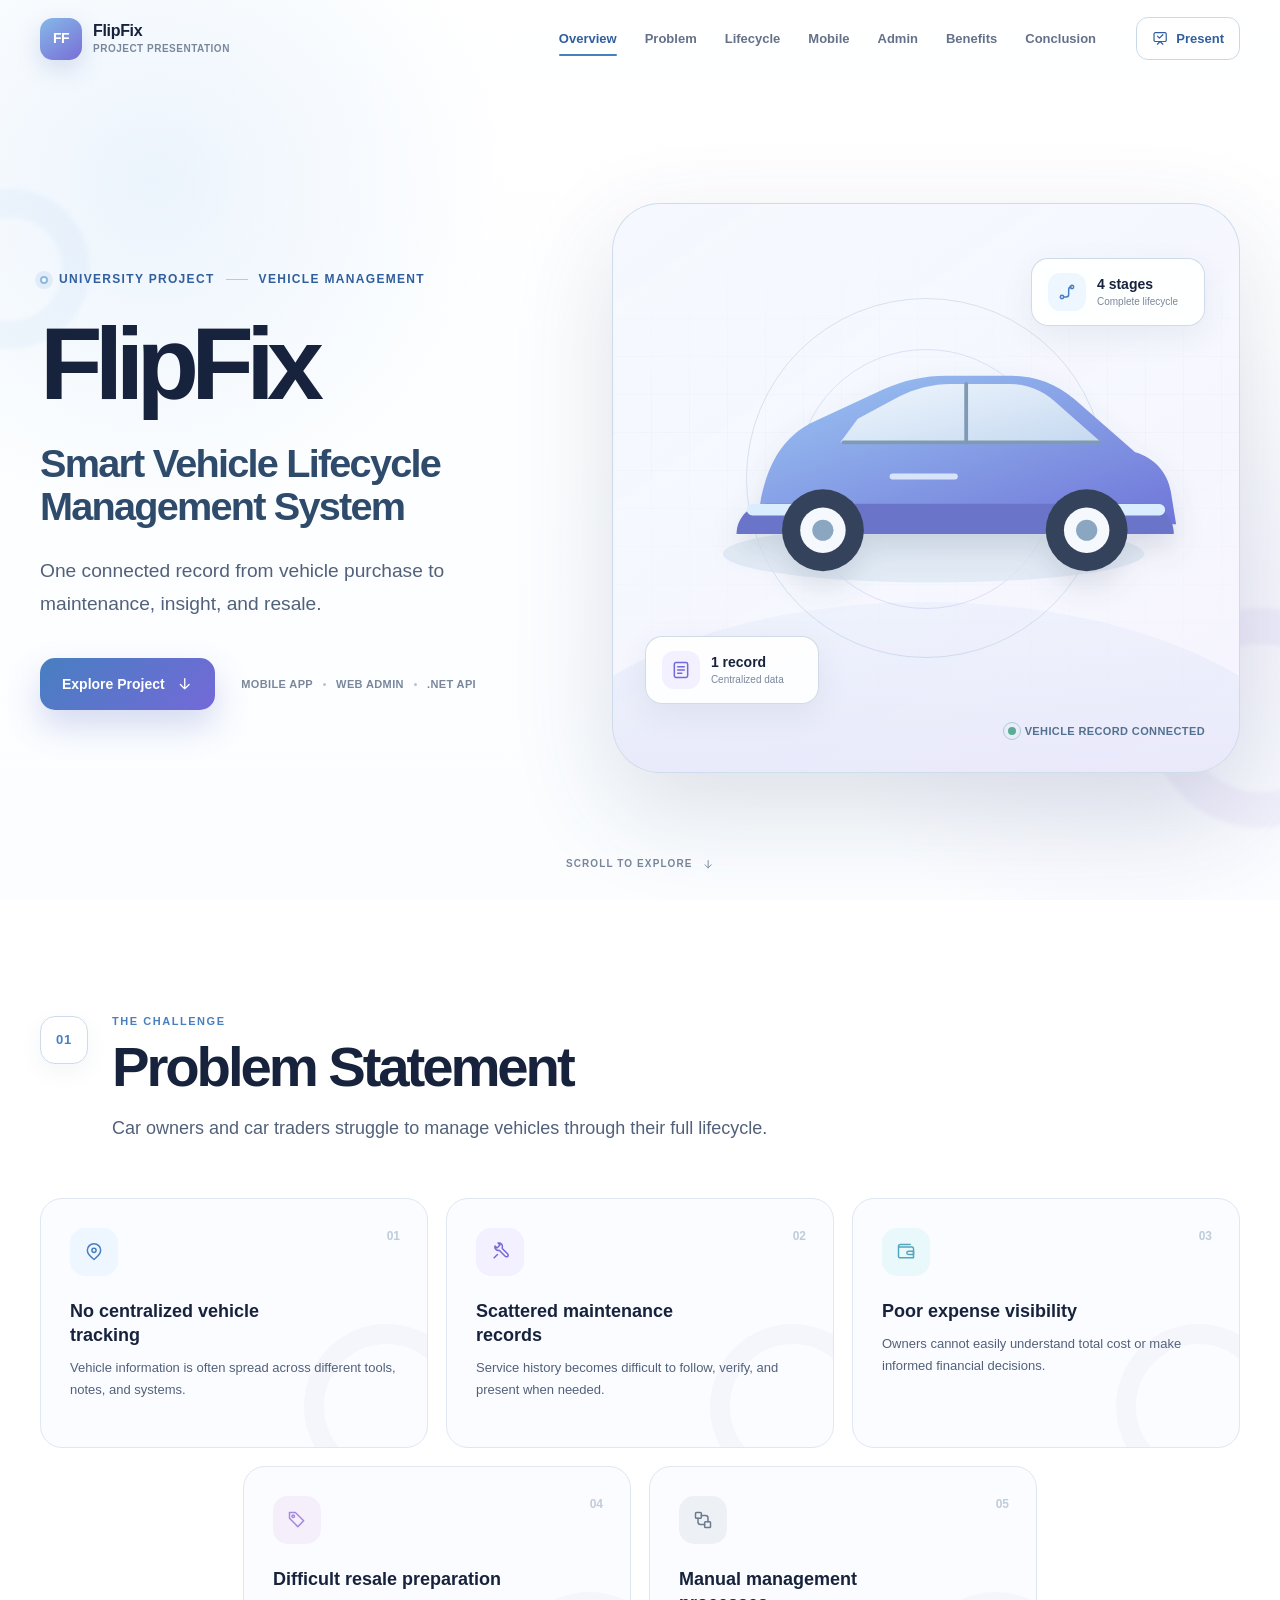
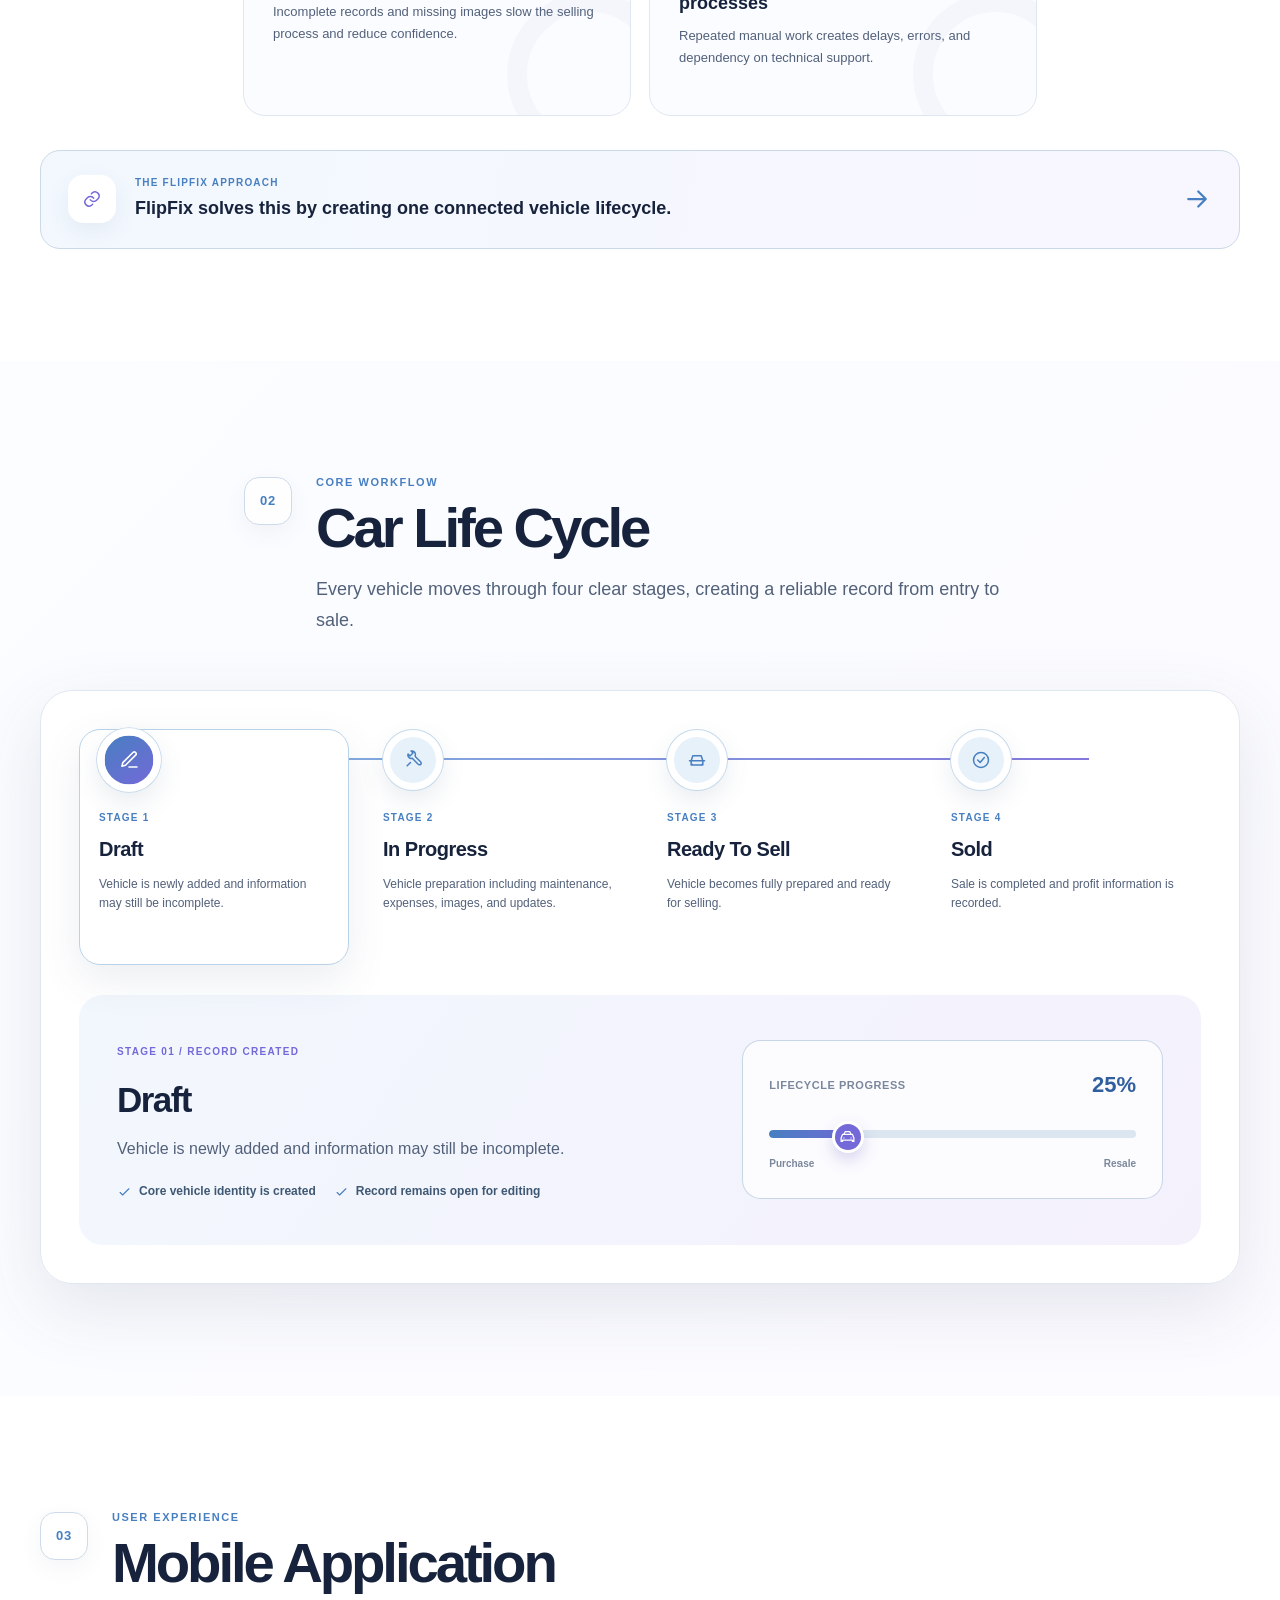
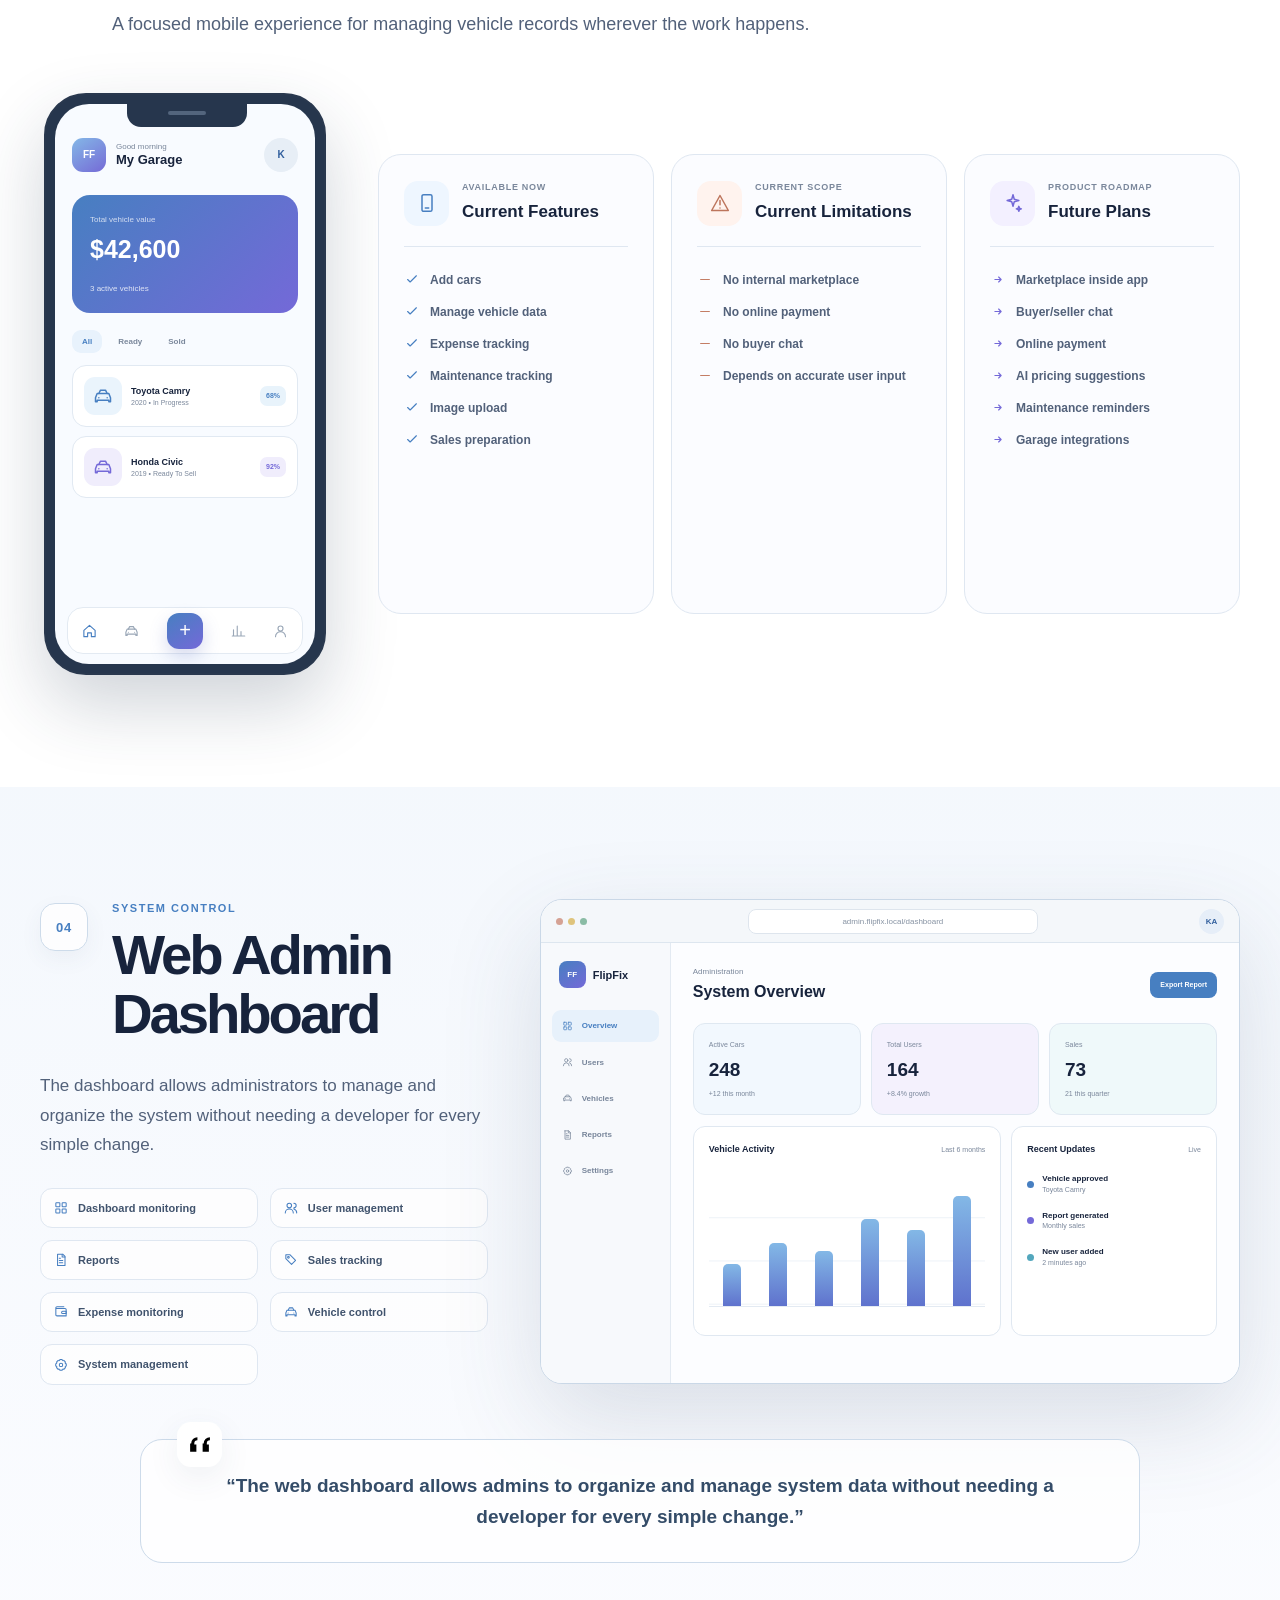
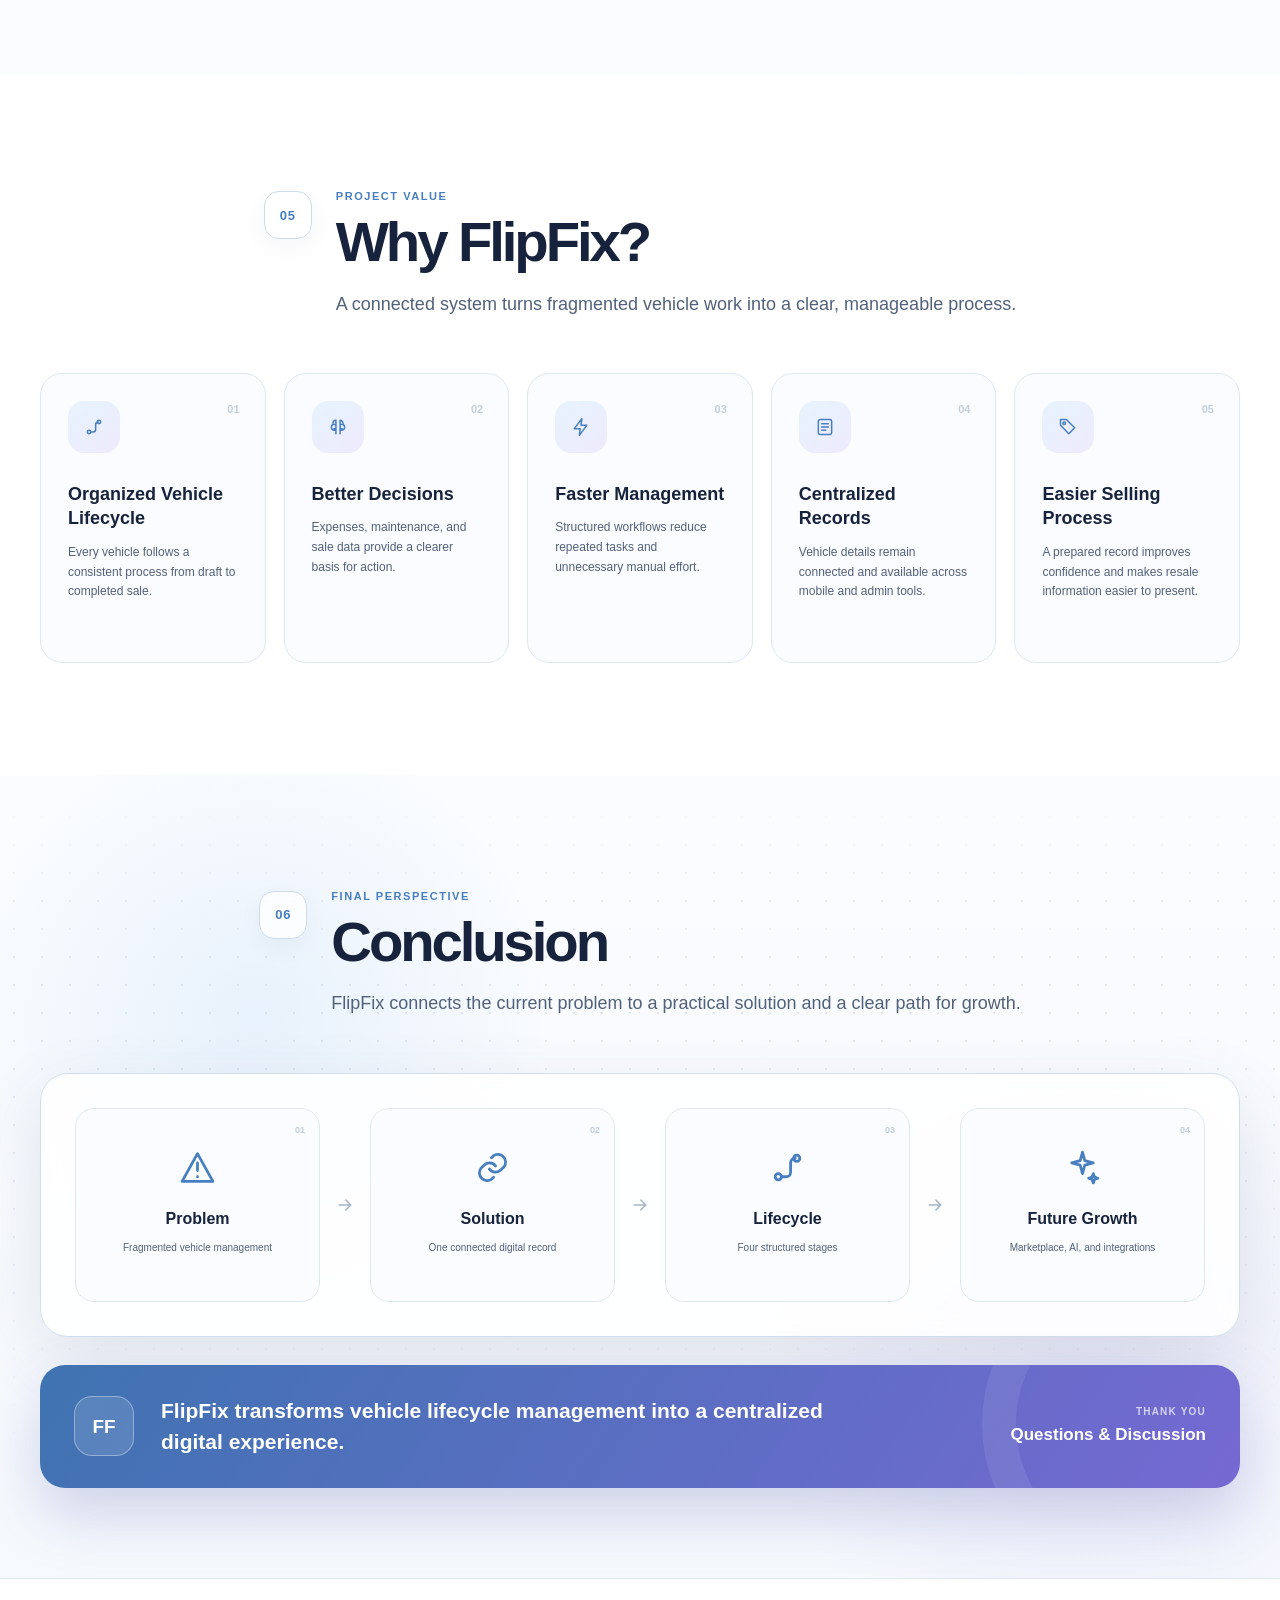
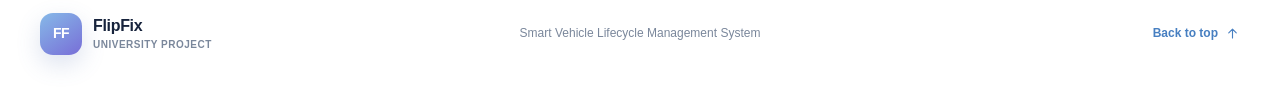
<file: index.html>
<!doctype html>
<html lang="en">
<head>
  <meta charset="utf-8">
  <meta name="viewport" content="width=device-width, initial-scale=1">
  <meta name="description" content="FlipFix university project presentation - Smart Vehicle Lifecycle Management System.">
  <title>FlipFix | Smart Vehicle Lifecycle Management System</title>
  <link rel="stylesheet" href="styles.css">
</head>
<body>
  <a class="skip-link" href="#main-content">Skip to main content</a>

  <div class="scroll-progress" aria-hidden="true">
    <span id="scrollProgress"></span>
  </div>

  <header class="site-header" id="siteHeader">
    <nav class="nav-shell container" aria-label="Primary navigation">
      <a class="brand" href="#home" aria-label="FlipFix home">
        <span class="brand-mark" aria-hidden="true">FF</span>
        <span class="brand-copy">
          <strong>FlipFix</strong>
          <small>Project Presentation</small>
        </span>
      </a>

      <button class="nav-toggle" id="navToggle" type="button" aria-expanded="false" aria-controls="navLinks">
        <span></span>
        <span></span>
        <span></span>
        <span class="sr-only">Toggle navigation</span>
      </button>

      <div class="nav-panel" id="navLinks">
        <a class="nav-link active" href="#home">Overview</a>
        <a class="nav-link" href="#problem">Problem</a>
        <a class="nav-link" href="#lifecycle">Lifecycle</a>
        <a class="nav-link" href="#mobile">Mobile</a>
        <a class="nav-link" href="#admin">Admin</a>
        <a class="nav-link" href="#benefits">Benefits</a>
        <a class="nav-link" href="#conclusion">Conclusion</a>
      </div>

      <button class="present-button" id="presentButton" type="button">
        <svg class="icon" aria-hidden="true"><use href="#icon-present"></use></svg>
        <span>Present</span>
      </button>
    </nav>
  </header>

  <main id="main-content">
    <section class="section hero" id="home" data-section="Overview">
      <div class="hero-orb hero-orb-one" aria-hidden="true"></div>
      <div class="hero-orb hero-orb-two" aria-hidden="true"></div>

      <div class="container hero-grid">
        <div class="hero-copy">
          <div class="eyebrow hero-enter" style="--delay: 0ms">
            <span class="eyebrow-dot"></span>
            University Project
            <span class="eyebrow-separator"></span>
            Vehicle Management
          </div>

          <h1 class="hero-title hero-enter" style="--delay: 100ms">FlipFix</h1>
          <p class="hero-subtitle hero-enter" style="--delay: 180ms">
            Smart Vehicle Lifecycle<br>Management System
          </p>
          <p class="hero-description hero-enter" style="--delay: 260ms">
            One connected record from vehicle purchase to maintenance, insight, and resale.
          </p>

          <div class="hero-actions hero-enter" style="--delay: 340ms">
            <a class="button button-primary" href="#problem">
              Explore Project
              <svg class="icon" aria-hidden="true"><use href="#icon-arrow-down"></use></svg>
            </a>
            <div class="platform-note" aria-label="Supported project platforms">
              <span>Mobile App</span>
              <i></i>
              <span>Web Admin</span>
              <i></i>
              <span>.NET API</span>
            </div>
          </div>
        </div>

        <div class="hero-visual hero-enter" style="--delay: 220ms" aria-label="Illustration of a connected vehicle lifecycle">
          <div class="visual-stage" id="heroVisual">
            <div class="visual-grid" aria-hidden="true"></div>
            <div class="visual-ring ring-one" aria-hidden="true"></div>
            <div class="visual-ring ring-two" aria-hidden="true"></div>

            <svg class="car-illustration" viewBox="0 0 760 430" role="img" aria-labelledby="carTitle carDesc">
              <title id="carTitle">Modern vehicle illustration</title>
              <desc id="carDesc">A blue vehicle connected to lifecycle status indicators.</desc>
              <defs>
                <linearGradient id="carBody" x1="0" y1="0" x2="1" y2="1">
                  <stop offset="0" stop-color="#9cc7f3"></stop>
                  <stop offset="1" stop-color="#6f75d8"></stop>
                </linearGradient>
                <linearGradient id="windowFill" x1="0" y1="0" x2="1" y2="1">
                  <stop offset="0" stop-color="#f7fbff"></stop>
                  <stop offset="1" stop-color="#cbdff1"></stop>
                </linearGradient>
                <filter id="softShadow" x="-30%" y="-30%" width="160%" height="180%">
                  <feDropShadow dx="0" dy="20" stdDeviation="18" flood-color="#52647c" flood-opacity=".18"></feDropShadow>
                </filter>
              </defs>
              <ellipse cx="390" cy="348" rx="278" ry="38" fill="#dce7f3" opacity=".7"></ellipse>
              <g filter="url(#softShadow)">
                <path d="M161 283c8-48 28-91 75-111l88-41c26-12 54-18 83-18h86c31 0 60 11 83 31l80 70c25 7 43 27 47 52l7 43H137l24-26z" fill="url(#carBody)"></path>
                <path d="M290 170l54-29c21-11 45-17 69-17h77c22 0 44 8 60 23l61 54H267l23-31z" fill="url(#windowFill)" opacity=".92"></path>
                <path d="M433 124v77M271 201h338" fill="none" stroke="#7f9bb4" stroke-width="5" stroke-linecap="round"></path>
                <path d="M170 282h498c22 0 39 18 39 40H130c0-22 18-40 40-40z" fill="#6b75c9"></path>
                <path d="M151 290h84M631 290h57" fill="none" stroke="#d9edff" stroke-width="15" stroke-linecap="round"></path>
                <path d="M336 246h82" fill="none" stroke="#edf7ff" stroke-width="8" stroke-linecap="round" opacity=".8"></path>
                <circle cx="244" cy="317" r="54" fill="#35435c"></circle>
                <circle cx="244" cy="317" r="30" fill="#f5f8fc"></circle>
                <circle cx="244" cy="317" r="14" fill="#8ba6c0"></circle>
                <circle cx="592" cy="317" r="54" fill="#35435c"></circle>
                <circle cx="592" cy="317" r="30" fill="#f5f8fc"></circle>
                <circle cx="592" cy="317" r="14" fill="#8ba6c0"></circle>
              </g>
            </svg>

            <div class="floating-card visual-card-one">
              <span class="floating-icon blue">
                <svg class="icon" aria-hidden="true"><use href="#icon-route"></use></svg>
              </span>
              <span><strong>4 stages</strong><small>Complete lifecycle</small></span>
            </div>
            <div class="floating-card visual-card-two">
              <span class="floating-icon purple">
                <svg class="icon" aria-hidden="true"><use href="#icon-record"></use></svg>
              </span>
              <span><strong>1 record</strong><small>Centralized data</small></span>
            </div>
            <div class="floating-status">
              <span class="pulse-dot"></span>
              Vehicle record connected
            </div>
          </div>
        </div>
      </div>

      <a class="scroll-cue" href="#problem" aria-label="Scroll to problem statement">
        <span>Scroll to explore</span>
        <svg class="icon" aria-hidden="true"><use href="#icon-arrow-down"></use></svg>
      </a>
    </section>

    <section class="section problem-section" id="problem" data-section="Problem">
      <div class="container">
        <div class="section-heading reveal">
          <div class="section-number">01</div>
          <div>
            <p class="section-kicker">The Challenge</p>
            <h2>Problem Statement</h2>
            <p class="section-lead">
              Car owners and car traders struggle to manage vehicles through their full lifecycle.
            </p>
          </div>
        </div>

        <div class="problem-grid">
          <article class="problem-card reveal" style="--reveal-delay: 0ms">
            <div class="card-icon blue"><svg class="icon"><use href="#icon-location"></use></svg></div>
            <h3>No centralized vehicle tracking</h3>
            <p>Vehicle information is often spread across different tools, notes, and systems.</p>
            <span class="card-index">01</span>
          </article>
          <article class="problem-card reveal" style="--reveal-delay: 70ms">
            <div class="card-icon purple"><svg class="icon"><use href="#icon-tools"></use></svg></div>
            <h3>Scattered maintenance records</h3>
            <p>Service history becomes difficult to follow, verify, and present when needed.</p>
            <span class="card-index">02</span>
          </article>
          <article class="problem-card reveal" style="--reveal-delay: 140ms">
            <div class="card-icon sky"><svg class="icon"><use href="#icon-wallet"></use></svg></div>
            <h3>Poor expense visibility</h3>
            <p>Owners cannot easily understand total cost or make informed financial decisions.</p>
            <span class="card-index">03</span>
          </article>
          <article class="problem-card reveal" style="--reveal-delay: 210ms">
            <div class="card-icon lavender"><svg class="icon"><use href="#icon-tag"></use></svg></div>
            <h3>Difficult resale preparation</h3>
            <p>Incomplete records and missing images slow the selling process and reduce confidence.</p>
            <span class="card-index">04</span>
          </article>
          <article class="problem-card reveal" style="--reveal-delay: 280ms">
            <div class="card-icon gray"><svg class="icon"><use href="#icon-process"></use></svg></div>
            <h3>Manual management processes</h3>
            <p>Repeated manual work creates delays, errors, and dependency on technical support.</p>
            <span class="card-index">05</span>
          </article>
        </div>

        <div class="solution-statement reveal">
          <div class="solution-symbol">
            <svg class="icon"><use href="#icon-link"></use></svg>
          </div>
          <div>
            <span>The FlipFix approach</span>
            <strong>FlipFix solves this by creating one connected vehicle lifecycle.</strong>
          </div>
          <svg class="statement-arrow icon" aria-hidden="true"><use href="#icon-arrow-right"></use></svg>
        </div>
      </div>
    </section>

    <section class="section lifecycle-section" id="lifecycle" data-section="Lifecycle">
      <div class="container">
        <div class="section-heading centered reveal">
          <div class="section-number">02</div>
          <div>
            <p class="section-kicker">Core Workflow</p>
            <h2>Car Life Cycle</h2>
            <p class="section-lead">
              Every vehicle moves through four clear stages, creating a reliable record from entry to sale.
            </p>
          </div>
        </div>

        <div class="lifecycle-shell reveal">
          <div class="timeline" role="tablist" aria-label="Vehicle lifecycle stages">
            <button class="stage-card active" type="button" role="tab" aria-selected="true" data-stage="0">
              <span class="stage-node"><svg class="icon"><use href="#icon-edit"></use></svg></span>
              <span class="stage-number">Stage 1</span>
              <strong>Draft</strong>
              <small>Vehicle is newly added and information may still be incomplete.</small>
            </button>
            <button class="stage-card" type="button" role="tab" aria-selected="false" data-stage="1">
              <span class="stage-node"><svg class="icon"><use href="#icon-tools"></use></svg></span>
              <span class="stage-number">Stage 2</span>
              <strong>In Progress</strong>
              <small>Vehicle preparation including maintenance, expenses, images, and updates.</small>
            </button>
            <button class="stage-card" type="button" role="tab" aria-selected="false" data-stage="2">
              <span class="stage-node"><svg class="icon"><use href="#icon-ready"></use></svg></span>
              <span class="stage-number">Stage 3</span>
              <strong>Ready To Sell</strong>
              <small>Vehicle becomes fully prepared and ready for selling.</small>
            </button>
            <button class="stage-card" type="button" role="tab" aria-selected="false" data-stage="3">
              <span class="stage-node"><svg class="icon"><use href="#icon-check"></use></svg></span>
              <span class="stage-number">Stage 4</span>
              <strong>Sold</strong>
              <small>Sale is completed and profit information is recorded.</small>
            </button>
          </div>

          <div class="stage-detail" id="stageDetail" role="tabpanel" aria-live="polite">
            <div class="stage-detail-main">
              <span class="detail-label" id="detailLabel">STAGE 01 / RECORD CREATED</span>
              <h3 id="detailTitle">Draft</h3>
              <p id="detailDescription">Vehicle is newly added and information may still be incomplete.</p>
              <div class="detail-points" id="detailPoints">
                <span><svg class="icon"><use href="#icon-check-small"></use></svg>Core vehicle identity is created</span>
                <span><svg class="icon"><use href="#icon-check-small"></use></svg>Record remains open for editing</span>
              </div>
            </div>
            <div class="stage-meter" aria-hidden="true">
              <div class="meter-top">
                <span>Lifecycle progress</span>
                <strong id="meterPercent">25%</strong>
              </div>
              <div class="meter-track"><span id="meterFill" style="width: 25%"></span></div>
              <div class="meter-car" id="meterCar" style="left: 25%">
                <svg class="icon"><use href="#icon-car"></use></svg>
              </div>
              <div class="meter-labels"><span>Purchase</span><span>Resale</span></div>
            </div>
          </div>
        </div>
      </div>
    </section>

    <section class="section mobile-section" id="mobile" data-section="Mobile">
      <div class="container">
        <div class="section-heading reveal">
          <div class="section-number">03</div>
          <div>
            <p class="section-kicker">User Experience</p>
            <h2>Mobile Application</h2>
            <p class="section-lead">
              A focused mobile experience for managing vehicle records wherever the work happens.
            </p>
          </div>
        </div>

        <div class="mobile-layout">
          <div class="phone-mockup reveal" aria-label="FlipFix mobile app preview">
            <div class="phone-frame">
              <div class="phone-top"><span></span></div>
              <div class="phone-screen">
                <div class="mobile-app-header">
                  <span class="mini-logo">FF</span>
                  <div><small>Good morning</small><strong>My Garage</strong></div>
                  <span class="avatar">K</span>
                </div>
                <div class="garage-summary">
                  <small>Total vehicle value</small>
                  <strong>$42,600</strong>
                  <span>3 active vehicles</span>
                </div>
                <div class="mobile-filter"><span class="active">All</span><span>Ready</span><span>Sold</span></div>
                <article class="vehicle-list-card">
                  <div class="vehicle-thumb"><svg class="icon"><use href="#icon-car"></use></svg></div>
                  <div><strong>Toyota Camry</strong><small>2020 • In Progress</small></div>
                  <span class="status-pill">68%</span>
                </article>
                <article class="vehicle-list-card">
                  <div class="vehicle-thumb purple"><svg class="icon"><use href="#icon-car"></use></svg></div>
                  <div><strong>Honda Civic</strong><small>2019 • Ready To Sell</small></div>
                  <span class="status-pill purple">92%</span>
                </article>
                <div class="mobile-bottom-nav">
                  <svg class="icon active"><use href="#icon-home"></use></svg>
                  <svg class="icon"><use href="#icon-car"></use></svg>
                  <span class="add-button">+</span>
                  <svg class="icon"><use href="#icon-chart"></use></svg>
                  <svg class="icon"><use href="#icon-user"></use></svg>
                </div>
              </div>
            </div>
          </div>

          <div class="feature-columns">
            <article class="feature-column current reveal" style="--reveal-delay: 0ms">
              <header>
                <span class="column-icon"><svg class="icon"><use href="#icon-mobile"></use></svg></span>
                <div><small>Available now</small><h3>Current Features</h3></div>
              </header>
              <ul class="feature-list">
                <li><svg class="icon"><use href="#icon-check-small"></use></svg>Add cars</li>
                <li><svg class="icon"><use href="#icon-check-small"></use></svg>Manage vehicle data</li>
                <li><svg class="icon"><use href="#icon-check-small"></use></svg>Expense tracking</li>
                <li><svg class="icon"><use href="#icon-check-small"></use></svg>Maintenance tracking</li>
                <li><svg class="icon"><use href="#icon-check-small"></use></svg>Image upload</li>
                <li><svg class="icon"><use href="#icon-check-small"></use></svg>Sales preparation</li>
              </ul>
            </article>

            <article class="feature-column limitations reveal" style="--reveal-delay: 80ms">
              <header>
                <span class="column-icon"><svg class="icon"><use href="#icon-alert"></use></svg></span>
                <div><small>Current scope</small><h3>Current Limitations</h3></div>
              </header>
              <ul class="feature-list">
                <li><svg class="icon"><use href="#icon-minus"></use></svg>No internal marketplace</li>
                <li><svg class="icon"><use href="#icon-minus"></use></svg>No online payment</li>
                <li><svg class="icon"><use href="#icon-minus"></use></svg>No buyer chat</li>
                <li><svg class="icon"><use href="#icon-minus"></use></svg>Depends on accurate user input</li>
              </ul>
            </article>

            <article class="feature-column future reveal" style="--reveal-delay: 160ms">
              <header>
                <span class="column-icon"><svg class="icon"><use href="#icon-spark"></use></svg></span>
                <div><small>Product roadmap</small><h3>Future Plans</h3></div>
              </header>
              <ul class="feature-list">
                <li><svg class="icon"><use href="#icon-arrow-small"></use></svg>Marketplace inside app</li>
                <li><svg class="icon"><use href="#icon-arrow-small"></use></svg>Buyer/seller chat</li>
                <li><svg class="icon"><use href="#icon-arrow-small"></use></svg>Online payment</li>
                <li><svg class="icon"><use href="#icon-arrow-small"></use></svg>AI pricing suggestions</li>
                <li><svg class="icon"><use href="#icon-arrow-small"></use></svg>Maintenance reminders</li>
                <li><svg class="icon"><use href="#icon-arrow-small"></use></svg>Garage integrations</li>
              </ul>
            </article>
          </div>
        </div>
      </div>
    </section>

    <section class="section admin-section" id="admin" data-section="Admin">
      <div class="container">
        <div class="admin-grid">
          <div class="admin-copy reveal">
            <div class="section-heading compact">
              <div class="section-number">04</div>
              <div>
                <p class="section-kicker">System Control</p>
                <h2>Web Admin Dashboard</h2>
              </div>
            </div>
            <p class="admin-intro">
              The dashboard allows administrators to manage and organize the system without needing a developer for every simple change.
            </p>
            <div class="admin-features">
              <span><svg class="icon"><use href="#icon-dashboard"></use></svg>Dashboard monitoring</span>
              <span><svg class="icon"><use href="#icon-users"></use></svg>User management</span>
              <span><svg class="icon"><use href="#icon-report"></use></svg>Reports</span>
              <span><svg class="icon"><use href="#icon-tag"></use></svg>Sales tracking</span>
              <span><svg class="icon"><use href="#icon-wallet"></use></svg>Expense monitoring</span>
              <span><svg class="icon"><use href="#icon-car"></use></svg>Vehicle control</span>
              <span><svg class="icon"><use href="#icon-settings"></use></svg>System management</span>
            </div>
          </div>

          <div class="dashboard-window reveal" aria-label="Web admin dashboard preview">
            <div class="browser-bar">
              <span class="browser-dots"><i></i><i></i><i></i></span>
              <span class="browser-address">admin.flipfix.local/dashboard</span>
              <span class="browser-user">KA</span>
            </div>
            <div class="dashboard-body">
              <aside class="dashboard-sidebar">
                <div class="dash-brand"><span>FF</span><strong>FlipFix</strong></div>
                <div class="sidebar-item active"><svg class="icon"><use href="#icon-dashboard"></use></svg><span>Overview</span></div>
                <div class="sidebar-item"><svg class="icon"><use href="#icon-users"></use></svg><span>Users</span></div>
                <div class="sidebar-item"><svg class="icon"><use href="#icon-car"></use></svg><span>Vehicles</span></div>
                <div class="sidebar-item"><svg class="icon"><use href="#icon-report"></use></svg><span>Reports</span></div>
                <div class="sidebar-item"><svg class="icon"><use href="#icon-settings"></use></svg><span>Settings</span></div>
              </aside>
              <div class="dashboard-content">
                <div class="dash-heading"><div><small>Administration</small><strong>System Overview</strong></div><button type="button">Export Report</button></div>
                <div class="metric-grid">
                  <div class="metric-card"><span>Active Cars</span><strong>248</strong><small>+12 this month</small></div>
                  <div class="metric-card purple"><span>Total Users</span><strong>164</strong><small>+8.4% growth</small></div>
                  <div class="metric-card sky"><span>Sales</span><strong>73</strong><small>21 this quarter</small></div>
                </div>
                <div class="dashboard-lower">
                  <div class="chart-card">
                    <div class="mock-title"><strong>Vehicle Activity</strong><span>Last 6 months</span></div>
                    <div class="bar-chart" aria-hidden="true">
                      <i style="--height: 32%"></i><i style="--height: 48%"></i><i style="--height: 42%"></i>
                      <i style="--height: 67%"></i><i style="--height: 58%"></i><i style="--height: 84%"></i>
                    </div>
                  </div>
                  <div class="activity-card">
                    <div class="mock-title"><strong>Recent Updates</strong><span>Live</span></div>
                    <div class="activity-row"><i class="blue"></i><span><strong>Vehicle approved</strong><small>Toyota Camry</small></span></div>
                    <div class="activity-row"><i class="purple"></i><span><strong>Report generated</strong><small>Monthly sales</small></span></div>
                    <div class="activity-row"><i class="sky"></i><span><strong>New user added</strong><small>2 minutes ago</small></span></div>
                  </div>
                </div>
              </div>
            </div>
          </div>
        </div>

        <blockquote class="admin-quote reveal">
          <svg class="quote-mark" aria-hidden="true"><use href="#icon-quote"></use></svg>
          <p>“The web dashboard allows admins to organize and manage system data without needing a developer for every simple change.”</p>
        </blockquote>
      </div>
    </section>

    <section class="section benefits-section" id="benefits" data-section="Benefits">
      <div class="container">
        <div class="section-heading centered reveal">
          <div class="section-number">05</div>
          <div>
            <p class="section-kicker">Project Value</p>
            <h2>Why FlipFix?</h2>
            <p class="section-lead">A connected system turns fragmented vehicle work into a clear, manageable process.</p>
          </div>
        </div>

        <div class="benefits-grid">
          <article class="benefit-card reveal" style="--reveal-delay: 0ms">
            <span class="benefit-icon"><svg class="icon"><use href="#icon-route"></use></svg></span>
            <div class="benefit-number">01</div>
            <h3>Organized Vehicle Lifecycle</h3>
            <p>Every vehicle follows a consistent process from draft to completed sale.</p>
          </article>
          <article class="benefit-card reveal" style="--reveal-delay: 60ms">
            <span class="benefit-icon"><svg class="icon"><use href="#icon-brain"></use></svg></span>
            <div class="benefit-number">02</div>
            <h3>Better Decisions</h3>
            <p>Expenses, maintenance, and sale data provide a clearer basis for action.</p>
          </article>
          <article class="benefit-card reveal" style="--reveal-delay: 120ms">
            <span class="benefit-icon"><svg class="icon"><use href="#icon-bolt"></use></svg></span>
            <div class="benefit-number">03</div>
            <h3>Faster Management</h3>
            <p>Structured workflows reduce repeated tasks and unnecessary manual effort.</p>
          </article>
          <article class="benefit-card reveal" style="--reveal-delay: 180ms">
            <span class="benefit-icon"><svg class="icon"><use href="#icon-record"></use></svg></span>
            <div class="benefit-number">04</div>
            <h3>Centralized Records</h3>
            <p>Vehicle details remain connected and available across mobile and admin tools.</p>
          </article>
          <article class="benefit-card reveal" style="--reveal-delay: 240ms">
            <span class="benefit-icon"><svg class="icon"><use href="#icon-tag"></use></svg></span>
            <div class="benefit-number">05</div>
            <h3>Easier Selling Process</h3>
            <p>A prepared record improves confidence and makes resale information easier to present.</p>
          </article>
        </div>
      </div>
    </section>

    <section class="section conclusion-section" id="conclusion" data-section="Conclusion">
      <div class="conclusion-pattern" aria-hidden="true"></div>
      <div class="container">
        <div class="section-heading centered reveal">
          <div class="section-number">06</div>
          <div>
            <p class="section-kicker">Final Perspective</p>
            <h2>Conclusion</h2>
            <p class="section-lead">FlipFix connects the current problem to a practical solution and a clear path for growth.</p>
          </div>
        </div>

        <div class="conclusion-flow reveal" aria-label="Project conclusion flow">
          <div class="conclusion-step">
            <span>01</span>
            <svg class="icon"><use href="#icon-alert"></use></svg>
            <strong>Problem</strong>
            <small>Fragmented vehicle management</small>
          </div>
          <svg class="flow-arrow icon" aria-hidden="true"><use href="#icon-arrow-right"></use></svg>
          <div class="conclusion-step">
            <span>02</span>
            <svg class="icon"><use href="#icon-link"></use></svg>
            <strong>Solution</strong>
            <small>One connected digital record</small>
          </div>
          <svg class="flow-arrow icon" aria-hidden="true"><use href="#icon-arrow-right"></use></svg>
          <div class="conclusion-step">
            <span>03</span>
            <svg class="icon"><use href="#icon-route"></use></svg>
            <strong>Lifecycle</strong>
            <small>Four structured stages</small>
          </div>
          <svg class="flow-arrow icon" aria-hidden="true"><use href="#icon-arrow-right"></use></svg>
          <div class="conclusion-step">
            <span>04</span>
            <svg class="icon"><use href="#icon-spark"></use></svg>
            <strong>Future Growth</strong>
            <small>Marketplace, AI, and integrations</small>
          </div>
        </div>

        <div class="final-message reveal">
          <div class="final-mark">FF</div>
          <p>FlipFix transforms vehicle lifecycle management into a centralized digital experience.</p>
          <div class="discussion-label">
            <span>Thank You</span>
            <strong>Questions &amp; Discussion</strong>
          </div>
        </div>
      </div>
    </section>
  </main>

  <footer class="site-footer">
    <div class="container footer-inner">
      <div class="brand footer-brand">
        <span class="brand-mark" aria-hidden="true">FF</span>
        <span class="brand-copy"><strong>FlipFix</strong><small>University Project</small></span>
      </div>
      <p>Smart Vehicle Lifecycle Management System</p>
      <a href="#home">Back to top <svg class="icon"><use href="#icon-arrow-up"></use></svg></a>
    </div>
  </footer>

  <svg class="svg-sprite" aria-hidden="true" width="0" height="0">
    <symbol id="icon-arrow-down" viewBox="0 0 24 24"><path d="M12 5v14M6 13l6 6 6-6"/></symbol>
    <symbol id="icon-arrow-up" viewBox="0 0 24 24"><path d="M12 19V5M6 11l6-6 6 6"/></symbol>
    <symbol id="icon-arrow-right" viewBox="0 0 24 24"><path d="M5 12h14M13 6l6 6-6 6"/></symbol>
    <symbol id="icon-arrow-small" viewBox="0 0 24 24"><path d="M7 12h10M13 8l4 4-4 4"/></symbol>
    <symbol id="icon-present" viewBox="0 0 24 24"><rect x="3" y="4" width="18" height="13" rx="2"/><path d="M8 21l4-4 4 4M8 9l3 3 5-5"/></symbol>
    <symbol id="icon-route" viewBox="0 0 24 24"><circle cx="6" cy="18" r="2"/><circle cx="18" cy="6" r="2"/><path d="M8 18h3a3 3 0 0 0 3-3v-6a3 3 0 0 1 3-3"/></symbol>
    <symbol id="icon-record" viewBox="0 0 24 24"><rect x="4" y="3" width="16" height="18" rx="2"/><path d="M8 8h8M8 12h8M8 16h5"/></symbol>
    <symbol id="icon-location" viewBox="0 0 24 24"><path d="M20 10c0 5-8 11-8 11S4 15 4 10a8 8 0 1 1 16 0z"/><circle cx="12" cy="10" r="2.5"/></symbol>
    <symbol id="icon-tools" viewBox="0 0 24 24"><path d="M14.7 6.3a4 4 0 0 0-5-5L12 3.6 8.4 7.2 6.1 4.9a4 4 0 0 0 5 5L18.2 17a2 2 0 1 0 2.8-2.8l-6.3-6.3z"/><path d="M5 19l4-4"/></symbol>
    <symbol id="icon-wallet" viewBox="0 0 24 24"><path d="M4 6h15a2 2 0 0 1 2 2v11H5a2 2 0 0 1-2-2V5a2 2 0 0 1 2-2h12"/><path d="M15 11h6v4h-6a2 2 0 0 1 0-4z"/></symbol>
    <symbol id="icon-tag" viewBox="0 0 24 24"><path d="M20 13l-7 7L3 10V3h7l10 10z"/><circle cx="7.5" cy="7.5" r="1.5"/></symbol>
    <symbol id="icon-process" viewBox="0 0 24 24"><rect x="3" y="3" width="7" height="7" rx="1"/><rect x="14" y="14" width="7" height="7" rx="1"/><path d="M10 6.5h5a3 3 0 0 1 3 3V14M14 17.5H9a3 3 0 0 1-3-3V10"/></symbol>
    <symbol id="icon-link" viewBox="0 0 24 24"><path d="M10 13a5 5 0 0 0 7.5.5l2-2a5 5 0 0 0-7-7l-1.2 1.2M14 11a5 5 0 0 0-7.5-.5l-2 2a5 5 0 0 0 7 7l1.2-1.2"/></symbol>
    <symbol id="icon-edit" viewBox="0 0 24 24"><path d="M12 20h9M16.5 3.5a2.1 2.1 0 0 1 3 3L8 18l-4 1 1-4L16.5 3.5z"/></symbol>
    <symbol id="icon-ready" viewBox="0 0 24 24"><path d="M3 13h18M5 13l2-6h10l2 6M6 17h.01M18 17h.01"/><path d="M5 13v5h14v-5"/></symbol>
    <symbol id="icon-check" viewBox="0 0 24 24"><circle cx="12" cy="12" r="9"/><path d="M8 12l3 3 5-6"/></symbol>
    <symbol id="icon-check-small" viewBox="0 0 24 24"><path d="M5 12l4 4L19 6"/></symbol>
    <symbol id="icon-car" viewBox="0 0 24 24"><path d="M3 14l2-5h14l2 5v5h-2v-2H5v2H3v-5z"/><path d="M7 14h.01M17 14h.01M7 9l2-4h6l2 4"/></symbol>
    <symbol id="icon-mobile" viewBox="0 0 24 24"><rect x="6" y="2" width="12" height="20" rx="2"/><path d="M10 18h4"/></symbol>
    <symbol id="icon-alert" viewBox="0 0 24 24"><path d="M12 3L2 21h20L12 3z"/><path d="M12 9v5M12 18h.01"/></symbol>
    <symbol id="icon-minus" viewBox="0 0 24 24"><path d="M5 12h14"/></symbol>
    <symbol id="icon-spark" viewBox="0 0 24 24"><path d="M12 2l1.5 5.5L19 9l-5.5 1.5L12 16l-1.5-5.5L5 9l5.5-1.5L12 2zM19 16l.8 2.2L22 19l-2.2.8L19 22l-.8-2.2L16 19l2.2-.8L19 16z"/></symbol>
    <symbol id="icon-home" viewBox="0 0 24 24"><path d="M3 11l9-8 9 8v10h-6v-6H9v6H3V11z"/></symbol>
    <symbol id="icon-chart" viewBox="0 0 24 24"><path d="M4 20V10M10 20V4M16 20v-7M22 20H2"/></symbol>
    <symbol id="icon-user" viewBox="0 0 24 24"><circle cx="12" cy="8" r="4"/><path d="M4 21a8 8 0 0 1 16 0"/></symbol>
    <symbol id="icon-dashboard" viewBox="0 0 24 24"><rect x="3" y="3" width="7" height="7" rx="1"/><rect x="14" y="3" width="7" height="7" rx="1"/><rect x="3" y="14" width="7" height="7" rx="1"/><rect x="14" y="14" width="7" height="7" rx="1"/></symbol>
    <symbol id="icon-users" viewBox="0 0 24 24"><circle cx="9" cy="8" r="4"/><path d="M2 21a7 7 0 0 1 14 0M17 4a4 4 0 0 1 0 8M17 14a7 7 0 0 1 5 7"/></symbol>
    <symbol id="icon-report" viewBox="0 0 24 24"><path d="M6 2h9l4 4v16H6V2z"/><path d="M14 2v5h5M9 13h6M9 17h6M9 9h2"/></symbol>
    <symbol id="icon-settings" viewBox="0 0 24 24"><circle cx="12" cy="12" r="3"/><path d="M19.4 15a1.7 1.7 0 0 0 .3 1.9l.1.1-2.8 2.8-.1-.1a1.7 1.7 0 0 0-1.9-.3 1.7 1.7 0 0 0-1 1.6v.2h-4V21a1.7 1.7 0 0 0-1-1.6 1.7 1.7 0 0 0-1.9.3l-.1.1L4.2 17l.1-.1a1.7 1.7 0 0 0 .3-1.9A1.7 1.7 0 0 0 3 14H2.8v-4H3a1.7 1.7 0 0 0 1.6-1 1.7 1.7 0 0 0-.3-1.9L4.2 7 7 4.2l.1.1A1.7 1.7 0 0 0 9 4.6 1.7 1.7 0 0 0 10 3V2.8h4V3a1.7 1.7 0 0 0 1 1.6 1.7 1.7 0 0 0 1.9-.3l.1-.1L19.8 7l-.1.1a1.7 1.7 0 0 0-.3 1.9 1.7 1.7 0 0 0 1.6 1h.2v4H21a1.7 1.7 0 0 0-1.6 1z"/></symbol>
    <symbol id="icon-quote" viewBox="0 0 24 24"><path d="M9 11H4a6 6 0 0 1 6-6v3a3 3 0 0 0-3 3v1h2v7H3v-8M21 11h-5a6 6 0 0 1 6-6v3a3 3 0 0 0-3 3v1h2v7h-6v-8"/></symbol>
    <symbol id="icon-brain" viewBox="0 0 24 24"><path d="M9.5 4A3.5 3.5 0 0 0 6 7.5c0 .4.1.8.2 1.2A4 4 0 0 0 4 12.3 4 4 0 0 0 8 16h1.5V4zM14.5 4A3.5 3.5 0 0 1 18 7.5c0 .4-.1.8-.2 1.2a4 4 0 0 1 2.2 3.6A4 4 0 0 1 16 16h-1.5V4zM9.5 9H7M14.5 9H17M9.5 14H7M14.5 14H17M9.5 16v4M14.5 16v4"/></symbol>
    <symbol id="icon-bolt" viewBox="0 0 24 24"><path d="M13 2L4 14h7l-1 8 9-12h-7l1-8z"/></symbol>
  </svg>

  <script src="script.js"></script>
</body>
</html>
</file>
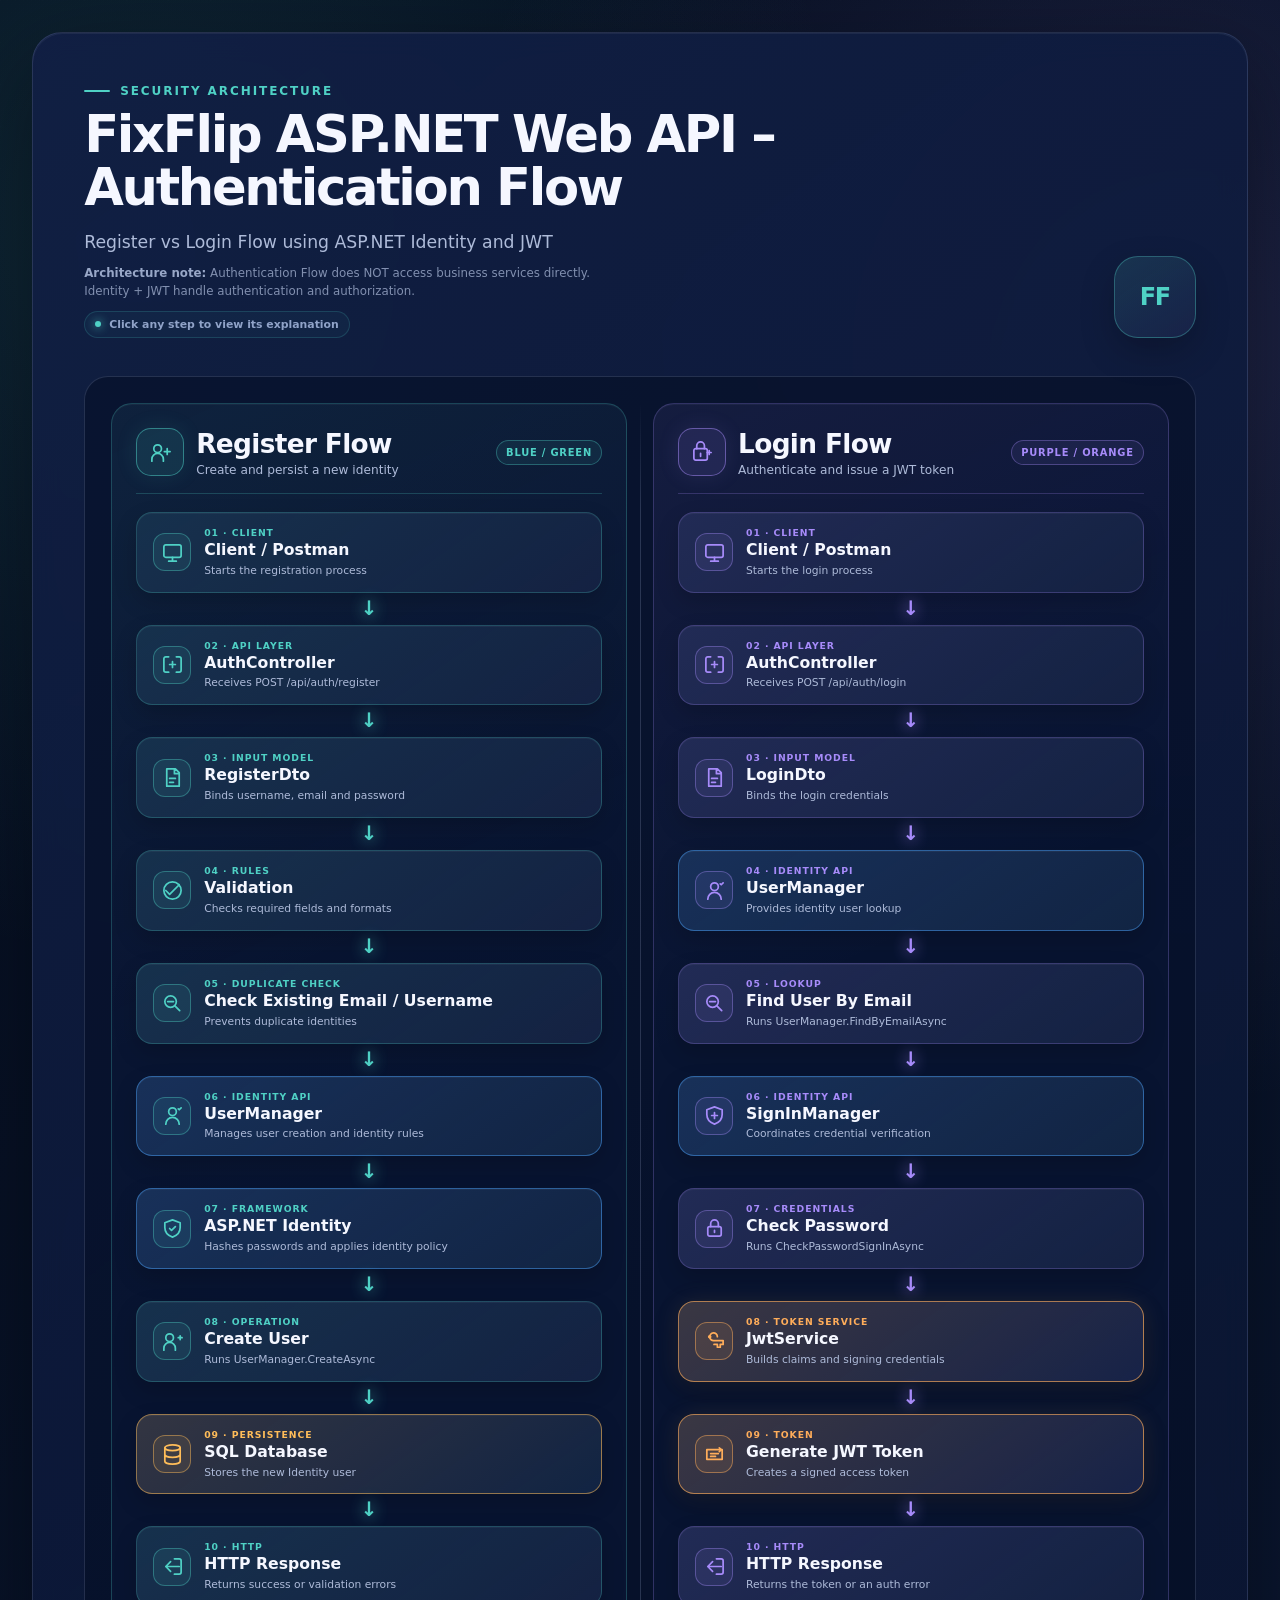
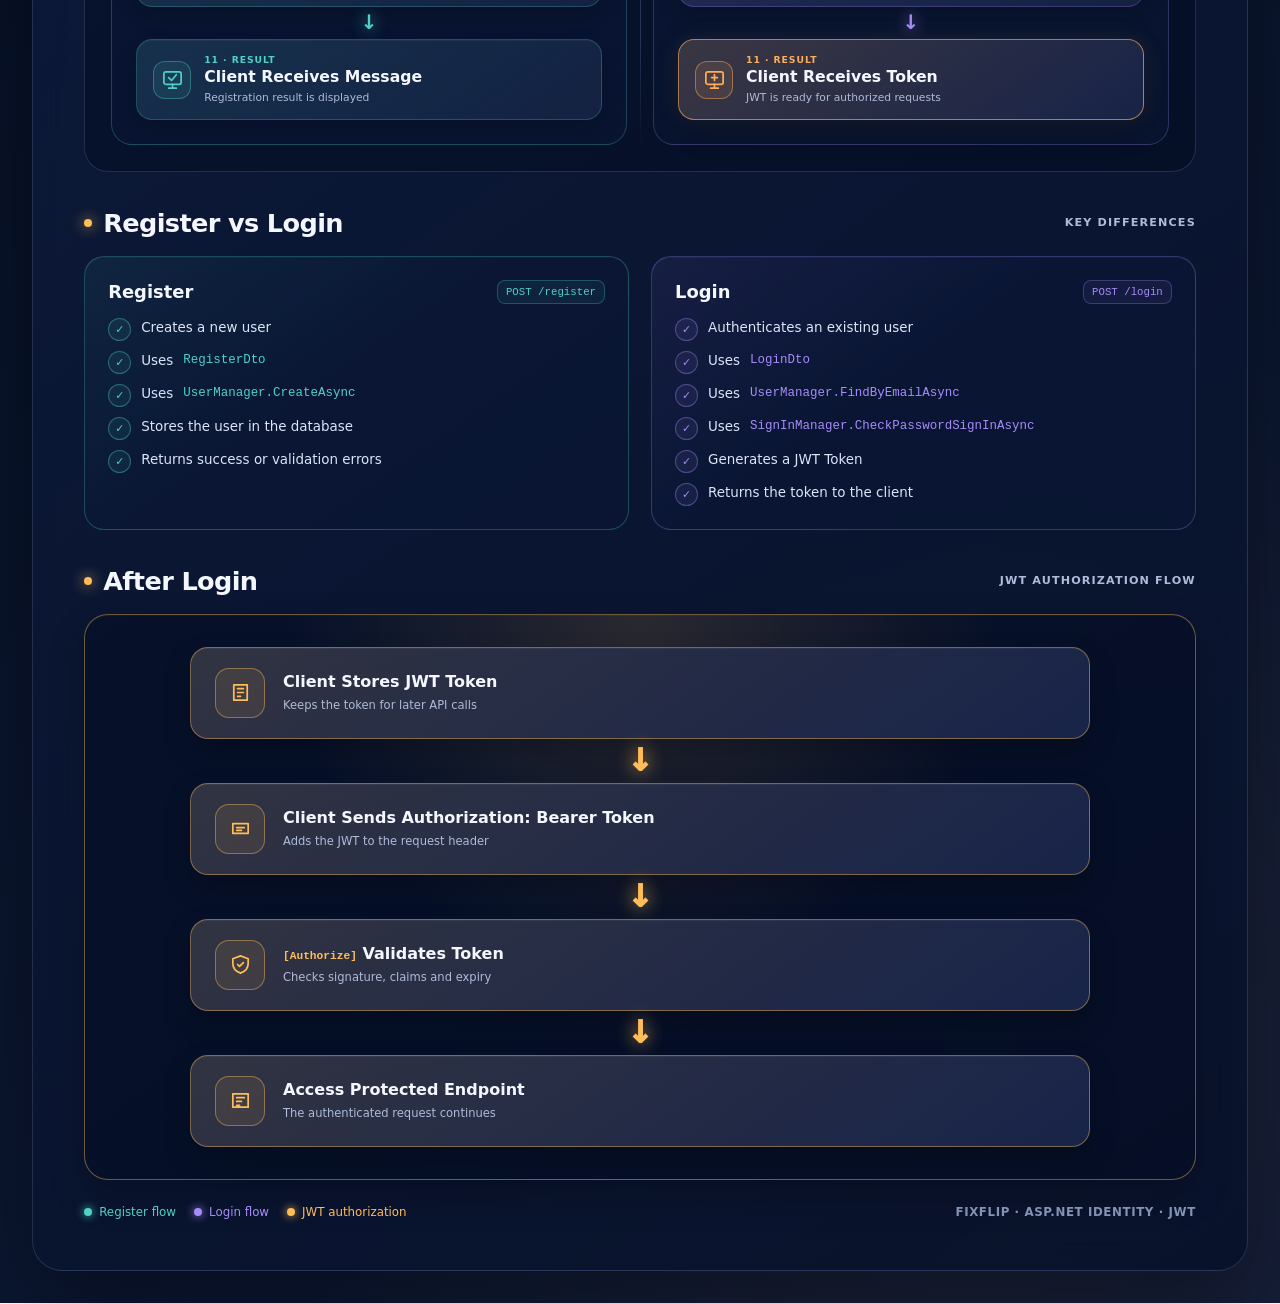
<file: fixflip-authentication-flow.html>
<!DOCTYPE html>
<html lang="en">
<head>
  <meta charset="UTF-8">
  <meta name="viewport" content="width=device-width, initial-scale=1.0">
  <meta name="description" content="FixFlip ASP.NET Web API authentication flow using ASP.NET Identity and JWT">
  <title>FixFlip ASP.NET Web API - Authentication Flow</title>
  <style>
    :root {
      --navy: #081329;
      --navy-2: #0f1d3e;
      --navy-3: #13254d;
      --text: #f5f7ff;
      --muted: #aebbd9;
      --line: rgba(164, 183, 224, 0.18);
      --register: #4fd1c5;
      --register-2: #4ea6ff;
      --register-soft: rgba(79, 209, 197, 0.11);
      --login: #a78bfa;
      --login-2: #ffad5a;
      --login-soft: rgba(167, 139, 250, 0.12);
      --jwt: #ffbd59;
      --success: #6ee7b7;
      --danger: #fb7185;
      --radius: 18px;
    }

    * {
      box-sizing: border-box;
    }

    html {
      scroll-behavior: smooth;
    }

    html,
    body {
      min-height: 100%;
      margin: 0;
    }

    body {
      padding: 32px;
      overflow-x: hidden;
      color: var(--text);
      font-family: Inter, ui-sans-serif, system-ui, -apple-system, BlinkMacSystemFont, "Segoe UI", sans-serif;
      background:
        radial-gradient(circle at 10% 8%, rgba(79, 209, 197, 0.13), transparent 25%),
        radial-gradient(circle at 92% 12%, rgba(167, 139, 250, 0.14), transparent 27%),
        radial-gradient(circle at 76% 90%, rgba(255, 173, 90, 0.08), transparent 26%),
        linear-gradient(145deg, #050d1e 0%, var(--navy) 48%, #0d1937 100%);
    }

    body::before {
      position: fixed;
      inset: 0;
      z-index: -1;
      pointer-events: none;
      content: "";
      opacity: 0.23;
      background-image:
        linear-gradient(rgba(255,255,255,0.03) 1px, transparent 1px),
        linear-gradient(90deg, rgba(255,255,255,0.03) 1px, transparent 1px);
      background-size: 42px 42px;
      mask-image: linear-gradient(to bottom, black, transparent 92%);
    }

    .presentation {
      position: relative;
      width: min(1480px, 100%);
      margin: 0 auto;
      padding: clamp(28px, 4vw, 54px);
      border: 1px solid rgba(178, 195, 233, 0.16);
      border-radius: 30px;
      background: linear-gradient(145deg, rgba(17, 31, 69, 0.91), rgba(7, 17, 41, 0.88));
      box-shadow: 0 30px 90px rgba(0, 0, 0, 0.38);
      backdrop-filter: blur(14px);
    }

    .presentation::after {
      position: absolute;
      inset: 0;
      pointer-events: none;
      content: "";
      border-radius: inherit;
      box-shadow: inset 0 1px 0 rgba(255,255,255,0.06);
    }

    header {
      display: flex;
      align-items: flex-end;
      justify-content: space-between;
      gap: 28px;
      margin-bottom: 38px;
    }

    .eyebrow {
      display: flex;
      align-items: center;
      gap: 10px;
      margin: 0 0 10px;
      color: var(--register);
      font-size: 0.75rem;
      font-weight: 850;
      letter-spacing: 0.16em;
      text-transform: uppercase;
    }

    .eyebrow::before {
      width: 26px;
      height: 2px;
      content: "";
      border-radius: 2px;
      background: currentColor;
    }

    h1 {
      max-width: 1050px;
      margin: 0;
      font-size: clamp(2rem, 4vw, 3.45rem);
      line-height: 1.04;
      letter-spacing: -0.045em;
    }

    .subtitle {
      max-width: 760px;
      margin: 14px 0 0;
      color: var(--muted);
      font-size: clamp(0.95rem, 1.5vw, 1.08rem);
      line-height: 1.6;
    }

    .architecture-note {
      max-width: 760px;
      margin: 9px 0 0;
      color: #8290b0;
      font-size: 0.74rem;
      line-height: 1.5;
    }

    .architecture-note strong {
      color: #98a7c7;
      font-weight: 750;
    }

    .click-instruction {
      display: inline-flex;
      align-items: center;
      gap: 8px;
      margin: 10px 0 0;
      padding: 6px 10px;
      border: 1px solid rgba(79, 209, 197, 0.18);
      border-radius: 999px;
      color: #90a3c8;
      font-size: 0.68rem;
      font-weight: 700;
      background: rgba(79, 209, 197, 0.045);
    }

    .click-instruction::before {
      width: 6px;
      height: 6px;
      content: "";
      border-radius: 50%;
      background: var(--register);
      box-shadow: 0 0 10px var(--register);
    }

    .brand {
      display: grid;
      flex: 0 0 auto;
      width: 82px;
      height: 82px;
      place-items: center;
      border: 1px solid rgba(79, 209, 197, 0.34);
      border-radius: 24px;
      color: var(--register);
      font-size: 1.5rem;
      font-weight: 900;
      letter-spacing: -0.06em;
      background: linear-gradient(145deg, rgba(79, 209, 197, 0.14), rgba(167, 139, 250, 0.06));
      box-shadow: 0 14px 34px rgba(0, 0, 0, 0.22);
    }

    .flow-board {
      position: relative;
      display: grid;
      grid-template-columns: repeat(2, minmax(0, 1fr));
      gap: 26px;
      padding: 26px;
      border: 1px solid var(--line);
      border-radius: 24px;
      background: rgba(4, 12, 31, 0.46);
    }

    .flow-board::before {
      position: absolute;
      top: 26px;
      bottom: 26px;
      left: 50%;
      width: 1px;
      content: "";
      background: linear-gradient(to bottom, transparent, rgba(176, 192, 229, 0.2) 8%, rgba(176, 192, 229, 0.2) 92%, transparent);
    }

    .lane {
      --accent: var(--register);
      --accent-2: var(--register-2);
      --accent-soft: var(--register-soft);
      min-width: 0;
      padding: 24px;
      border: 1px solid color-mix(in srgb, var(--accent) 25%, transparent);
      border-radius: 21px;
      background:
        linear-gradient(155deg, color-mix(in srgb, var(--accent) 7%, transparent), transparent 42%),
        rgba(10, 23, 53, 0.72);
      box-shadow: inset 0 1px 0 rgba(255,255,255,0.04);
    }

    .lane.login {
      --accent: var(--login);
      --accent-2: var(--login-2);
      --accent-soft: var(--login-soft);
    }

    .lane-header {
      display: flex;
      align-items: center;
      justify-content: space-between;
      gap: 16px;
      margin-bottom: 18px;
      padding-bottom: 16px;
      border-bottom: 1px solid color-mix(in srgb, var(--accent) 23%, transparent);
    }

    .lane-title {
      display: flex;
      align-items: center;
      gap: 12px;
    }

    .lane-icon {
      display: grid;
      flex: 0 0 48px;
      width: 48px;
      height: 48px;
      place-items: center;
      border: 1px solid color-mix(in srgb, var(--accent) 50%, transparent);
      border-radius: 15px;
      color: var(--accent);
      background: color-mix(in srgb, var(--accent) 11%, transparent);
      box-shadow: 0 0 22px color-mix(in srgb, var(--accent) 10%, transparent);
    }

    .lane-icon svg,
    .card-icon svg,
    .mini-icon svg {
      width: 23px;
      height: 23px;
      fill: none;
      stroke: currentColor;
      stroke-linecap: round;
      stroke-linejoin: round;
      stroke-width: 1.8;
    }

    .lane h2 {
      margin: 0;
      font-size: clamp(1.25rem, 2.5vw, 1.65rem);
      letter-spacing: -0.025em;
    }

    .lane-title p {
      margin: 4px 0 0;
      color: var(--muted);
      font-size: 0.76rem;
    }

    .lane-badge {
      flex: 0 0 auto;
      padding: 6px 9px;
      border: 1px solid color-mix(in srgb, var(--accent) 35%, transparent);
      border-radius: 999px;
      color: var(--accent);
      font-size: 0.62rem;
      font-weight: 850;
      letter-spacing: 0.08em;
      text-transform: uppercase;
      background: color-mix(in srgb, var(--accent) 8%, transparent);
    }

    .pipeline {
      display: flex;
      flex-direction: column;
      align-items: stretch;
    }

    .step-card {
      position: relative;
      display: flex;
      min-width: 0;
      min-height: 76px;
      align-items: center;
      gap: 13px;
      padding: 14px 16px;
      border: 1px solid color-mix(in srgb, var(--accent) 24%, transparent);
      border-radius: 16px;
      background:
        linear-gradient(145deg, var(--accent-soft), rgba(255,255,255,0.018)),
        var(--navy-2);
      box-shadow: 0 9px 22px rgba(0, 0, 0, 0.17), inset 0 1px 0 rgba(255,255,255,0.045);
      transition: transform 180ms ease, border-color 180ms ease, box-shadow 180ms ease;
    }

    .step-card:not(:last-child) {
      margin-bottom: 32px;
    }

    .step-card:not(:last-child)::after {
      position: absolute;
      top: calc(100% + 6px);
      left: 50%;
      content: "\2193";
      color: var(--accent);
      font-size: 20px;
      font-weight: 900;
      line-height: 20px;
      text-shadow: 0 0 15px currentColor;
      transform: translateX(-50%);
    }

    .step-card:hover {
      z-index: 2;
      transform: translateY(-3px);
      border-color: color-mix(in srgb, var(--accent) 62%, transparent);
      box-shadow: 0 15px 30px rgba(0, 0, 0, 0.25), 0 0 24px color-mix(in srgb, var(--accent) 10%, transparent);
    }

    .step-card[data-step-key],
    .mini-card[data-step-key] {
      cursor: pointer;
    }

    .step-card[data-step-key]:focus-visible,
    .mini-card[data-step-key]:focus-visible {
      z-index: 3;
      outline: 2px solid var(--accent, var(--jwt));
      outline-offset: 4px;
      transform: translateY(-3px);
      box-shadow: 0 0 0 5px rgba(255,255,255,.05), 0 15px 30px rgba(0,0,0,.25);
    }

    .step-card[data-step-key].is-selected {
      border-color: color-mix(in srgb, var(--accent) 78%, transparent);
      box-shadow: 0 0 0 3px color-mix(in srgb, var(--accent) 12%, transparent), 0 15px 30px rgba(0,0,0,.25);
    }

    .mini-card[data-step-key].is-selected {
      border-color: rgba(255, 189, 89, 0.82);
      box-shadow: 0 0 0 3px rgba(255,189,89,.11), 0 17px 34px rgba(0,0,0,.26);
    }

    .card-icon {
      display: grid;
      flex: 0 0 38px;
      width: 38px;
      height: 38px;
      place-items: center;
      border: 1px solid color-mix(in srgb, var(--accent) 38%, transparent);
      border-radius: 12px;
      color: var(--accent);
      background: color-mix(in srgb, var(--accent) 9%, transparent);
    }

    .step-number {
      display: block;
      margin-bottom: 3px;
      color: var(--accent);
      font-size: 0.58rem;
      font-weight: 850;
      letter-spacing: 0.1em;
      text-transform: uppercase;
    }

    .step-name {
      display: block;
      overflow-wrap: anywhere;
      font-size: 0.98rem;
      font-weight: 780;
      line-height: 1.2;
    }

    .step-detail {
      display: block;
      margin-top: 4px;
      color: var(--muted);
      font-size: 0.67rem;
      line-height: 1.3;
    }

    .endpoint {
      border-color: color-mix(in srgb, var(--accent-2) 55%, transparent);
      background:
        linear-gradient(145deg, color-mix(in srgb, var(--accent-2) 16%, transparent), rgba(255,255,255,0.02)),
        var(--navy-2);
    }

    .endpoint .card-icon,
    .endpoint .step-number {
      color: var(--accent-2);
    }

    .identity {
      border-color: rgba(78, 166, 255, 0.46);
      background:
        linear-gradient(145deg, rgba(78, 166, 255, 0.14), rgba(79, 209, 197, 0.04)),
        var(--navy-2);
    }

    .token {
      border-color: rgba(255, 173, 90, 0.62);
      background:
        linear-gradient(145deg, rgba(255, 173, 90, 0.18), rgba(167, 139, 250, 0.05)),
        var(--navy-2);
      box-shadow: 0 12px 28px rgba(0,0,0,.2), 0 0 24px rgba(255, 173, 90, 0.1);
    }

    .token .step-number {
      color: var(--login-2);
    }

    .token .card-icon {
      color: var(--login-2);
      border-color: rgba(255, 173, 90, 0.48);
      background: rgba(255, 173, 90, 0.1);
    }

    .database {
      border-color: rgba(255, 189, 89, 0.52);
      background:
        linear-gradient(145deg, rgba(255, 189, 89, 0.15), rgba(79, 209, 197, 0.035)),
        var(--navy-2);
    }

    .database .step-number {
      color: var(--jwt);
    }

    .database .card-icon {
      color: var(--jwt);
      border-color: rgba(255, 189, 89, 0.45);
      background: rgba(255, 189, 89, 0.09);
    }

    .section-heading {
      display: flex;
      align-items: center;
      gap: 11px;
      margin: 36px 0 18px;
    }

    .section-heading::before {
      width: 8px;
      height: 8px;
      content: "";
      border-radius: 50%;
      background: var(--jwt);
      box-shadow: 0 0 14px var(--jwt);
    }

    .section-heading h2 {
      margin: 0;
      font-size: clamp(1.2rem, 2.5vw, 1.6rem);
      letter-spacing: -0.025em;
    }

    .section-heading span {
      margin-left: auto;
      color: var(--muted);
      font-size: 0.7rem;
      font-weight: 800;
      letter-spacing: 0.1em;
      text-transform: uppercase;
    }

    .comparison {
      display: grid;
      grid-template-columns: repeat(2, minmax(0, 1fr));
      gap: 22px;
    }

    .compare-card {
      --accent: var(--register);
      padding: 23px;
      border: 1px solid color-mix(in srgb, var(--accent) 28%, transparent);
      border-radius: 20px;
      background:
        linear-gradient(145deg, color-mix(in srgb, var(--accent) 8%, transparent), transparent 46%),
        rgba(10, 23, 53, 0.7);
      box-shadow: inset 0 1px 0 rgba(255,255,255,.04);
    }

    .compare-card.login-compare {
      --accent: var(--login);
    }

    .compare-title {
      display: flex;
      align-items: center;
      justify-content: space-between;
      gap: 12px;
      margin-bottom: 14px;
      color: var(--accent);
    }

    .compare-title h3 {
      margin: 0;
      color: var(--text);
      font-size: 1.12rem;
    }

    .compare-title code {
      padding: 5px 8px;
      border: 1px solid color-mix(in srgb, var(--accent) 28%, transparent);
      border-radius: 8px;
      color: var(--accent);
      font-family: "Cascadia Code", Consolas, monospace;
      font-size: 0.67rem;
      background: color-mix(in srgb, var(--accent) 7%, transparent);
    }

    .compare-list {
      display: grid;
      gap: 10px;
      margin: 0;
      padding: 0;
      list-style: none;
    }

    .compare-list li {
      display: flex;
      align-items: flex-start;
      gap: 10px;
      color: #dce4f8;
      font-size: 0.84rem;
      line-height: 1.45;
    }

    .compare-list li::before {
      display: grid;
      flex: 0 0 21px;
      width: 21px;
      height: 21px;
      place-items: center;
      content: "\2713";
      border: 1px solid color-mix(in srgb, var(--accent) 38%, transparent);
      border-radius: 50%;
      color: var(--accent);
      font-size: 0.68rem;
      font-weight: 900;
      background: color-mix(in srgb, var(--accent) 8%, transparent);
    }

    .compare-list code {
      color: var(--accent);
      font-family: "Cascadia Code", Consolas, monospace;
      font-size: 0.78rem;
    }

    .after-login {
      padding: 32px;
      border: 1px solid rgba(255, 189, 89, 0.42);
      border-radius: 24px;
      background:
        radial-gradient(circle at 50% 0%, rgba(255, 189, 89, 0.14), transparent 45%),
        rgba(5, 14, 36, 0.55);
      box-shadow: 0 16px 38px rgba(0,0,0,.2), inset 0 1px 0 rgba(255,255,255,.04);
    }

    .mini-flow {
      display: flex;
      max-width: 900px;
      margin: 0 auto;
      flex-direction: column;
      gap: 44px;
    }

    .mini-card {
      position: relative;
      display: flex;
      min-width: 0;
      min-height: 92px;
      align-items: center;
      gap: 18px;
      padding: 20px 24px;
      border: 1px solid rgba(255, 189, 89, 0.42);
      border-radius: 18px;
      text-align: left;
      background:
        linear-gradient(145deg, rgba(255, 189, 89, 0.14), rgba(167, 139, 250, 0.06)),
        var(--navy-2);
      box-shadow: 0 13px 28px rgba(0,0,0,.22), inset 0 1px 0 rgba(255,255,255,.05);
    }

    .mini-card:not(:last-child)::after {
      position: absolute;
      top: calc(100% + 7px);
      left: 50%;
      content: "\2193";
      color: var(--jwt);
      font-size: 31px;
      font-weight: 950;
      line-height: 30px;
      text-shadow: 0 0 18px rgba(255,189,89,.82);
      transform: translateX(-50%);
    }

    .mini-card:hover {
      z-index: 2;
      transform: translateY(-3px);
      border-color: rgba(255, 189, 89, 0.72);
      box-shadow: 0 17px 34px rgba(0,0,0,.26), 0 0 25px rgba(255,189,89,.1);
    }

    .mini-icon {
      display: grid;
      flex: 0 0 50px;
      width: 50px;
      height: 50px;
      place-items: center;
      border: 1px solid rgba(255, 189, 89, 0.43);
      border-radius: 14px;
      color: var(--jwt);
      background: rgba(255, 189, 89, 0.09);
    }

    .mini-card strong {
      display: block;
      font-size: 1rem;
      line-height: 1.3;
    }

    .mini-card small {
      display: block;
      margin-top: 5px;
      color: var(--muted);
      font-size: 0.72rem;
      line-height: 1.35;
    }

    .mini-card code {
      color: var(--jwt);
      font-family: "Cascadia Code", Consolas, monospace;
      font-size: 0.7rem;
    }

    footer {
      display: flex;
      align-items: center;
      justify-content: space-between;
      gap: 20px;
      margin-top: 25px;
      color: var(--muted);
      font-size: 0.74rem;
    }

    .legend {
      display: flex;
      flex-wrap: wrap;
      gap: 18px;
    }

    .legend-item {
      display: flex;
      align-items: center;
      gap: 7px;
    }

    .dot {
      width: 8px;
      height: 8px;
      border-radius: 50%;
      background: currentColor;
      box-shadow: 0 0 10px currentColor;
    }

    .register-key { color: var(--register); }
    .login-key { color: var(--login); }
    .jwt-key { color: var(--jwt); }

    .architecture {
      color: #8392b6;
      font-weight: 700;
      letter-spacing: 0.05em;
      text-transform: uppercase;
    }

    body.panel-open {
      overflow: hidden;
    }

    .explanation-overlay {
      position: fixed;
      inset: 0;
      z-index: 100;
      display: flex;
      justify-content: flex-end;
      visibility: hidden;
      opacity: 0;
      background: rgba(2, 8, 22, 0.72);
      backdrop-filter: blur(8px);
      transition: opacity 220ms ease, visibility 220ms ease;
    }

    .explanation-overlay.open {
      visibility: visible;
      opacity: 1;
    }

    .explanation-panel {
      --panel-accent: var(--register);
      position: relative;
      display: flex;
      width: min(540px, 94vw);
      height: 100dvh;
      flex-direction: column;
      overflow: hidden;
      border-left: 1px solid color-mix(in srgb, var(--panel-accent) 32%, transparent);
      color: var(--text);
      background:
        radial-gradient(circle at 100% 0%, color-mix(in srgb, var(--panel-accent) 14%, transparent), transparent 34%),
        linear-gradient(155deg, #12234a, #08142f 62%, #071127);
      box-shadow: -28px 0 75px rgba(0,0,0,.42);
      transform: translateX(102%);
      transition: transform 260ms cubic-bezier(.2,.75,.25,1);
    }

    .explanation-overlay.open .explanation-panel {
      transform: translateX(0);
    }

    .panel-top {
      display: flex;
      align-items: center;
      justify-content: space-between;
      gap: 18px;
      padding: 25px 26px 19px;
      border-bottom: 1px solid rgba(172, 190, 230, 0.15);
    }

    .panel-flow {
      display: inline-flex;
      align-items: center;
      gap: 8px;
      color: var(--panel-accent);
      font-size: 0.68rem;
      font-weight: 850;
      letter-spacing: 0.12em;
      text-transform: uppercase;
    }

    .panel-flow::before {
      width: 7px;
      height: 7px;
      content: "";
      border-radius: 50%;
      background: currentColor;
      box-shadow: 0 0 12px currentColor;
    }

    .panel-close {
      display: grid;
      width: 38px;
      height: 38px;
      padding: 0;
      place-items: center;
      border: 1px solid rgba(185, 199, 231, 0.22);
      border-radius: 12px;
      color: #c8d2ea;
      font: 700 1.25rem/1 system-ui, sans-serif;
      background: rgba(255,255,255,.04);
      cursor: pointer;
      transition: border-color 160ms ease, color 160ms ease, background 160ms ease;
    }

    .panel-close:hover,
    .panel-close:focus-visible {
      border-color: color-mix(in srgb, var(--panel-accent) 55%, transparent);
      outline: none;
      color: white;
      background: color-mix(in srgb, var(--panel-accent) 10%, transparent);
    }

    .panel-content {
      flex: 1;
      overflow-y: auto;
      padding: 28px 28px 34px;
      scrollbar-color: color-mix(in srgb, var(--panel-accent) 45%, transparent) transparent;
    }

    .panel-step-number {
      margin: 0 0 7px;
      color: var(--panel-accent);
      font-size: 0.68rem;
      font-weight: 850;
      letter-spacing: 0.12em;
      text-transform: uppercase;
    }

    .panel-title {
      margin: 0;
      font-size: clamp(1.65rem, 5vw, 2.15rem);
      line-height: 1.16;
      letter-spacing: -0.035em;
    }

    .panel-arabic {
      margin-top: 28px;
      direction: rtl;
      text-align: right;
      font-family: Tahoma, Arial, sans-serif;
    }

    .panel-section {
      margin-bottom: 22px;
      padding: 18px 19px;
      border: 1px solid rgba(171, 190, 232, 0.16);
      border-radius: 16px;
      background: rgba(255,255,255,.035);
    }

    .panel-section.importance {
      border-color: color-mix(in srgb, var(--panel-accent) 30%, transparent);
      background: color-mix(in srgb, var(--panel-accent) 7%, transparent);
    }

    .panel-section h3 {
      display: flex;
      align-items: center;
      gap: 9px;
      margin: 0 0 9px;
      color: var(--panel-accent);
      font-size: 0.77rem;
      font-weight: 850;
      letter-spacing: 0.04em;
    }

    .panel-section h3::before {
      width: 5px;
      height: 5px;
      content: "";
      border-radius: 50%;
      background: currentColor;
    }

    .panel-section p {
      margin: 0;
      color: #dce4f8;
      font-size: 0.98rem;
      line-height: 1.9;
    }

    .pdf-button {
      display: flex;
      align-items: center;
      justify-content: center;
      gap: 10px;
      width: 100%;
      margin-top: 8px;
      padding: 14px 18px;
      border: 1px solid color-mix(in srgb, var(--panel-accent) 48%, transparent);
      border-radius: 14px;
      color: #071127;
      font-size: 0.86rem;
      font-weight: 850;
      text-decoration: none;
      background: var(--panel-accent);
      box-shadow: 0 12px 25px color-mix(in srgb, var(--panel-accent) 16%, transparent);
      transition: transform 160ms ease, filter 160ms ease;
    }

    .pdf-button:hover,
    .pdf-button:focus-visible {
      outline: none;
      filter: brightness(1.1);
      transform: translateY(-2px);
    }

    .pdf-page-note {
      margin: 10px 0 0;
      color: #8493b5;
      font-size: 0.67rem;
      text-align: center;
    }

    @media (max-width: 980px) {
      body { padding: 20px; }
      .presentation { padding: 30px; }
      .flow-board { gap: 18px; padding: 18px; }
      .lane { padding: 16px; }
      .lane-header { align-items: flex-start; }
      .lane-badge { display: none; }
      .step-card { min-height: 70px; padding: 12px; }
      .step-detail { display: none; }
      .mini-flow { gap: 40px; }
    }

    @media (max-width: 720px) {
      body { padding: 12px; }
      .presentation { padding: 24px 17px; border-radius: 22px; }
      header { align-items: flex-start; margin-bottom: 28px; }
      .brand { width: 60px; height: 60px; border-radius: 18px; font-size: 1.1rem; }
      .flow-board,
      .comparison {
        grid-template-columns: 1fr;
      }
      .flow-board::before { display: none; }
      .step-detail { display: block; }
      .section-heading { align-items: flex-start; flex-wrap: wrap; }
      .section-heading span { width: 100%; margin-left: 19px; }
      .mini-flow { gap: 40px; }
      .explanation-panel { width: 100%; }
      footer { align-items: flex-start; flex-direction: column; }
    }

    @media (max-width: 430px) {
      body { padding: 0; }
      .presentation { border: 0; border-radius: 0; }
      header { gap: 12px; }
      h1 { font-size: 1.75rem; }
      .flow-board { padding: 10px; border-radius: 18px; }
      .lane { padding: 13px; }
      .lane-icon { width: 42px; height: 42px; flex-basis: 42px; }
      .compare-card,
      .after-login { padding: 18px; }
      .compare-title { align-items: flex-start; flex-direction: column; }
      .mini-card { padding: 17px 15px; }
      .panel-top { padding: 19px 18px 15px; }
      .panel-content { padding: 23px 18px 28px; }
      .panel-section { padding: 16px; }
    }

    @media print {
      @page { size: A3 portrait; margin: 0; }
      body {
        padding: 16px;
        background: var(--navy);
        print-color-adjust: exact;
        -webkit-print-color-adjust: exact;
      }
      .presentation { box-shadow: none; }
      .step-card:hover { transform: none; }
      .explanation-overlay { display: none; }
    }
  </style>
</head>
<body>
  <main class="presentation">
    <header>
      <div>
        <p class="eyebrow">Security Architecture</p>
        <h1>FixFlip ASP.NET Web API &ndash; Authentication Flow</h1>
        <p class="subtitle">Register vs Login Flow using ASP.NET Identity and JWT</p>
        <p class="architecture-note"><strong>Architecture note:</strong> Authentication Flow does NOT access business services directly.<br>Identity + JWT handle authentication and authorization.</p>
        <p class="click-instruction">Click any step to view its explanation</p>
      </div>
      <div class="brand" aria-label="FixFlip">FF</div>
    </header>

    <section class="flow-board" aria-label="Register and login authentication flows">
      <article class="lane register" aria-labelledby="register-title">
        <div class="lane-header">
          <div class="lane-title">
            <span class="lane-icon">
              <svg viewBox="0 0 24 24"><circle cx="9" cy="8" r="4"/><path d="M3 21v-2a6 6 0 0 1 12 0v2M19 8v6M16 11h6"/></svg>
            </span>
            <div>
              <h2 id="register-title">Register Flow</h2>
              <p>Create and persist a new identity</p>
            </div>
          </div>
          <span class="lane-badge">Blue / Green</span>
        </div>

        <div class="pipeline">
          <div class="step-card">
            <span class="card-icon"><svg viewBox="0 0 24 24"><rect x="3" y="4" width="18" height="13" rx="2"/><path d="M8 21h8M12 17v4"/></svg></span>
            <span><span class="step-number">01 &middot; Client</span><span class="step-name">Client / Postman</span><span class="step-detail">Starts the registration process</span></span>
          </div>

          <div class="step-card">
            <span class="card-icon"><svg viewBox="0 0 24 24"><path d="M8 4H5a2 2 0 0 0-2 2v12a2 2 0 0 0 2 2h3M16 4h3a2 2 0 0 1 2 2v12a2 2 0 0 1-2 2h-3M9 12h6M12 9v6"/></svg></span>
            <span><span class="step-number">02 &middot; API Layer</span><span class="step-name">AuthController</span><span class="step-detail">Receives POST /api/auth/register</span></span>
          </div>

          <div class="step-card">
            <span class="card-icon"><svg viewBox="0 0 24 24"><path d="M6 3h9l4 4v14H6zM14 3v5h5M9 13h6M9 17h4"/></svg></span>
            <span><span class="step-number">03 &middot; Input Model</span><span class="step-name">RegisterDto</span><span class="step-detail">Binds username, email and password</span></span>
          </div>

          <div class="step-card">
            <span class="card-icon"><svg viewBox="0 0 24 24"><path d="m5 12 4 4L19 6"/><circle cx="12" cy="12" r="9"/></svg></span>
            <span><span class="step-number">04 &middot; Rules</span><span class="step-name">Validation</span><span class="step-detail">Checks required fields and formats</span></span>
          </div>

          <div class="step-card">
            <span class="card-icon"><svg viewBox="0 0 24 24"><circle cx="10" cy="10" r="6"/><path d="m14.5 14.5 5 5M7 10h6"/></svg></span>
            <span><span class="step-number">05 &middot; Duplicate Check</span><span class="step-name">Check Existing Email / Username</span><span class="step-detail">Prevents duplicate identities</span></span>
          </div>

          <div class="step-card identity">
            <span class="card-icon"><svg viewBox="0 0 24 24"><circle cx="12" cy="8" r="4"/><path d="M5 21a7 7 0 0 1 14 0M18 5l1 1 2-2"/></svg></span>
            <span><span class="step-number">06 &middot; Identity API</span><span class="step-name">UserManager</span><span class="step-detail">Manages user creation and identity rules</span></span>
          </div>

          <div class="step-card identity">
            <span class="card-icon"><svg viewBox="0 0 24 24"><path d="M12 3 4 6v5c0 5 3.5 8.5 8 10 4.5-1.5 8-5 8-10V6z"/><path d="m9 12 2 2 4-4"/></svg></span>
            <span><span class="step-number">07 &middot; Framework</span><span class="step-name">ASP.NET Identity</span><span class="step-detail">Hashes passwords and applies identity policy</span></span>
          </div>

          <div class="step-card">
            <span class="card-icon"><svg viewBox="0 0 24 24"><circle cx="9" cy="8" r="4"/><path d="M3 21v-2a6 6 0 0 1 12 0v2M18 8h4M20 6v4"/></svg></span>
            <span><span class="step-number">08 &middot; Operation</span><span class="step-name">Create User</span><span class="step-detail">Runs UserManager.CreateAsync</span></span>
          </div>

          <div class="step-card database">
            <span class="card-icon"><svg viewBox="0 0 24 24"><ellipse cx="12" cy="5" rx="8" ry="3"/><path d="M4 5v7c0 1.7 3.6 3 8 3s8-1.3 8-3V5M4 12v7c0 1.7 3.6 3 8 3s8-1.3 8-3v-7"/></svg></span>
            <span><span class="step-number">09 &middot; Persistence</span><span class="step-name">SQL Database</span><span class="step-detail">Stores the new Identity user</span></span>
          </div>

          <div class="step-card">
            <span class="card-icon"><svg viewBox="0 0 24 24"><path d="M19 12H5M10 7l-5 5 5 5"/><path d="M14 4h5a2 2 0 0 1 2 2v12a2 2 0 0 1-2 2h-5"/></svg></span>
            <span><span class="step-number">10 &middot; HTTP</span><span class="step-name">HTTP Response</span><span class="step-detail">Returns success or validation errors</span></span>
          </div>

          <div class="step-card">
            <span class="card-icon"><svg viewBox="0 0 24 24"><rect x="3" y="4" width="18" height="13" rx="2"/><path d="M8 21h8M12 17v4M8 10l3 3 5-6"/></svg></span>
            <span><span class="step-number">11 &middot; Result</span><span class="step-name">Client Receives Message</span><span class="step-detail">Registration result is displayed</span></span>
          </div>
        </div>
      </article>

      <article class="lane login" aria-labelledby="login-title">
        <div class="lane-header">
          <div class="lane-title">
            <span class="lane-icon">
              <svg viewBox="0 0 24 24"><path d="M14 8V5a4 4 0 0 0-8 0v3"/><rect x="3" y="8" width="14" height="12" rx="2"/><path d="M10 13v3M17 12h4M19 10v4"/></svg>
            </span>
            <div>
              <h2 id="login-title">Login Flow</h2>
              <p>Authenticate and issue a JWT token</p>
            </div>
          </div>
          <span class="lane-badge">Purple / Orange</span>
        </div>

        <div class="pipeline">
          <div class="step-card">
            <span class="card-icon"><svg viewBox="0 0 24 24"><rect x="3" y="4" width="18" height="13" rx="2"/><path d="M8 21h8M12 17v4"/></svg></span>
            <span><span class="step-number">01 &middot; Client</span><span class="step-name">Client / Postman</span><span class="step-detail">Starts the login process</span></span>
          </div>

          <div class="step-card">
            <span class="card-icon"><svg viewBox="0 0 24 24"><path d="M8 4H5a2 2 0 0 0-2 2v12a2 2 0 0 0 2 2h3M16 4h3a2 2 0 0 1 2 2v12a2 2 0 0 1-2 2h-3M9 12h6M12 9v6"/></svg></span>
            <span><span class="step-number">02 &middot; API Layer</span><span class="step-name">AuthController</span><span class="step-detail">Receives POST /api/auth/login</span></span>
          </div>

          <div class="step-card">
            <span class="card-icon"><svg viewBox="0 0 24 24"><path d="M6 3h9l4 4v14H6zM14 3v5h5M9 13h6M9 17h4"/></svg></span>
            <span><span class="step-number">03 &middot; Input Model</span><span class="step-name">LoginDto</span><span class="step-detail">Binds the login credentials</span></span>
          </div>

          <div class="step-card identity">
            <span class="card-icon"><svg viewBox="0 0 24 24"><circle cx="12" cy="8" r="4"/><path d="M5 21a7 7 0 0 1 14 0M18 5l1 1 2-2"/></svg></span>
            <span><span class="step-number">04 &middot; Identity API</span><span class="step-name">UserManager</span><span class="step-detail">Provides identity user lookup</span></span>
          </div>

          <div class="step-card">
            <span class="card-icon"><svg viewBox="0 0 24 24"><circle cx="10" cy="10" r="6"/><path d="m14.5 14.5 5 5M7 10h6"/></svg></span>
            <span><span class="step-number">05 &middot; Lookup</span><span class="step-name">Find User By Email</span><span class="step-detail">Runs UserManager.FindByEmailAsync</span></span>
          </div>

          <div class="step-card identity">
            <span class="card-icon"><svg viewBox="0 0 24 24"><path d="M12 3 4 6v5c0 5 3.5 8.5 8 10 4.5-1.5 8-5 8-10V6z"/><path d="M9 12h6M12 9v6"/></svg></span>
            <span><span class="step-number">06 &middot; Identity API</span><span class="step-name">SignInManager</span><span class="step-detail">Coordinates credential verification</span></span>
          </div>

          <div class="step-card">
            <span class="card-icon"><svg viewBox="0 0 24 24"><rect x="5" y="10" width="14" height="10" rx="2"/><path d="M8 10V7a4 4 0 0 1 8 0v3M12 14v2"/></svg></span>
            <span><span class="step-number">07 &middot; Credentials</span><span class="step-name">Check Password</span><span class="step-detail">Runs CheckPasswordSignInAsync</span></span>
          </div>

          <div class="step-card token">
            <span class="card-icon"><svg viewBox="0 0 24 24"><path d="M15 7a4 4 0 1 0-3.5 4H21v4h-3v3h-3v-3h-3.5"/><circle cx="7" cy="7" r="1"/></svg></span>
            <span><span class="step-number">08 &middot; Token Service</span><span class="step-name">JwtService</span><span class="step-detail">Builds claims and signing credentials</span></span>
          </div>

          <div class="step-card token">
            <span class="card-icon"><svg viewBox="0 0 24 24"><path d="M4 7h16v10H4zM8 11h8M8 14h5"/><path d="m17 5 2 2-2 2"/></svg></span>
            <span><span class="step-number">09 &middot; Token</span><span class="step-name">Generate JWT Token</span><span class="step-detail">Creates a signed access token</span></span>
          </div>

          <div class="step-card">
            <span class="card-icon"><svg viewBox="0 0 24 24"><path d="M19 12H5M10 7l-5 5 5 5"/><path d="M14 4h5a2 2 0 0 1 2 2v12a2 2 0 0 1-2 2h-5"/></svg></span>
            <span><span class="step-number">10 &middot; HTTP</span><span class="step-name">HTTP Response</span><span class="step-detail">Returns the token or an auth error</span></span>
          </div>

          <div class="step-card token">
            <span class="card-icon"><svg viewBox="0 0 24 24"><rect x="3" y="4" width="18" height="13" rx="2"/><path d="M8 21h8M12 17v4M9 10h6M12 7v6"/></svg></span>
            <span><span class="step-number">11 &middot; Result</span><span class="step-name">Client Receives Token</span><span class="step-detail">JWT is ready for authorized requests</span></span>
          </div>
        </div>
      </article>
    </section>

    <div class="section-heading">
      <h2>Register vs Login</h2>
      <span>Key Differences</span>
    </div>

    <section class="comparison" aria-label="Register and login comparison">
      <article class="compare-card">
        <div class="compare-title">
          <h3>Register</h3>
          <code>POST /register</code>
        </div>
        <ul class="compare-list">
          <li>Creates a new user</li>
          <li>Uses <code>RegisterDto</code></li>
          <li>Uses <code>UserManager.CreateAsync</code></li>
          <li>Stores the user in the database</li>
          <li>Returns success or validation errors</li>
        </ul>
      </article>

      <article class="compare-card login-compare">
        <div class="compare-title">
          <h3>Login</h3>
          <code>POST /login</code>
        </div>
        <ul class="compare-list">
          <li>Authenticates an existing user</li>
          <li>Uses <code>LoginDto</code></li>
          <li>Uses <code>UserManager.FindByEmailAsync</code></li>
          <li>Uses <code>SignInManager.CheckPasswordSignInAsync</code></li>
          <li>Generates a JWT Token</li>
          <li>Returns the token to the client</li>
        </ul>
      </article>
    </section>

    <div class="section-heading">
      <h2>After Login</h2>
      <span>JWT Authorization Flow</span>
    </div>

    <section class="after-login" aria-label="JWT authorization flow after login">
      <div class="mini-flow">
        <article class="mini-card">
          <span class="mini-icon"><svg viewBox="0 0 24 24"><path d="M5 4h14v16H5zM9 8h6M9 12h6M9 16h3"/></svg></span>
          <span><strong>Client Stores JWT Token</strong><small>Keeps the token for later API calls</small></span>
        </article>

        <article class="mini-card">
          <span class="mini-icon"><svg viewBox="0 0 24 24"><path d="M4 7h16v10H4zM8 11h8M8 14h5"/></svg></span>
          <span><strong>Client Sends Authorization: Bearer Token</strong><small>Adds the JWT to the request header</small></span>
        </article>

        <article class="mini-card">
          <span class="mini-icon"><svg viewBox="0 0 24 24"><path d="M12 3 4 6v5c0 5 3.5 8.5 8 10 4.5-1.5 8-5 8-10V6z"/><path d="m9 12 2 2 4-4"/></svg></span>
          <span><strong><code>[Authorize]</code> Validates Token</strong><small>Checks signature, claims and expiry</small></span>
        </article>

        <article class="mini-card">
          <span class="mini-icon"><svg viewBox="0 0 24 24"><path d="M4 5h16v14H4zM8 9h8M8 13h5M8 17h3"/></svg></span>
          <span><strong>Access Protected Endpoint</strong><small>The authenticated request continues</small></span>
        </article>
      </div>
    </section>

    <footer>
      <div class="legend" aria-label="Color legend">
        <span class="legend-item register-key"><span class="dot"></span>Register flow</span>
        <span class="legend-item login-key"><span class="dot"></span>Login flow</span>
        <span class="legend-item jwt-key"><span class="dot"></span>JWT authorization</span>
      </div>
      <span class="architecture">FixFlip &middot; ASP.NET Identity &middot; JWT</span>
    </footer>
  </main>

  <div class="explanation-overlay" id="explanationOverlay" aria-hidden="true">
    <aside class="explanation-panel" id="explanationPanel" role="dialog" aria-modal="true" aria-labelledby="panelTitle">
      <div class="panel-top">
        <span class="panel-flow" id="panelFlow">Register Flow</span>
        <button class="panel-close" id="panelClose" type="button" aria-label="Close explanation">&times;</button>
      </div>
      <div class="panel-content">
        <p class="panel-step-number" id="panelStepNumber">Step 01</p>
        <h2 class="panel-title" id="panelTitle">Client / Postman</h2>
        <div class="panel-arabic" lang="ar" dir="rtl">
          <section class="panel-section">
            <h3>شرح الخطوة</h3>
            <p id="panelExplanation"></p>
          </section>
          <section class="panel-section importance">
            <h3>لماذا هذه الخطوة مهمة؟</h3>
            <p id="panelImportance"></p>
          </section>
        </div>
        <a class="pdf-button" id="panelPdfLink" href="fixflip-authentication-flow-explanation-ar.pdf#page=2" target="_blank" rel="noopener">
          <span>Open PDF Page</span>
          <span aria-hidden="true">&nearr;</span>
        </a>
        <p class="pdf-page-note" id="panelPageNote">Related explanation: PDF page 2</p>
      </div>
    </aside>
  </div>

  <script>
    const explanationData = {
      "register-client": {
        title: "Client / Postman",
        flow: "Register Flow",
        step: "Step 01",
        page: 2,
        explanation: "يبدأ المستخدم أو Postman عملية التسجيل ويرسل البيانات المطلوبة لإنشاء الحساب، مثل اسم المستخدم والإيميل وكلمة المرور.",
        importance: "تمثل نقطة البداية التي تدخل منها بيانات الحساب الجديد إلى النظام، ومنها يبدأ Register Flow بالكامل."
      },
      "register-controller": {
        title: "AuthController",
        flow: "Register Flow",
        step: "Step 02",
        page: 2,
        explanation: "يستقبل AuthController طلب التسجيل القادم إلى POST /api/auth/register، ويقرأ البيانات المرسلة ثم يمررها إلى نظام Identity لتنفيذ العملية.",
        importance: "يفصل طبقة HTTP عن منطق إدارة الهوية، وينظم انتقال طلب التسجيل إلى المكونات المسؤولة بدون الوصول إلى Business Services."
      },
      "register-dto": {
        title: "RegisterDto",
        flow: "Register Flow",
        step: "Step 03",
        page: 2,
        explanation: "يستقبل RegisterDto فقط البيانات اللازمة للتسجيل، مثل UserName وEmail وPassword، بدل استقبال User Entity كامل.",
        importance: "يحدد شكل الإدخال بوضوح، ويقلل البيانات غير المطلوبة، ويحمي الخصائص الداخلية الخاصة بالمستخدم."
      },
      "register-validation": {
        title: "Validation",
        flow: "Register Flow",
        step: "Step 04",
        page: 3,
        explanation: "يتأكد النظام أن الإيميل واسم المستخدم وكلمة المرور موجودة وأن صيغتها مقبولة. عند وجود مشكلة يعيد غالبًا 400 Bad Request مع أخطاء التحقق.",
        importance: "يمنع وصول بيانات ناقصة أو غير صحيحة إلى ASP.NET Identity وقاعدة البيانات."
      },
      "register-duplicate": {
        title: "Check Existing Email / Username",
        flow: "Register Flow",
        step: "Step 05",
        page: 3,
        explanation: "يبحث النظام عن الإيميل أو اسم المستخدم قبل إنشاء الحساب للتأكد من أنهما غير مستخدمين مسبقًا. عند وجود تطابق تتوقف العملية وتفشل عملية التسجيل.",
        importance: "يحافظ على تفرّد بيانات المستخدم ويمنع إنشاء حسابات متعددة بنفس الإيميل أو اسم المستخدم."
      },
      "register-user-manager": {
        title: "UserManager",
        flow: "Register Flow",
        step: "Step 06",
        page: 3,
        explanation: "UserManager هو API أساسي داخل ASP.NET Identity لإدارة المستخدمين. في التسجيل ينفذ العملية الأهم: UserManager.CreateAsync.",
        importance: "يجمع قواعد إنشاء المستخدم وإدارة كلمة المرور والهوية في مكوّن موثوق بدل تنفيذها يدويًا."
      },
      "register-identity": {
        title: "ASP.NET Identity",
        flow: "Register Flow",
        step: "Step 07",
        page: 3,
        explanation: "ASP.NET Identity يدير المستخدمين وكلمات المرور والـRoles وقواعد الأمان. لا يخزن كلمة المرور كنص عادي، بل يحولها إلى PasswordHash آمن.",
        importance: "يوفر نظام هوية جاهزًا وآمنًا ويمنع الأخطاء الخطيرة مثل تخزين كلمات المرور بصيغة واضحة."
      },
      "register-create-user": {
        title: "Create User",
        flow: "Register Flow",
        step: "Step 08",
        page: 4,
        explanation: "تتحول بيانات RegisterDto إلى User داخل النظام، وتبدأ عملية إنشاء المستخدم فعليًا باستخدام UserManager وASP.NET Identity.",
        importance: "هذه هي اللحظة التي تتحول فيها بيانات الإدخال إلى حساب حقيقي قابل للحفظ والاستخدام."
      },
      "register-database": {
        title: "SQL Database",
        flow: "Register Flow",
        step: "Step 09",
        page: 4,
        explanation: "يُحفظ المستخدم داخل قاعدة البيانات، غالبًا في جدول AspNetUsers، بينما تُدار الأدوار من خلال جداول مثل AspNetRoles.",
        importance: "توفر التخزين الدائم للحساب حتى يستطيع المستخدم تسجيل الدخول في الطلبات المستقبلية."
      },
      "register-response": {
        title: "HTTP Response",
        flow: "Register Flow",
        step: "Step 10",
        page: 4,
        explanation: "بعد انتهاء العملية يعيد السيرفر استجابة توضح النتيجة: 200 OK عند النجاح، أو 400 Bad Request عند فشل التحقق أو وجود بيانات مكررة.",
        importance: "تعطي العميل نتيجة قياسية وواضحة يستطيع من خلالها عرض رسالة نجاح أو معالجة الأخطاء."
      },
      "register-message": {
        title: "Client Receives Message",
        flow: "Register Flow",
        step: "Step 11",
        page: 4,
        explanation: "يستلم العميل رسالة التسجيل النهائية، مثل User registered successfully، أو يستلم تفاصيل الأخطاء لعرضها للمستخدم.",
        importance: "تغلق دورة التسجيل وتخبر المستخدم بوضوح هل تم إنشاء الحساب أم يحتاج إلى تعديل البيانات."
      },
      "login-client": {
        title: "Client / Postman",
        flow: "Login Flow",
        step: "Step 01",
        page: 5,
        explanation: "يرسل المستخدم أو Postman بيانات الدخول، وهي عادة الإيميل وكلمة المرور، لبدء عملية التحقق من الحساب.",
        importance: "تمثل نقطة بداية Login Flow وتوفر بيانات الاعتماد التي سيستخدمها Identity للتحقق من المستخدم."
      },
      "login-controller": {
        title: "AuthController",
        flow: "Login Flow",
        step: "Step 02",
        page: 5,
        explanation: "يستقبل AuthController طلب POST /api/auth/login، ويقرأ الإيميل وكلمة المرور، ثم ينسق عملية التحقق وتوليد Token عند النجاح.",
        importance: "يربط طلب HTTP بمكونات Identity وJwtService مع إبقاء Authentication Flow منفصلًا عن Business Services."
      },
      "login-dto": {
        title: "LoginDto",
        flow: "Login Flow",
        step: "Step 03",
        page: 5,
        explanation: "يحتوي LoginDto على البيانات المطلوبة فقط لتسجيل الدخول، وعادة تكون Email وPassword.",
        importance: "يحافظ على عقد إدخال بسيط وآمن ويمنع إرسال أو استقبال حقول لا تحتاجها عملية الدخول."
      },
      "login-user-manager": {
        title: "UserManager",
        flow: "Login Flow",
        step: "Step 04",
        page: 6,
        explanation: "يُستخدم UserManager للوصول إلى بيانات المستخدم المسجلة داخل ASP.NET Identity والبحث عن الحساب المطلوب.",
        importance: "يوفر طريقة موحدة وآمنة للتعامل مع المستخدمين بدل كتابة استعلامات هوية مخصصة."
      },
      "login-find-user": {
        title: "Find User By Email",
        flow: "Login Flow",
        step: "Step 05",
        page: 6,
        explanation: "ينفذ النظام UserManager.FindByEmailAsync للبحث عن مستخدم يحمل الإيميل المرسل. إذا لم يوجد الحساب يعيد 401 Unauthorized.",
        importance: "يتأكد من وجود الهوية قبل محاولة فحص كلمة المرور أو إنشاء JWT Token."
      },
      "login-signin-manager": {
        title: "SignInManager",
        flow: "Login Flow",
        step: "Step 06",
        page: 6,
        explanation: "بعد العثور على المستخدم، يستخدم النظام SignInManager لإدارة محاولة تسجيل الدخول والتحقق من بيانات الاعتماد.",
        importance: "يطبق آليات Identity القياسية لفحص الدخول ويمكنه دعم سياسات مثل القفل بعد المحاولات الفاشلة."
      },
      "login-password": {
        title: "Check Password",
        flow: "Login Flow",
        step: "Step 07",
        page: 6,
        explanation: "يقارن Identity كلمة المرور المرسلة مع PasswordHash المخزن باستخدام CheckPasswordSignInAsync. الخطأ يعيد 401 Unauthorized، والصحة تسمح بمتابعة إنشاء التوكن.",
        importance: "يثبت أن صاحب الطلب يعرف كلمة المرور بدون كشف كلمة المرور المخزنة أو مقارنتها كنص عادي."
      },
      "login-jwt-service": {
        title: "JwtService",
        flow: "Login Flow",
        step: "Step 08",
        page: 6,
        explanation: "بعد نجاح التحقق، تبني JwtService الـClaims ومعلومات التوقيع ومدة الصلاحية اللازمة لإنشاء JWT Token.",
        importance: "تفصل مسؤولية إنشاء التوكن عن Controller وتضمن أن جميع التوكنات تُنشأ بطريقة موحدة."
      },
      "login-generate-token": {
        title: "Generate JWT Token",
        flow: "Login Flow",
        step: "Step 09",
        page: 7,
        explanation: "ينشئ النظام Token موقّعًا يثبت هوية المستخدم، وقد يتضمن User ID وEmail وRoles ووقت انتهاء الصلاحية.",
        importance: "يسمح للمستخدم بإثبات هويته في الطلبات التالية بدون إرسال الإيميل وكلمة المرور في كل مرة."
      },
      "login-response": {
        title: "HTTP Response",
        flow: "Login Flow",
        step: "Step 10",
        page: 7,
        explanation: "يعيد السيرفر HTTP Response يحتوي على JWT Token عند نجاح تسجيل الدخول، أو يعيد خطأ مصادقة عند فشل البيانات.",
        importance: "ينقل نتيجة المصادقة إلى العميل بصيغة قياسية يمكن للـFrontend أو Postman التعامل معها."
      },
      "login-token": {
        title: "Client Receives Token",
        flow: "Login Flow",
        step: "Step 11",
        page: 7,
        explanation: "يستلم العميل JWT Token ويحفظه، سواء كان Postman أو Frontend أو Mobile App، لاستخدامه في الطلبات المحمية.",
        importance: "يربط Login Flow بمرحلة Authorization ويمنح العميل الوسيلة المطلوبة لإثبات هويته لاحقًا."
      },
      "after-store-token": {
        title: "Client Stores JWT Token",
        flow: "After Login",
        step: "Step 01",
        page: 8,
        explanation: "يحفظ العميل التوكن داخل Postman أو التطبيق بعد نجاح تسجيل الدخول، حتى يستخدمه مع الطلبات التي تحتاج إلى مصادقة.",
        importance: "بدون حفظ التوكن لن يستطيع العميل إرساله مع الطلبات التالية والوصول إلى الموارد المحمية."
      },
      "after-send-token": {
        title: "Client Sends Authorization: Bearer Token",
        flow: "After Login",
        step: "Step 02",
        page: 8,
        explanation: "يرسل العميل JWT داخل Authorization Header بصيغة Bearer Token مع كل طلب يحتاج تسجيل دخول، مثل GET /api/car.",
        importance: "هذه هي الطريقة القياسية التي ينقل بها العميل إثبات هويته إلى ASP.NET Web API."
      },
      "after-authorize": {
        title: "[Authorize] Validates Token",
        flow: "After Login",
        step: "Step 03",
        page: 8,
        explanation: "عند وجود [Authorize] يفحص النظام وجود التوكن، وصحة التوقيع، ووقت الانتهاء، والـClaims والـRoles المطلوبة.",
        importance: "يمنع الطلبات غير الموثوقة من الوصول إلى Controller ويطبق Authentication وAuthorization قبل تنفيذ الـEndpoint."
      },
      "after-access": {
        title: "Access Protected Endpoint",
        flow: "After Login",
        step: "Step 04",
        page: 8,
        explanation: "إذا كان التوكن صحيحًا يكمل الطلب إلى Controller. التوكن المفقود أو غير الصحيح يعيد 401 Unauthorized، وعدم امتلاك الصلاحية يعيد 403 Forbidden.",
        importance: "يمثل القرار النهائي الذي يحمي بيانات ووظائف النظام ويضمن وصول المستخدمين المصرح لهم فقط."
      }
    };

    const registerKeys = [
      "register-client", "register-controller", "register-dto", "register-validation",
      "register-duplicate", "register-user-manager", "register-identity",
      "register-create-user", "register-database", "register-response", "register-message"
    ];
    const loginKeys = [
      "login-client", "login-controller", "login-dto", "login-user-manager",
      "login-find-user", "login-signin-manager", "login-password",
      "login-jwt-service", "login-generate-token", "login-response", "login-token"
    ];
    const afterLoginKeys = [
      "after-store-token", "after-send-token", "after-authorize", "after-access"
    ];

    const overlay = document.getElementById("explanationOverlay");
    const panel = document.getElementById("explanationPanel");
    const closeButton = document.getElementById("panelClose");
    const flowLabel = document.getElementById("panelFlow");
    const stepNumber = document.getElementById("panelStepNumber");
    const panelTitle = document.getElementById("panelTitle");
    const explanation = document.getElementById("panelExplanation");
    const importance = document.getElementById("panelImportance");
    const pdfLink = document.getElementById("panelPdfLink");
    const pageNote = document.getElementById("panelPageNote");
    let lastTrigger = null;

    const flowColors = {
      "Register Flow": "#4fd1c5",
      "Login Flow": "#a78bfa",
      "After Login": "#ffbd59"
    };

    function openExplanation(key, trigger) {
      const data = explanationData[key];
      if (!data) return;

      document.querySelectorAll(".is-selected").forEach((card) => card.classList.remove("is-selected"));
      trigger.classList.add("is-selected");
      lastTrigger = trigger;

      panel.style.setProperty("--panel-accent", flowColors[data.flow]);
      flowLabel.textContent = data.flow;
      stepNumber.textContent = data.step;
      panelTitle.textContent = data.title;
      explanation.textContent = data.explanation;
      importance.textContent = data.importance;
      pdfLink.href = `fixflip-authentication-flow-explanation-ar.pdf#page=${data.page}`;
      pageNote.textContent = `Related explanation: PDF page ${data.page}`;

      overlay.classList.add("open");
      overlay.setAttribute("aria-hidden", "false");
      document.body.classList.add("panel-open");
      requestAnimationFrame(() => closeButton.focus());
    }

    function closeExplanation() {
      const triggerToRestore = lastTrigger;
      overlay.classList.remove("open");
      overlay.setAttribute("aria-hidden", "true");
      document.body.classList.remove("panel-open");
      document.querySelectorAll(".is-selected").forEach((card) => card.classList.remove("is-selected"));
      if (triggerToRestore) {
        requestAnimationFrame(() => triggerToRestore.focus({ preventScroll: true }));
      }
    }

    function wireCards(selector, keys) {
      const cards = [...document.querySelectorAll(selector)];
      cards.forEach((card, index) => {
        const key = keys[index];
        const data = explanationData[key];
        card.dataset.stepKey = key;
        card.tabIndex = 0;
        card.setAttribute("role", "button");
        card.setAttribute("aria-haspopup", "dialog");
        card.setAttribute("aria-label", `Open Arabic explanation for ${data.title}`);
        card.title = "Click to view Arabic explanation";
        card.addEventListener("click", () => openExplanation(key, card));
        card.addEventListener("keydown", (event) => {
          if (event.key === "Enter" || event.key === " ") {
            event.preventDefault();
            openExplanation(key, card);
          }
        });
      });
    }

    wireCards(".lane.register .step-card", registerKeys);
    wireCards(".lane.login .step-card", loginKeys);
    wireCards(".after-login .mini-card", afterLoginKeys);

    closeButton.addEventListener("click", closeExplanation);
    overlay.addEventListener("click", (event) => {
      if (event.target === overlay) closeExplanation();
    });

    document.addEventListener("keydown", (event) => {
      if (event.key === "Escape" && overlay.classList.contains("open")) {
        closeExplanation();
      }
      if (event.key === "Tab" && overlay.classList.contains("open")) {
        const focusable = [...panel.querySelectorAll("button, a[href]")];
        const first = focusable[0];
        const last = focusable[focusable.length - 1];
        if (event.shiftKey && document.activeElement === first) {
          event.preventDefault();
          last.focus();
        } else if (!event.shiftKey && document.activeElement === last) {
          event.preventDefault();
          first.focus();
        }
      }
    });
  </script>
</body>
</html>
</file>
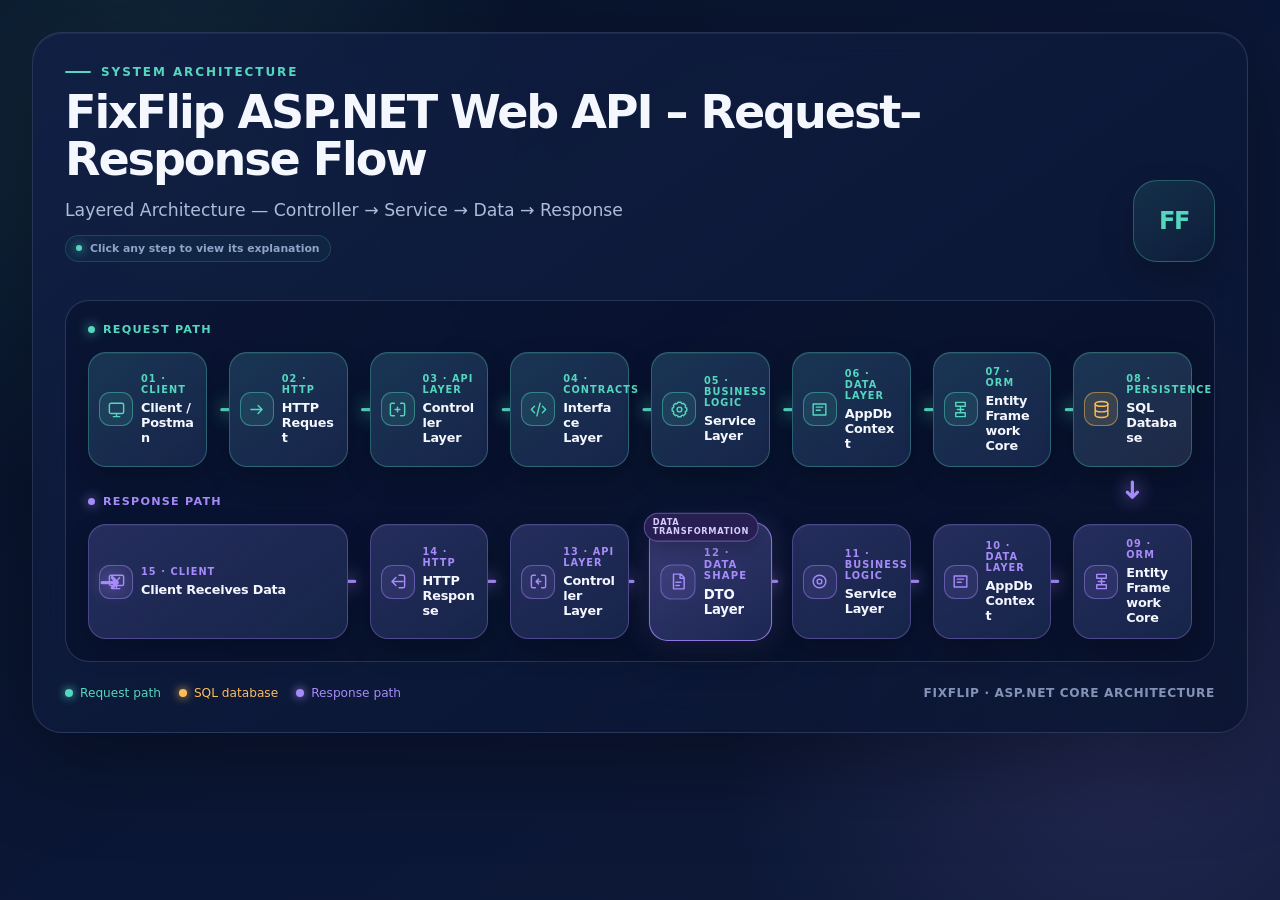
<file: fixflip-backend-flow.html>
<!DOCTYPE html>
<html lang="en">
<head>
  <meta charset="UTF-8">
  <meta name="viewport" content="width=device-width, initial-scale=1.0">
  <meta name="description" content="FixFlip backend request-response architecture flow">
  <title>FixFlip ASP.NET Web API - Request-Response Flow</title>
  <style>
    :root {
      --navy: #0b1736;
      --navy-2: #111f45;
      --panel: rgba(18, 34, 72, 0.74);
      --line: rgba(151, 171, 216, 0.22);
      --text: #f5f7ff;
      --muted: #aebbd9;
      --request: #55d6be;
      --request-soft: rgba(85, 214, 190, 0.12);
      --response: #a78bfa;
      --response-soft: rgba(167, 139, 250, 0.13);
      --database: #ffbd59;
      --database-soft: rgba(255, 189, 89, 0.13);
      --arrow: #6680b8;
      --radius: 18px;
    }

    * {
      box-sizing: border-box;
    }

    html,
    body {
      min-height: 100%;
      margin: 0;
    }

    body {
      display: grid;
      place-items: center;
      padding: 32px;
      overflow-x: hidden;
      color: var(--text);
      font-family: Inter, ui-sans-serif, system-ui, -apple-system, BlinkMacSystemFont, "Segoe UI", sans-serif;
      background:
        radial-gradient(circle at 12% 14%, rgba(85, 214, 190, 0.13), transparent 28%),
        radial-gradient(circle at 88% 82%, rgba(167, 139, 250, 0.14), transparent 30%),
        linear-gradient(145deg, #071127 0%, var(--navy) 54%, #0e1937 100%);
    }

    body::before {
      position: fixed;
      inset: 0;
      pointer-events: none;
      content: "";
      opacity: 0.24;
      background-image:
        linear-gradient(rgba(255,255,255,0.03) 1px, transparent 1px),
        linear-gradient(90deg, rgba(255,255,255,0.03) 1px, transparent 1px);
      background-size: 42px 42px;
      mask-image: linear-gradient(to bottom, black, transparent 84%);
    }

    .presentation {
      position: relative;
      width: min(1700px, 100%);
      padding: clamp(28px, 4vw, 54px);
      border: 1px solid rgba(178, 195, 233, 0.16);
      border-radius: 30px;
      background: linear-gradient(145deg, rgba(17, 31, 69, 0.88), rgba(9, 20, 47, 0.82));
      box-shadow: 0 30px 90px rgba(0, 0, 0, 0.35);
      backdrop-filter: blur(14px);
    }

    .presentation::after {
      position: absolute;
      inset: 0;
      pointer-events: none;
      content: "";
      border-radius: inherit;
      box-shadow: inset 0 1px 0 rgba(255,255,255,0.06);
    }

    header {
      display: flex;
      align-items: flex-end;
      justify-content: space-between;
      gap: 28px;
      margin-bottom: 38px;
    }

    .eyebrow {
      display: flex;
      align-items: center;
      gap: 10px;
      margin: 0 0 10px;
      color: var(--request);
      font-size: 0.75rem;
      font-weight: 800;
      letter-spacing: 0.16em;
      text-transform: uppercase;
    }

    .eyebrow::before {
      width: 26px;
      height: 2px;
      content: "";
      border-radius: 2px;
      background: currentColor;
    }

    h1 {
      margin: 0;
      font-size: clamp(1.9rem, 3.6vw, 3.2rem);
      line-height: 1.02;
      letter-spacing: -0.045em;
    }

    .subtitle {
      max-width: 660px;
      margin: 14px 0 0;
      color: var(--muted);
      font-size: clamp(0.95rem, 1.5vw, 1.08rem);
      line-height: 1.6;
    }

    .click-instruction {
      display: inline-flex;
      align-items: center;
      gap: 8px;
      margin: 10px 0 0;
      padding: 6px 10px;
      border: 1px solid rgba(85, 214, 190, 0.18);
      border-radius: 999px;
      color: #90a3c8;
      font-size: 0.68rem;
      font-weight: 700;
      background: rgba(85, 214, 190, 0.045);
    }

    .click-instruction::before {
      width: 6px;
      height: 6px;
      content: "";
      border-radius: 50%;
      background: var(--request);
      box-shadow: 0 0 10px var(--request);
    }

    .brand {
      display: grid;
      flex: 0 0 auto;
      width: 82px;
      height: 82px;
      place-items: center;
      border: 1px solid rgba(85, 214, 190, 0.32);
      border-radius: 24px;
      color: var(--request);
      font-size: 1.5rem;
      font-weight: 900;
      letter-spacing: -0.06em;
      background: linear-gradient(145deg, rgba(85, 214, 190, 0.13), rgba(85, 214, 190, 0.03));
      box-shadow: 0 14px 34px rgba(0, 0, 0, 0.2);
    }

    .flow-shell {
      position: relative;
      padding: 29px;
      border: 1px solid var(--line);
      border-radius: 24px;
      background: rgba(5, 14, 36, 0.42);
    }

    .path-label {
      display: flex;
      align-items: center;
      gap: 8px;
      font-size: 0.7rem;
      font-weight: 800;
      letter-spacing: 0.11em;
      text-transform: uppercase;
    }

    .path-label::before {
      width: 7px;
      height: 7px;
      content: "";
      border-radius: 50%;
      background: currentColor;
      box-shadow: 0 0 12px currentColor;
    }

    .request-label {
      grid-area: 1 / 1 / 2 / 9;
      color: var(--request);
    }

    .response-label {
      grid-area: 3 / 1 / 4 / 9;
      margin-top: 12px;
      color: var(--response);
    }

    .flow {
      display: grid;
      grid-template-columns: repeat(8, minmax(0, 1fr));
      grid-template-rows: auto minmax(112px, auto) auto minmax(112px, auto);
      gap: 16px 22px;
    }

    .node {
      --accent: var(--request);
      --accent-soft: var(--request-soft);
      position: relative;
      z-index: 1;
      display: flex;
      min-width: 0;
      align-items: center;
      gap: 13px;
      padding: 17px 16px;
      border: 1px solid color-mix(in srgb, var(--accent) 32%, transparent);
      border-radius: var(--radius);
      background:
        linear-gradient(145deg, var(--accent-soft), rgba(255,255,255,0.025)),
        var(--navy-2);
      box-shadow: 0 12px 28px rgba(0, 0, 0, 0.2), inset 0 1px 0 rgba(255,255,255,0.05);
      transition: transform 180ms ease, border-color 180ms ease, box-shadow 180ms ease;
    }

    .node:hover {
      z-index: 2;
      transform: translateY(-4px);
      border-color: color-mix(in srgb, var(--accent) 68%, transparent);
      box-shadow: 0 18px 36px rgba(0, 0, 0, 0.28), 0 0 24px color-mix(in srgb, var(--accent) 12%, transparent);
    }

    .node[data-step-key] {
      cursor: pointer;
    }

    .node[data-step-key]:focus-visible {
      z-index: 3;
      outline: 2px solid var(--accent);
      outline-offset: 4px;
      transform: translateY(-4px);
      box-shadow: 0 0 0 5px rgba(255,255,255,.05), 0 18px 36px rgba(0,0,0,.28);
    }

    .node[data-step-key].is-selected {
      border-color: color-mix(in srgb, var(--accent) 78%, transparent);
      box-shadow: 0 0 0 3px color-mix(in srgb, var(--accent) 12%, transparent), 0 18px 36px rgba(0,0,0,.28);
    }

    .node.response {
      --accent: var(--response);
      --accent-soft: var(--response-soft);
    }

    .database-node {
      background:
        linear-gradient(145deg, var(--request-soft), rgba(255, 189, 89, 0.06)),
        var(--navy-2);
    }

    .database-node .icon {
      border-color: rgba(255, 189, 89, 0.48);
      color: var(--database);
      background: var(--database-soft);
    }

    .dto {
      border-color: rgba(167, 139, 250, 0.78);
      background:
        linear-gradient(145deg, rgba(167, 139, 250, 0.25), rgba(167, 139, 250, 0.07)),
        var(--navy-2);
      box-shadow:
        0 16px 34px rgba(0, 0, 0, 0.24),
        0 0 28px rgba(167, 139, 250, 0.18),
        inset 0 1px 0 rgba(255,255,255,0.08);
      transform: scale(1.035);
    }

    .dto::before {
      position: absolute;
      top: -10px;
      right: 12px;
      padding: 4px 8px;
      content: "Data transformation";
      border: 1px solid rgba(167, 139, 250, 0.45);
      border-radius: 999px;
      color: #d8ccff;
      font-size: 0.5rem;
      font-weight: 850;
      letter-spacing: 0.08em;
      text-transform: uppercase;
      background: #271f51;
      box-shadow: 0 6px 16px rgba(0, 0, 0, 0.22);
    }

    .dto:hover {
      transform: translateY(-4px) scale(1.035);
    }

    .icon {
      display: grid;
      flex: 0 0 42px;
      width: 42px;
      height: 42px;
      place-items: center;
      border: 1px solid color-mix(in srgb, var(--accent) 45%, transparent);
      border-radius: 13px;
      color: var(--accent);
      background: color-mix(in srgb, var(--accent) 10%, transparent);
    }

    .icon svg {
      width: 22px;
      height: 22px;
      fill: none;
      stroke: currentColor;
      stroke-linecap: round;
      stroke-linejoin: round;
      stroke-width: 1.8;
    }

    .copy {
      min-width: 0;
    }

    .step {
      display: block;
      margin-bottom: 5px;
      color: var(--accent);
      font-size: 0.61rem;
      font-weight: 850;
      letter-spacing: 0.11em;
      text-transform: uppercase;
    }

    .name {
      display: block;
      overflow-wrap: anywhere;
      font-size: clamp(0.82rem, 1.15vw, 0.98rem);
      font-weight: 750;
      line-height: 1.18;
      letter-spacing: -0.015em;
    }

    .detail {
      display: block;
      margin-top: 5px;
      color: var(--muted);
      font-size: 0.67rem;
      line-height: 1.25;
    }

    .node::after {
      position: absolute;
      z-index: -1;
      content: "\279C";
      color: var(--accent);
      font-size: 26px;
      line-height: 1;
      text-shadow: 0 0 18px currentColor;
    }

    .right::after {
      top: 50%;
      left: calc(100% + 13px);
      transform: translateY(-50%);
    }

    .left::after {
      top: 50%;
      right: calc(100% + 13px);
      transform: translateY(-50%) rotate(180deg);
    }

    .down::after {
      top: calc(100% + 11px);
      left: 50%;
      transform: translateX(-50%) rotate(90deg);
    }

    .turnaround::after {
      color: var(--response);
    }

    .n1 { grid-area: 2 / 1; }
    .n2 { grid-area: 2 / 2; }
    .n3 { grid-area: 2 / 3; }
    .n4 { grid-area: 2 / 4; }
    .n5 { grid-area: 2 / 5; }
    .n6 { grid-area: 2 / 6; }
    .n7 { grid-area: 2 / 7; }
    .n8 { grid-area: 2 / 8; }
    .n9 { grid-area: 4 / 8; }
    .n10 { grid-area: 4 / 7; }
    .n11 { grid-area: 4 / 6; }
    .n12 { grid-area: 4 / 5; }
    .n13 { grid-area: 4 / 4; }
    .n14 { grid-area: 4 / 3; }
    .n15 { grid-area: 4 / 1 / 5 / 3; }

    footer {
      display: flex;
      align-items: center;
      justify-content: space-between;
      gap: 20px;
      margin-top: 24px;
      color: var(--muted);
      font-size: 0.76rem;
    }

    .legend {
      display: flex;
      flex-wrap: wrap;
      gap: 18px;
    }

    .legend-item {
      display: flex;
      align-items: center;
      gap: 7px;
    }

    .dot {
      width: 8px;
      height: 8px;
      border-radius: 50%;
      background: currentColor;
      box-shadow: 0 0 10px currentColor;
    }

    .request-key { color: var(--request); }
    .data-key { color: var(--database); }
    .response-key { color: var(--response); }

    .architecture {
      color: #8392b6;
      font-weight: 700;
      letter-spacing: 0.05em;
      text-transform: uppercase;
    }

    body.panel-open { overflow: hidden; }

    .explanation-overlay {
      position: fixed;
      inset: 0;
      z-index: 100;
      display: flex;
      justify-content: flex-end;
      visibility: hidden;
      opacity: 0;
      background: rgba(2, 8, 22, 0.72);
      backdrop-filter: blur(8px);
      transition: opacity 220ms ease, visibility 220ms ease;
    }

    .explanation-overlay.open {
      visibility: visible;
      opacity: 1;
    }

    .explanation-panel {
      --panel-accent: var(--request);
      position: relative;
      display: flex;
      width: min(540px, 94vw);
      height: 100dvh;
      flex-direction: column;
      overflow: hidden;
      border-left: 1px solid color-mix(in srgb, var(--panel-accent) 32%, transparent);
      color: var(--text);
      background:
        radial-gradient(circle at 100% 0%, color-mix(in srgb, var(--panel-accent) 14%, transparent), transparent 34%),
        linear-gradient(155deg, #12234a, #08142f 62%, #071127);
      box-shadow: -28px 0 75px rgba(0,0,0,.42);
      transform: translateX(102%);
      transition: transform 260ms cubic-bezier(.2,.75,.25,1);
    }

    .explanation-overlay.open .explanation-panel { transform: translateX(0); }

    .panel-top {
      display: flex;
      align-items: center;
      justify-content: space-between;
      gap: 18px;
      padding: 25px 26px 19px;
      border-bottom: 1px solid rgba(172, 190, 230, 0.15);
    }

    .panel-flow {
      display: inline-flex;
      align-items: center;
      gap: 8px;
      color: var(--panel-accent);
      font-size: 0.68rem;
      font-weight: 850;
      letter-spacing: 0.12em;
      text-transform: uppercase;
    }

    .panel-flow::before {
      width: 7px;
      height: 7px;
      content: "";
      border-radius: 50%;
      background: currentColor;
      box-shadow: 0 0 12px currentColor;
    }

    .panel-close {
      display: grid;
      width: 38px;
      height: 38px;
      padding: 0;
      place-items: center;
      border: 1px solid rgba(185, 199, 231, 0.22);
      border-radius: 12px;
      color: #c8d2ea;
      font: 700 1.25rem/1 system-ui, sans-serif;
      background: rgba(255,255,255,.04);
      cursor: pointer;
    }

    .panel-close:hover,
    .panel-close:focus-visible {
      border-color: color-mix(in srgb, var(--panel-accent) 55%, transparent);
      outline: none;
      color: white;
      background: color-mix(in srgb, var(--panel-accent) 10%, transparent);
    }

    .panel-content {
      flex: 1;
      overflow-y: auto;
      padding: 28px 28px 34px;
      scrollbar-color: color-mix(in srgb, var(--panel-accent) 45%, transparent) transparent;
    }

    .panel-step-number {
      margin: 0 0 7px;
      color: var(--panel-accent);
      font-size: 0.68rem;
      font-weight: 850;
      letter-spacing: 0.12em;
      text-transform: uppercase;
    }

    .panel-title {
      margin: 0;
      font-size: clamp(1.65rem, 5vw, 2.15rem);
      line-height: 1.16;
      letter-spacing: -0.035em;
    }

    .panel-arabic {
      margin-top: 28px;
      direction: rtl;
      text-align: right;
      font-family: Tahoma, Arial, sans-serif;
    }

    .panel-section {
      margin-bottom: 22px;
      padding: 18px 19px;
      border: 1px solid rgba(171, 190, 232, 0.16);
      border-radius: 16px;
      background: rgba(255,255,255,.035);
    }

    .panel-section.importance {
      border-color: color-mix(in srgb, var(--panel-accent) 30%, transparent);
      background: color-mix(in srgb, var(--panel-accent) 7%, transparent);
    }

    .panel-section h3 {
      display: flex;
      align-items: center;
      gap: 9px;
      margin: 0 0 9px;
      color: var(--panel-accent);
      font-size: 0.77rem;
      font-weight: 850;
    }

    .panel-section h3::before {
      width: 5px;
      height: 5px;
      content: "";
      border-radius: 50%;
      background: currentColor;
    }

    .panel-section p {
      margin: 0;
      color: #dce4f8;
      font-size: 0.98rem;
      line-height: 1.9;
    }

    .pdf-button {
      display: flex;
      align-items: center;
      justify-content: center;
      gap: 10px;
      width: 100%;
      margin-top: 8px;
      padding: 14px 18px;
      border: 1px solid color-mix(in srgb, var(--panel-accent) 48%, transparent);
      border-radius: 14px;
      color: #071127;
      font-size: 0.86rem;
      font-weight: 850;
      text-decoration: none;
      background: var(--panel-accent);
      box-shadow: 0 12px 25px color-mix(in srgb, var(--panel-accent) 16%, transparent);
      transition: transform 160ms ease, filter 160ms ease;
    }

    .pdf-button:hover,
    .pdf-button:focus-visible {
      outline: none;
      filter: brightness(1.1);
      transform: translateY(-2px);
    }

    .pdf-page-note {
      margin: 10px 0 0;
      color: #8493b5;
      font-size: 0.67rem;
      text-align: center;
    }

    @media (max-width: 1500px) {
      .presentation { padding: 32px; }
      .flow-shell { padding: 22px; }
      .node { gap: 8px; padding: 13px 10px; }
      .icon { flex-basis: 34px; width: 34px; height: 34px; border-radius: 11px; }
      .icon svg { width: 19px; height: 19px; }
      .detail { display: none; }
      .name { font-size: 0.8rem; }
    }

    @media (max-width: 1100px) {
      body { padding: 20px; }
      .presentation { padding: 30px; }
      .flow {
        display: flex;
        flex-direction: column;
        gap: 35px;
      }
      .path-label { margin: 8px 0 -12px; }
      .node { min-height: 82px; }
      .node::after,
      .left::after,
      .right::after,
      .down::after {
        top: calc(100% + 7px);
        right: auto;
        left: 50%;
        transform: translateX(-50%) rotate(90deg);
      }
      .node:last-child::after { display: none; }
      .dto { transform: none; }
      .dto:hover { transform: translateY(-4px); }
      .detail { display: block; }
      .name { font-size: 0.95rem; }
    }

    @media (max-width: 760px) {
      body { display: block; padding: 12px; }
      .presentation { padding: 24px 18px; border-radius: 22px; }
      header { align-items: flex-start; margin-bottom: 28px; }
      .brand { width: 60px; height: 60px; border-radius: 18px; font-size: 1.1rem; }
      .flow-shell { padding: 18px; }
      .node {
        flex-direction: row;
        align-items: center;
      }
      .detail { display: block; }
      footer { align-items: flex-start; flex-direction: column; }
      .explanation-panel { width: 100%; }
    }

    @media (max-width: 430px) {
      .panel-top { padding: 19px 18px 15px; }
      .panel-content { padding: 23px 18px 28px; }
      .panel-section { padding: 16px; }
    }

    @media print {
      @page { size: landscape; margin: 0; }
      body { min-height: 100vh; padding: 16px; print-color-adjust: exact; -webkit-print-color-adjust: exact; }
      .presentation { width: 100%; box-shadow: none; }
      .node:hover { transform: none; }
      .explanation-overlay { display: none; }
    }
  </style>
</head>
<body>
  <main class="presentation">
    <header>
      <div>
        <p class="eyebrow">System Architecture</p>
        <h1>FixFlip ASP.NET Web API &ndash; Request&ndash;Response Flow</h1>
        <p class="subtitle">Layered Architecture &mdash; Controller &rarr; Service &rarr; Data &rarr; Response</p>
        <p class="click-instruction">Click any step to view its explanation</p>
      </div>
      <div class="brand" aria-label="FixFlip">FF</div>
    </header>

    <section class="flow-shell" aria-label="FixFlip backend request and response flow">
      <div class="flow">
        <div class="path-label request-label">Request Path</div>

        <article class="node n1 right">
          <span class="icon"><svg viewBox="0 0 24 24"><rect x="3" y="4" width="18" height="13" rx="2"/><path d="M8 21h8M12 17v4"/></svg></span>
          <span class="copy"><span class="step">01 &middot; Client</span><span class="name">Client / Postman</span><span class="detail">Sends the API call</span></span>
        </article>

        <article class="node n2 right">
          <span class="icon"><svg viewBox="0 0 24 24"><path d="M5 12h14M14 7l5 5-5 5"/></svg></span>
          <span class="copy"><span class="step">02 &middot; HTTP</span><span class="name">HTTP Request</span><span class="detail">Route, body &amp; headers</span></span>
        </article>

        <article class="node n3 right">
          <span class="icon"><svg viewBox="0 0 24 24"><path d="M8 4H5a2 2 0 0 0-2 2v12a2 2 0 0 0 2 2h3M16 4h3a2 2 0 0 1 2 2v12a2 2 0 0 1-2 2h-3M9 12h6M12 9v6"/></svg></span>
          <span class="copy"><span class="step">03 &middot; API Layer</span><span class="name">Controller Layer</span><span class="detail">Receives &amp; validates</span></span>
        </article>

        <article class="node n4 right">
          <span class="icon"><svg viewBox="0 0 24 24"><path d="M7 8l-4 4 4 4M17 8l4 4-4 4M14 4l-4 16"/></svg></span>
          <span class="copy"><span class="step">04 &middot; Contracts</span><span class="name">Interface Layer</span><span class="detail">Defines service operations</span></span>
        </article>

        <article class="node n5 right">
          <span class="icon"><svg viewBox="0 0 24 24"><circle cx="12" cy="12" r="3"/><path d="M19.4 15a1.7 1.7 0 0 0 .3 1.9l.1.1-2.8 2.8-.1-.1a1.7 1.7 0 0 0-1.9-.3 1.7 1.7 0 0 0-1 1.6v.2h-4V21a1.7 1.7 0 0 0-1-1.6 1.7 1.7 0 0 0-1.9.3l-.1.1L4.2 17l.1-.1a1.7 1.7 0 0 0 .3-1.9A1.7 1.7 0 0 0 3 14H2.8v-4H3a1.7 1.7 0 0 0 1.6-1 1.7 1.7 0 0 0-.3-1.9L4.2 7 7 4.2l.1.1a1.7 1.7 0 0 0 1.9.3A1.7 1.7 0 0 0 10 3V2.8h4V3a1.7 1.7 0 0 0 1 1.6 1.7 1.7 0 0 0 1.9-.3l.1-.1L19.8 7l-.1.1a1.7 1.7 0 0 0-.3 1.9 1.7 1.7 0 0 0 1.6 1h.2v4H21a1.7 1.7 0 0 0-1.6 1Z"/></svg></span>
          <span class="copy"><span class="step">05 &middot; Business Logic</span><span class="name">Service Layer</span><span class="detail">Processes the operation</span></span>
        </article>

        <article class="node n6 right">
          <span class="icon"><svg viewBox="0 0 24 24"><path d="M4 5h16v14H4zM8 9h8M8 13h5"/></svg></span>
          <span class="copy"><span class="step">06 &middot; Data Layer</span><span class="name">AppDbContext</span><span class="detail">Accesses application data</span></span>
        </article>

        <article class="node n7 right">
          <span class="icon"><svg viewBox="0 0 24 24"><path d="M6 3h12v5H6zM6 16h12v5H6zM12 8v8M8 12h8"/></svg></span>
          <span class="copy"><span class="step">07 &middot; ORM</span><span class="name">Entity Framework Core</span><span class="detail">Translates queries to SQL</span></span>
        </article>

        <article class="node database-node n8 down turnaround">
          <span class="icon"><svg viewBox="0 0 24 24"><ellipse cx="12" cy="5" rx="8" ry="3"/><path d="M4 5v7c0 1.7 3.6 3 8 3s8-1.3 8-3V5M4 12v7c0 1.7 3.6 3 8 3s8-1.3 8-3v-7"/></svg></span>
          <span class="copy"><span class="step">08 &middot; Persistence</span><span class="name">SQL Database</span><span class="detail">Reads or writes data</span></span>
        </article>

        <div class="path-label response-label">Response Path</div>

        <article class="node response n9 left">
          <span class="icon"><svg viewBox="0 0 24 24"><path d="M6 3h12v5H6zM6 16h12v5H6zM12 8v8M8 12h8"/></svg></span>
          <span class="copy"><span class="step">09 &middot; ORM</span><span class="name">Entity Framework Core</span><span class="detail">Maps results to entities</span></span>
        </article>

        <article class="node response n10 left">
          <span class="icon"><svg viewBox="0 0 24 24"><path d="M4 5h16v14H4zM8 9h8M8 13h5"/></svg></span>
          <span class="copy"><span class="step">10 &middot; Data Layer</span><span class="name">AppDbContext</span><span class="detail">Returns application data</span></span>
        </article>

        <article class="node response n11 left">
          <span class="icon"><svg viewBox="0 0 24 24"><circle cx="12" cy="12" r="3"/><path d="M4 12a8 8 0 1 0 16 0 8 8 0 0 0-16 0"/></svg></span>
          <span class="copy"><span class="step">11 &middot; Business Logic</span><span class="name">Service Layer</span><span class="detail">Prepares the result</span></span>
        </article>

        <article class="node response dto n12 left">
          <span class="icon"><svg viewBox="0 0 24 24"><path d="M6 3h9l4 4v14H6zM14 3v5h5M9 13h6M9 17h4"/></svg></span>
          <span class="copy"><span class="step">12 &middot; Data Shape</span><span class="name">DTO Layer</span><span class="detail">Transforms data for output</span></span>
        </article>

        <article class="node response n13 left">
          <span class="icon"><svg viewBox="0 0 24 24"><path d="M8 4H5a2 2 0 0 0-2 2v12a2 2 0 0 0 2 2h3M16 4h3a2 2 0 0 1 2 2v12a2 2 0 0 1-2 2h-3M15 12H9M12 9l-3 3 3 3"/></svg></span>
          <span class="copy"><span class="step">13 &middot; API Layer</span><span class="name">Controller Layer</span><span class="detail">Creates the HTTP result</span></span>
        </article>

        <article class="node response n14 left">
          <span class="icon"><svg viewBox="0 0 24 24"><path d="M19 12H5M10 7l-5 5 5 5"/><path d="M14 4h5a2 2 0 0 1 2 2v12a2 2 0 0 1-2 2h-5"/></svg></span>
          <span class="copy"><span class="step">14 &middot; HTTP</span><span class="name">HTTP Response</span><span class="detail">Returns status &amp; JSON</span></span>
        </article>

        <article class="node response n15">
          <span class="icon"><svg viewBox="0 0 24 24"><rect x="3" y="4" width="18" height="13" rx="2"/><path d="M8 21h8M12 17v4M8 10l3 3 5-6"/></svg></span>
          <span class="copy"><span class="step">15 &middot; Client</span><span class="name">Client Receives Data</span><span class="detail">Consumes the returned result</span></span>
        </article>
      </div>
    </section>

    <footer>
      <div class="legend" aria-label="Color legend">
        <span class="legend-item request-key"><span class="dot"></span>Request path</span>
        <span class="legend-item data-key"><span class="dot"></span>SQL database</span>
        <span class="legend-item response-key"><span class="dot"></span>Response path</span>
      </div>
      <span class="architecture">FixFlip &middot; ASP.NET Core Architecture</span>
    </footer>
  </main>

  <div class="explanation-overlay" id="explanationOverlay" aria-hidden="true">
    <aside class="explanation-panel" id="explanationPanel" role="dialog" aria-modal="true" aria-labelledby="panelTitle">
      <div class="panel-top">
        <span class="panel-flow" id="panelFlow">Request Path</span>
        <button class="panel-close" id="panelClose" type="button" aria-label="Close explanation">&times;</button>
      </div>
      <div class="panel-content">
        <p class="panel-step-number" id="panelStepNumber">Step 01</p>
        <h2 class="panel-title" id="panelTitle">Client / Postman</h2>
        <div class="panel-arabic" lang="ar" dir="rtl">
          <section class="panel-section">
            <h3>شرح الخطوة</h3>
            <p id="panelExplanation"></p>
          </section>
          <section class="panel-section importance">
            <h3>لماذا هذه الخطوة مهمة؟</h3>
            <p id="panelImportance"></p>
          </section>
        </div>
        <a class="pdf-button" id="panelPdfLink" href="fixflip-web-api-flow-explanation-ar.pdf#page=2" target="_blank" rel="noopener">
          <span>Open PDF Page</span><span aria-hidden="true">&nearr;</span>
        </a>
        <p class="pdf-page-note" id="panelPageNote">Related explanation: PDF page 2</p>
      </div>
    </aside>
  </div>

  <script>
    const explanationData = {
      "request-client": {
        title: "Client / Postman", flow: "Request Path", step: "Step 01", page: 2,
        explanation: "هذه هي الجهة التي تبدأ العملية وترسل طلبًا إلى الـAPI. قد تكون واجهة المستخدم، تطبيقًا آخر، أو أداة Postman أثناء الاختبار.",
        importance: "تمثل نقطة البداية التي يحدد فيها العميل العملية المطلوبة، مثل قراءة السيارات أو إضافة علامة تجارية."
      },
      "request-http": {
        title: "HTTP Request", flow: "Request Path", step: "Step 02", page: 2,
        explanation: "يتحول طلب المستخدم إلى HTTP Request كامل يحمل Method وURL وHeaders وBody، مثل GET أو POST مع Token والبيانات المطلوبة.",
        importance: "يجمع كل المعلومات التي يحتاجها السيرفر لفهم العملية وتوجيهها إلى الـEndpoint الصحيح."
      },
      "request-controller": {
        title: "Controller Layer", flow: "Request Path", step: "Step 03", page: 3,
        explanation: "أول مكان داخل الكود يستقبل HTTP Request. يقرأ البيانات، يستدعي Service Layer، ثم يعيد HTTP Response مناسبًا.",
        importance: "يفصل بروتوكول HTTP عن منطق الأعمال. Controller لا يتعامل مع Database مباشرة."
      },
      "request-interface": {
        title: "Interface Layer", flow: "Request Path", step: "Step 04", page: 3,
        explanation: "تمثل العقد الذي يحدد العمليات المتاحة مثل GetAll وGetById وCreate وUpdate وDelete بدون كتابة طريقة التنفيذ.",
        importance: "تفصل Controller عن تنفيذ Service محدد، وتجعل النظام أسهل في الاختبار والتبديل والصيانة."
      },
      "request-service": {
        title: "Service Layer", flow: "Request Path", step: "Step 05", page: 3,
        explanation: "هنا يوجد التنفيذ الحقيقي للعملية: Business Logic وValidation واستدعاء AppDbContext وتطبيق قواعد النظام.",
        importance: "تجمع منطق الأعمال في مكان واضح وتمنع وضع القواعد داخل Controller أو طبقة البيانات."
      },
      "request-dbcontext": {
        title: "AppDbContext", flow: "Request Path", step: "Step 06", page: 4,
        explanation: "يمثل حلقة الوصل بين كود المشروع وقاعدة البيانات، ويحتوي على DbSet لكل Entity أو جدول يحتاجه النظام، مثل _context.Cars.",
        importance: "يوفر واجهة منظمة للوصول إلى البيانات وتتبع العمليات قبل إرسالها إلى Entity Framework Core."
      },
      "request-ef": {
        title: "Entity Framework Core", flow: "Request Path", step: "Step 07", page: 4,
        explanation: "هو ORM يحول أوامر C# وLINQ مثل ToListAsync إلى أوامر SQL تستطيع قاعدة البيانات تنفيذها.",
        importance: "يسمح للمشروع بالتعامل مع البيانات كـObjects ويقلل الحاجة إلى كتابة SQL يدويًا لكل عملية."
      },
      "request-database": {
        title: "SQL Database", flow: "Request Path", step: "Step 08", page: 4,
        explanation: "هنا تُخزن بيانات النظام فعليًا وتُنفذ عمليات القراءة والإضافة والتعديل والحذف على جداول مثل Users وBrands وCars وSales.",
        importance: "هي مصدر الحقيقة الدائم لبيانات المشروع والمكان الذي ينفذ الاستعلام المطلوب."
      },
      "response-ef": {
        title: "Entity Framework Core", flow: "Response Path", step: "Step 09", page: 5,
        explanation: "بعد أن تعيد SQL Database النتيجة، يحول EF Core الصفوف القادمة من SQL إلى Objects يمكن التعامل معها داخل C#.",
        importance: "يربط نتائج قاعدة البيانات بنماذج المشروع ويعيدها بصيغة مفهومة لباقي طبقات التطبيق."
      },
      "response-dbcontext": {
        title: "AppDbContext", flow: "Response Path", step: "Step 10", page: 5,
        explanation: "يستقبل النتائج التي جهزها EF Core ويعيدها إلى Service Layer بصيغة Entities أو Collections.",
        importance: "يعيد البيانات عبر نفس طبقة الوصول المنظمة بدل تمرير نتائج SQL الخام إلى منطق الأعمال."
      },
      "response-service": {
        title: "Service Layer", flow: "Response Path", step: "Step 11", page: 5,
        explanation: "تطبق الخدمة منطق النتيجة قبل إرجاعها، مثل تحديد النجاح أو الفشل وتجهيز البيانات للمرحلة التالية.",
        importance: "تضمن تطبيق قواعد المشروع على النتيجة قبل كشفها للـController أو للمستخدم."
      },
      "response-dto": {
        title: "DTO Layer", flow: "Response Path", step: "Step 12", page: 6,
        explanation: "DTO يحدد شكل البيانات التي ستخرج من الـAPI بدل إعادة Entity كاملًا، مثل تحويل Car Entity إلى CarDto.",
        importance: "ينظم الاستجابة، ويحمي الحقول الداخلية، ويقلل حجم البيانات، ويمنع إرجاع العلاقات والمعلومات غير المطلوبة."
      },
      "response-controller": {
        title: "Controller Layer", flow: "Response Path", step: "Step 13", page: 6,
        explanation: "تعود النتيجة إلى Controller، الذي يحولها إلى HTTP Result مناسب مثل Ok أو NotFound أو BadRequest أو Unauthorized.",
        importance: "يربط نتيجة طبقات المشروع بمعايير HTTP ويختار الرد الذي يفهمه العميل."
      },
      "response-http": {
        title: "HTTP Response", flow: "Response Path", step: "Step 14", page: 6,
        explanation: "يتكون الرد النهائي من HTTP Status Code، وقد يحتوي على JSON، مثل 200 OK أو 404 Not Found أو 400 Bad Request.",
        importance: "يوفر نتيجة قياسية توضح للعميل نجاح العملية أو سبب فشلها مع البيانات المطلوبة."
      },
      "response-client": {
        title: "Client Receives Data", flow: "Response Path", step: "Step 15", page: 6,
        explanation: "في آخر خطوة يستلم المستخدم أو Postman الاستجابة، ويعرض البيانات أو يتعامل مع حالة الخطأ حسب Status Code.",
        importance: "تغلق دورة Request-Response وتوصل النتيجة النهائية إلى الجهة التي بدأت الطلب."
      }
    };

    const stepKeys = [
      "request-client", "request-http", "request-controller", "request-interface",
      "request-service", "request-dbcontext", "request-ef", "request-database",
      "response-ef", "response-dbcontext", "response-service", "response-dto",
      "response-controller", "response-http", "response-client"
    ];

    const overlay = document.getElementById("explanationOverlay");
    const panel = document.getElementById("explanationPanel");
    const closeButton = document.getElementById("panelClose");
    const flowLabel = document.getElementById("panelFlow");
    const stepNumber = document.getElementById("panelStepNumber");
    const panelTitle = document.getElementById("panelTitle");
    const explanation = document.getElementById("panelExplanation");
    const importance = document.getElementById("panelImportance");
    const pdfLink = document.getElementById("panelPdfLink");
    const pageNote = document.getElementById("panelPageNote");
    let lastTrigger = null;

    const flowColors = {
      "Request Path": "#55d6be",
      "Response Path": "#a78bfa"
    };

    function openExplanation(key, trigger) {
      const data = explanationData[key];
      if (!data) return;
      document.querySelectorAll(".is-selected").forEach((card) => card.classList.remove("is-selected"));
      trigger.classList.add("is-selected");
      lastTrigger = trigger;
      panel.style.setProperty("--panel-accent", flowColors[data.flow]);
      flowLabel.textContent = data.flow;
      stepNumber.textContent = data.step;
      panelTitle.textContent = data.title;
      explanation.textContent = data.explanation;
      importance.textContent = data.importance;
      pdfLink.href = `fixflip-web-api-flow-explanation-ar.pdf#page=${data.page}`;
      pageNote.textContent = `Related explanation: PDF page ${data.page}`;
      overlay.classList.add("open");
      overlay.setAttribute("aria-hidden", "false");
      document.body.classList.add("panel-open");
      requestAnimationFrame(() => closeButton.focus());
    }

    function closeExplanation() {
      const triggerToRestore = lastTrigger;
      overlay.classList.remove("open");
      overlay.setAttribute("aria-hidden", "true");
      document.body.classList.remove("panel-open");
      document.querySelectorAll(".is-selected").forEach((card) => card.classList.remove("is-selected"));
      if (triggerToRestore) requestAnimationFrame(() => triggerToRestore.focus({ preventScroll: true }));
    }

    [...document.querySelectorAll(".flow .node")].forEach((card, index) => {
      const key = stepKeys[index];
      const data = explanationData[key];
      card.dataset.stepKey = key;
      card.tabIndex = 0;
      card.setAttribute("role", "button");
      card.setAttribute("aria-haspopup", "dialog");
      card.setAttribute("aria-label", `Open Arabic explanation for ${data.title}`);
      card.title = "Click to view Arabic explanation";
      card.addEventListener("click", () => openExplanation(key, card));
      card.addEventListener("keydown", (event) => {
        if (event.key === "Enter" || event.key === " ") {
          event.preventDefault();
          openExplanation(key, card);
        }
      });
    });

    closeButton.addEventListener("click", closeExplanation);
    overlay.addEventListener("click", (event) => {
      if (event.target === overlay) closeExplanation();
    });
    document.addEventListener("keydown", (event) => {
      if (event.key === "Escape" && overlay.classList.contains("open")) closeExplanation();
      if (event.key === "Tab" && overlay.classList.contains("open")) {
        const focusable = [...panel.querySelectorAll("button, a[href]")];
        const first = focusable[0];
        const last = focusable[focusable.length - 1];
        if (event.shiftKey && document.activeElement === first) {
          event.preventDefault();
          last.focus();
        } else if (!event.shiftKey && document.activeElement === last) {
          event.preventDefault();
          first.focus();
        }
      }
    });
  </script>
</body>
</html>
</file>
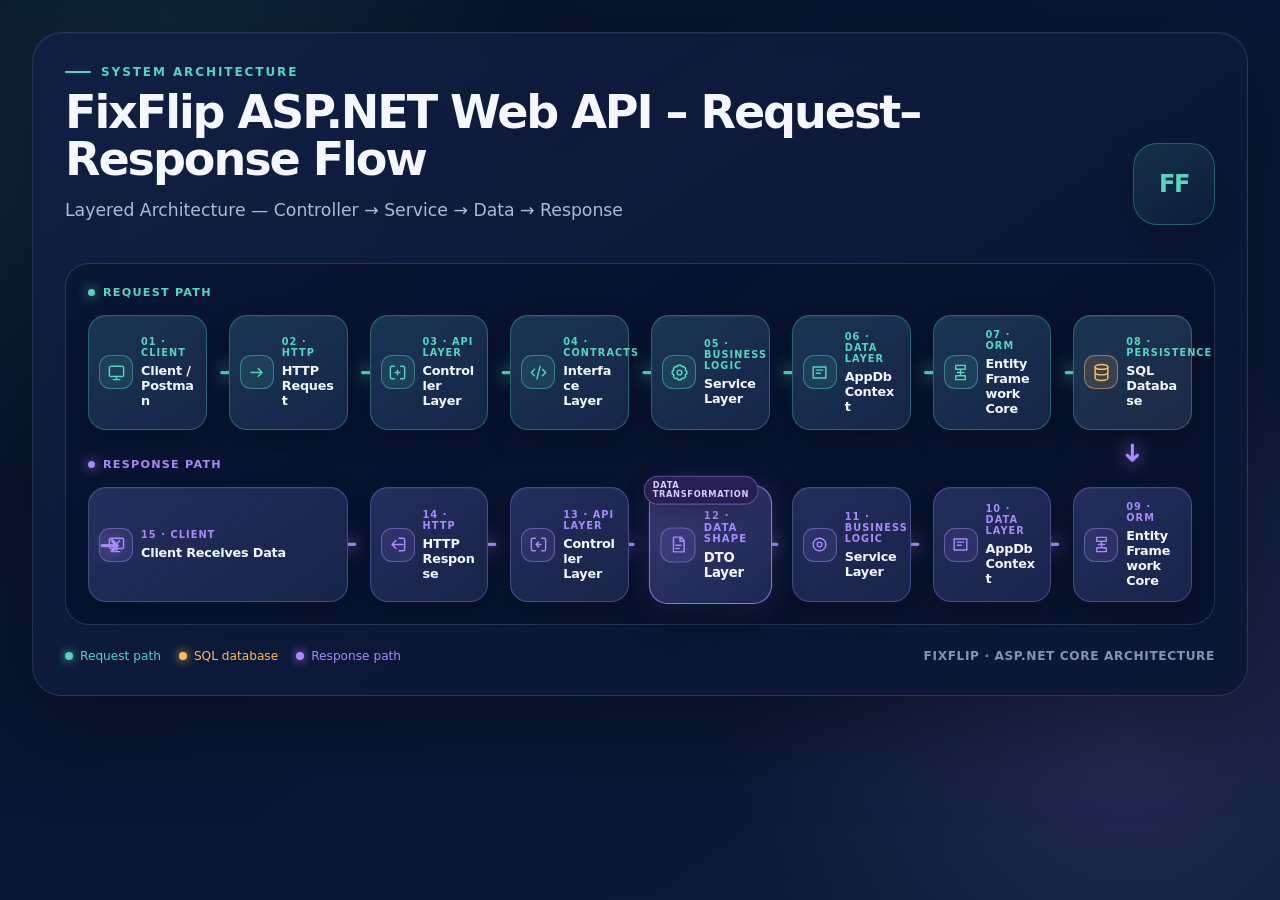
<file: 2026-06-08/build-a-single-html-file-that/outputs/fixflip-backend-flow.html>
<!DOCTYPE html>
<html lang="en">
<head>
  <meta charset="UTF-8">
  <meta name="viewport" content="width=device-width, initial-scale=1.0">
  <meta name="description" content="FixFlip backend request-response architecture flow">
  <title>FixFlip ASP.NET Web API - Request-Response Flow</title>
  <style>
    :root {
      --navy: #0b1736;
      --navy-2: #111f45;
      --panel: rgba(18, 34, 72, 0.74);
      --line: rgba(151, 171, 216, 0.22);
      --text: #f5f7ff;
      --muted: #aebbd9;
      --request: #55d6be;
      --request-soft: rgba(85, 214, 190, 0.12);
      --response: #a78bfa;
      --response-soft: rgba(167, 139, 250, 0.13);
      --database: #ffbd59;
      --database-soft: rgba(255, 189, 89, 0.13);
      --arrow: #6680b8;
      --radius: 18px;
    }

    * {
      box-sizing: border-box;
    }

    html,
    body {
      min-height: 100%;
      margin: 0;
    }

    body {
      display: grid;
      place-items: center;
      padding: 32px;
      overflow-x: hidden;
      color: var(--text);
      font-family: Inter, ui-sans-serif, system-ui, -apple-system, BlinkMacSystemFont, "Segoe UI", sans-serif;
      background:
        radial-gradient(circle at 12% 14%, rgba(85, 214, 190, 0.13), transparent 28%),
        radial-gradient(circle at 88% 82%, rgba(167, 139, 250, 0.14), transparent 30%),
        linear-gradient(145deg, #071127 0%, var(--navy) 54%, #0e1937 100%);
    }

    body::before {
      position: fixed;
      inset: 0;
      pointer-events: none;
      content: "";
      opacity: 0.24;
      background-image:
        linear-gradient(rgba(255,255,255,0.03) 1px, transparent 1px),
        linear-gradient(90deg, rgba(255,255,255,0.03) 1px, transparent 1px);
      background-size: 42px 42px;
      mask-image: linear-gradient(to bottom, black, transparent 84%);
    }

    .presentation {
      position: relative;
      width: min(1700px, 100%);
      padding: clamp(28px, 4vw, 54px);
      border: 1px solid rgba(178, 195, 233, 0.16);
      border-radius: 30px;
      background: linear-gradient(145deg, rgba(17, 31, 69, 0.88), rgba(9, 20, 47, 0.82));
      box-shadow: 0 30px 90px rgba(0, 0, 0, 0.35);
      backdrop-filter: blur(14px);
    }

    .presentation::after {
      position: absolute;
      inset: 0;
      pointer-events: none;
      content: "";
      border-radius: inherit;
      box-shadow: inset 0 1px 0 rgba(255,255,255,0.06);
    }

    header {
      display: flex;
      align-items: flex-end;
      justify-content: space-between;
      gap: 28px;
      margin-bottom: 38px;
    }

    .eyebrow {
      display: flex;
      align-items: center;
      gap: 10px;
      margin: 0 0 10px;
      color: var(--request);
      font-size: 0.75rem;
      font-weight: 800;
      letter-spacing: 0.16em;
      text-transform: uppercase;
    }

    .eyebrow::before {
      width: 26px;
      height: 2px;
      content: "";
      border-radius: 2px;
      background: currentColor;
    }

    h1 {
      margin: 0;
      font-size: clamp(1.9rem, 3.6vw, 3.2rem);
      line-height: 1.02;
      letter-spacing: -0.045em;
    }

    .subtitle {
      max-width: 660px;
      margin: 14px 0 0;
      color: var(--muted);
      font-size: clamp(0.95rem, 1.5vw, 1.08rem);
      line-height: 1.6;
    }

    .brand {
      display: grid;
      flex: 0 0 auto;
      width: 82px;
      height: 82px;
      place-items: center;
      border: 1px solid rgba(85, 214, 190, 0.32);
      border-radius: 24px;
      color: var(--request);
      font-size: 1.5rem;
      font-weight: 900;
      letter-spacing: -0.06em;
      background: linear-gradient(145deg, rgba(85, 214, 190, 0.13), rgba(85, 214, 190, 0.03));
      box-shadow: 0 14px 34px rgba(0, 0, 0, 0.2);
    }

    .flow-shell {
      position: relative;
      padding: 29px;
      border: 1px solid var(--line);
      border-radius: 24px;
      background: rgba(5, 14, 36, 0.42);
    }

    .path-label {
      display: flex;
      align-items: center;
      gap: 8px;
      font-size: 0.7rem;
      font-weight: 800;
      letter-spacing: 0.11em;
      text-transform: uppercase;
    }

    .path-label::before {
      width: 7px;
      height: 7px;
      content: "";
      border-radius: 50%;
      background: currentColor;
      box-shadow: 0 0 12px currentColor;
    }

    .request-label {
      grid-area: 1 / 1 / 2 / 9;
      color: var(--request);
    }

    .response-label {
      grid-area: 3 / 1 / 4 / 9;
      margin-top: 12px;
      color: var(--response);
    }

    .flow {
      display: grid;
      grid-template-columns: repeat(8, minmax(0, 1fr));
      grid-template-rows: auto minmax(112px, auto) auto minmax(112px, auto);
      gap: 16px 22px;
    }

    .node {
      --accent: var(--request);
      --accent-soft: var(--request-soft);
      position: relative;
      z-index: 1;
      display: flex;
      min-width: 0;
      align-items: center;
      gap: 13px;
      padding: 17px 16px;
      border: 1px solid color-mix(in srgb, var(--accent) 32%, transparent);
      border-radius: var(--radius);
      background:
        linear-gradient(145deg, var(--accent-soft), rgba(255,255,255,0.025)),
        var(--navy-2);
      box-shadow: 0 12px 28px rgba(0, 0, 0, 0.2), inset 0 1px 0 rgba(255,255,255,0.05);
      transition: transform 180ms ease, border-color 180ms ease, box-shadow 180ms ease;
    }

    .node:hover {
      z-index: 2;
      transform: translateY(-4px);
      border-color: color-mix(in srgb, var(--accent) 68%, transparent);
      box-shadow: 0 18px 36px rgba(0, 0, 0, 0.28), 0 0 24px color-mix(in srgb, var(--accent) 12%, transparent);
    }

    .node.response {
      --accent: var(--response);
      --accent-soft: var(--response-soft);
    }

    .database-node {
      background:
        linear-gradient(145deg, var(--request-soft), rgba(255, 189, 89, 0.06)),
        var(--navy-2);
    }

    .database-node .icon {
      border-color: rgba(255, 189, 89, 0.48);
      color: var(--database);
      background: var(--database-soft);
    }

    .dto {
      border-color: rgba(167, 139, 250, 0.78);
      background:
        linear-gradient(145deg, rgba(167, 139, 250, 0.25), rgba(167, 139, 250, 0.07)),
        var(--navy-2);
      box-shadow:
        0 16px 34px rgba(0, 0, 0, 0.24),
        0 0 28px rgba(167, 139, 250, 0.18),
        inset 0 1px 0 rgba(255,255,255,0.08);
      transform: scale(1.035);
    }

    .dto::before {
      position: absolute;
      top: -10px;
      right: 12px;
      padding: 4px 8px;
      content: "Data transformation";
      border: 1px solid rgba(167, 139, 250, 0.45);
      border-radius: 999px;
      color: #d8ccff;
      font-size: 0.5rem;
      font-weight: 850;
      letter-spacing: 0.08em;
      text-transform: uppercase;
      background: #271f51;
      box-shadow: 0 6px 16px rgba(0, 0, 0, 0.22);
    }

    .dto:hover {
      transform: translateY(-4px) scale(1.035);
    }

    .icon {
      display: grid;
      flex: 0 0 42px;
      width: 42px;
      height: 42px;
      place-items: center;
      border: 1px solid color-mix(in srgb, var(--accent) 45%, transparent);
      border-radius: 13px;
      color: var(--accent);
      background: color-mix(in srgb, var(--accent) 10%, transparent);
    }

    .icon svg {
      width: 22px;
      height: 22px;
      fill: none;
      stroke: currentColor;
      stroke-linecap: round;
      stroke-linejoin: round;
      stroke-width: 1.8;
    }

    .copy {
      min-width: 0;
    }

    .step {
      display: block;
      margin-bottom: 5px;
      color: var(--accent);
      font-size: 0.61rem;
      font-weight: 850;
      letter-spacing: 0.11em;
      text-transform: uppercase;
    }

    .name {
      display: block;
      overflow-wrap: anywhere;
      font-size: clamp(0.82rem, 1.15vw, 0.98rem);
      font-weight: 750;
      line-height: 1.18;
      letter-spacing: -0.015em;
    }

    .detail {
      display: block;
      margin-top: 5px;
      color: var(--muted);
      font-size: 0.67rem;
      line-height: 1.25;
    }

    .node::after {
      position: absolute;
      z-index: -1;
      content: "\279C";
      color: var(--accent);
      font-size: 26px;
      line-height: 1;
      text-shadow: 0 0 18px currentColor;
    }

    .right::after {
      top: 50%;
      left: calc(100% + 13px);
      transform: translateY(-50%);
    }

    .left::after {
      top: 50%;
      right: calc(100% + 13px);
      transform: translateY(-50%) rotate(180deg);
    }

    .down::after {
      top: calc(100% + 11px);
      left: 50%;
      transform: translateX(-50%) rotate(90deg);
    }

    .turnaround::after {
      color: var(--response);
    }

    .n1 { grid-area: 2 / 1; }
    .n2 { grid-area: 2 / 2; }
    .n3 { grid-area: 2 / 3; }
    .n4 { grid-area: 2 / 4; }
    .n5 { grid-area: 2 / 5; }
    .n6 { grid-area: 2 / 6; }
    .n7 { grid-area: 2 / 7; }
    .n8 { grid-area: 2 / 8; }
    .n9 { grid-area: 4 / 8; }
    .n10 { grid-area: 4 / 7; }
    .n11 { grid-area: 4 / 6; }
    .n12 { grid-area: 4 / 5; }
    .n13 { grid-area: 4 / 4; }
    .n14 { grid-area: 4 / 3; }
    .n15 { grid-area: 4 / 1 / 5 / 3; }

    footer {
      display: flex;
      align-items: center;
      justify-content: space-between;
      gap: 20px;
      margin-top: 24px;
      color: var(--muted);
      font-size: 0.76rem;
    }

    .legend {
      display: flex;
      flex-wrap: wrap;
      gap: 18px;
    }

    .legend-item {
      display: flex;
      align-items: center;
      gap: 7px;
    }

    .dot {
      width: 8px;
      height: 8px;
      border-radius: 50%;
      background: currentColor;
      box-shadow: 0 0 10px currentColor;
    }

    .request-key { color: var(--request); }
    .data-key { color: var(--database); }
    .response-key { color: var(--response); }

    .architecture {
      color: #8392b6;
      font-weight: 700;
      letter-spacing: 0.05em;
      text-transform: uppercase;
    }

    @media (max-width: 1500px) {
      .presentation { padding: 32px; }
      .flow-shell { padding: 22px; }
      .node { gap: 8px; padding: 13px 10px; }
      .icon { flex-basis: 34px; width: 34px; height: 34px; border-radius: 11px; }
      .icon svg { width: 19px; height: 19px; }
      .detail { display: none; }
      .name { font-size: 0.8rem; }
    }

    @media (max-width: 1100px) {
      body { padding: 20px; }
      .presentation { padding: 30px; }
      .flow {
        display: flex;
        flex-direction: column;
        gap: 35px;
      }
      .path-label { margin: 8px 0 -12px; }
      .node { min-height: 82px; }
      .node::after,
      .left::after,
      .right::after,
      .down::after {
        top: calc(100% + 7px);
        right: auto;
        left: 50%;
        transform: translateX(-50%) rotate(90deg);
      }
      .node:last-child::after { display: none; }
      .dto { transform: none; }
      .dto:hover { transform: translateY(-4px); }
      .detail { display: block; }
      .name { font-size: 0.95rem; }
    }

    @media (max-width: 760px) {
      body { display: block; padding: 12px; }
      .presentation { padding: 24px 18px; border-radius: 22px; }
      header { align-items: flex-start; margin-bottom: 28px; }
      .brand { width: 60px; height: 60px; border-radius: 18px; font-size: 1.1rem; }
      .flow-shell { padding: 18px; }
      .node {
        flex-direction: row;
        align-items: center;
      }
      .detail { display: block; }
      footer { align-items: flex-start; flex-direction: column; }
    }

    @media print {
      @page { size: landscape; margin: 0; }
      body { min-height: 100vh; padding: 16px; print-color-adjust: exact; -webkit-print-color-adjust: exact; }
      .presentation { width: 100%; box-shadow: none; }
      .node:hover { transform: none; }
    }
  </style>
</head>
<body>
  <main class="presentation">
    <header>
      <div>
        <p class="eyebrow">System Architecture</p>
        <h1>FixFlip ASP.NET Web API &ndash; Request&ndash;Response Flow</h1>
        <p class="subtitle">Layered Architecture &mdash; Controller &rarr; Service &rarr; Data &rarr; Response</p>
      </div>
      <div class="brand" aria-label="FixFlip">FF</div>
    </header>

    <section class="flow-shell" aria-label="FixFlip backend request and response flow">
      <div class="flow">
        <div class="path-label request-label">Request Path</div>

        <article class="node n1 right">
          <span class="icon"><svg viewBox="0 0 24 24"><rect x="3" y="4" width="18" height="13" rx="2"/><path d="M8 21h8M12 17v4"/></svg></span>
          <span class="copy"><span class="step">01 &middot; Client</span><span class="name">Client / Postman</span><span class="detail">Sends the API call</span></span>
        </article>

        <article class="node n2 right">
          <span class="icon"><svg viewBox="0 0 24 24"><path d="M5 12h14M14 7l5 5-5 5"/></svg></span>
          <span class="copy"><span class="step">02 &middot; HTTP</span><span class="name">HTTP Request</span><span class="detail">Route, body &amp; headers</span></span>
        </article>

        <article class="node n3 right">
          <span class="icon"><svg viewBox="0 0 24 24"><path d="M8 4H5a2 2 0 0 0-2 2v12a2 2 0 0 0 2 2h3M16 4h3a2 2 0 0 1 2 2v12a2 2 0 0 1-2 2h-3M9 12h6M12 9v6"/></svg></span>
          <span class="copy"><span class="step">03 &middot; API Layer</span><span class="name">Controller Layer</span><span class="detail">Receives &amp; validates</span></span>
        </article>

        <article class="node n4 right">
          <span class="icon"><svg viewBox="0 0 24 24"><path d="M7 8l-4 4 4 4M17 8l4 4-4 4M14 4l-4 16"/></svg></span>
          <span class="copy"><span class="step">04 &middot; Contracts</span><span class="name">Interface Layer</span><span class="detail">Defines service operations</span></span>
        </article>

        <article class="node n5 right">
          <span class="icon"><svg viewBox="0 0 24 24"><circle cx="12" cy="12" r="3"/><path d="M19.4 15a1.7 1.7 0 0 0 .3 1.9l.1.1-2.8 2.8-.1-.1a1.7 1.7 0 0 0-1.9-.3 1.7 1.7 0 0 0-1 1.6v.2h-4V21a1.7 1.7 0 0 0-1-1.6 1.7 1.7 0 0 0-1.9.3l-.1.1L4.2 17l.1-.1a1.7 1.7 0 0 0 .3-1.9A1.7 1.7 0 0 0 3 14H2.8v-4H3a1.7 1.7 0 0 0 1.6-1 1.7 1.7 0 0 0-.3-1.9L4.2 7 7 4.2l.1.1a1.7 1.7 0 0 0 1.9.3A1.7 1.7 0 0 0 10 3V2.8h4V3a1.7 1.7 0 0 0 1 1.6 1.7 1.7 0 0 0 1.9-.3l.1-.1L19.8 7l-.1.1a1.7 1.7 0 0 0-.3 1.9 1.7 1.7 0 0 0 1.6 1h.2v4H21a1.7 1.7 0 0 0-1.6 1Z"/></svg></span>
          <span class="copy"><span class="step">05 &middot; Business Logic</span><span class="name">Service Layer</span><span class="detail">Processes the operation</span></span>
        </article>

        <article class="node n6 right">
          <span class="icon"><svg viewBox="0 0 24 24"><path d="M4 5h16v14H4zM8 9h8M8 13h5"/></svg></span>
          <span class="copy"><span class="step">06 &middot; Data Layer</span><span class="name">AppDbContext</span><span class="detail">Accesses application data</span></span>
        </article>

        <article class="node n7 right">
          <span class="icon"><svg viewBox="0 0 24 24"><path d="M6 3h12v5H6zM6 16h12v5H6zM12 8v8M8 12h8"/></svg></span>
          <span class="copy"><span class="step">07 &middot; ORM</span><span class="name">Entity Framework Core</span><span class="detail">Translates queries to SQL</span></span>
        </article>

        <article class="node database-node n8 down turnaround">
          <span class="icon"><svg viewBox="0 0 24 24"><ellipse cx="12" cy="5" rx="8" ry="3"/><path d="M4 5v7c0 1.7 3.6 3 8 3s8-1.3 8-3V5M4 12v7c0 1.7 3.6 3 8 3s8-1.3 8-3v-7"/></svg></span>
          <span class="copy"><span class="step">08 &middot; Persistence</span><span class="name">SQL Database</span><span class="detail">Reads or writes data</span></span>
        </article>

        <div class="path-label response-label">Response Path</div>

        <article class="node response n9 left">
          <span class="icon"><svg viewBox="0 0 24 24"><path d="M6 3h12v5H6zM6 16h12v5H6zM12 8v8M8 12h8"/></svg></span>
          <span class="copy"><span class="step">09 &middot; ORM</span><span class="name">Entity Framework Core</span><span class="detail">Maps results to entities</span></span>
        </article>

        <article class="node response n10 left">
          <span class="icon"><svg viewBox="0 0 24 24"><path d="M4 5h16v14H4zM8 9h8M8 13h5"/></svg></span>
          <span class="copy"><span class="step">10 &middot; Data Layer</span><span class="name">AppDbContext</span><span class="detail">Returns application data</span></span>
        </article>

        <article class="node response n11 left">
          <span class="icon"><svg viewBox="0 0 24 24"><circle cx="12" cy="12" r="3"/><path d="M4 12a8 8 0 1 0 16 0 8 8 0 0 0-16 0"/></svg></span>
          <span class="copy"><span class="step">11 &middot; Business Logic</span><span class="name">Service Layer</span><span class="detail">Prepares the result</span></span>
        </article>

        <article class="node response dto n12 left">
          <span class="icon"><svg viewBox="0 0 24 24"><path d="M6 3h9l4 4v14H6zM14 3v5h5M9 13h6M9 17h4"/></svg></span>
          <span class="copy"><span class="step">12 &middot; Data Shape</span><span class="name">DTO Layer</span><span class="detail">Transforms data for output</span></span>
        </article>

        <article class="node response n13 left">
          <span class="icon"><svg viewBox="0 0 24 24"><path d="M8 4H5a2 2 0 0 0-2 2v12a2 2 0 0 0 2 2h3M16 4h3a2 2 0 0 1 2 2v12a2 2 0 0 1-2 2h-3M15 12H9M12 9l-3 3 3 3"/></svg></span>
          <span class="copy"><span class="step">13 &middot; API Layer</span><span class="name">Controller Layer</span><span class="detail">Creates the HTTP result</span></span>
        </article>

        <article class="node response n14 left">
          <span class="icon"><svg viewBox="0 0 24 24"><path d="M19 12H5M10 7l-5 5 5 5"/><path d="M14 4h5a2 2 0 0 1 2 2v12a2 2 0 0 1-2 2h-5"/></svg></span>
          <span class="copy"><span class="step">14 &middot; HTTP</span><span class="name">HTTP Response</span><span class="detail">Returns status &amp; JSON</span></span>
        </article>

        <article class="node response n15">
          <span class="icon"><svg viewBox="0 0 24 24"><rect x="3" y="4" width="18" height="13" rx="2"/><path d="M8 21h8M12 17v4M8 10l3 3 5-6"/></svg></span>
          <span class="copy"><span class="step">15 &middot; Client</span><span class="name">Client Receives Data</span><span class="detail">Consumes the returned result</span></span>
        </article>
      </div>
    </section>

    <footer>
      <div class="legend" aria-label="Color legend">
        <span class="legend-item request-key"><span class="dot"></span>Request path</span>
        <span class="legend-item data-key"><span class="dot"></span>SQL database</span>
        <span class="legend-item response-key"><span class="dot"></span>Response path</span>
      </div>
      <span class="architecture">FixFlip &middot; ASP.NET Core Architecture</span>
    </footer>
  </main>
</body>
</html>
</file>
<file: styles.css>
:root {
  --white: #ffffff;
  --paper: #fbfcff;
  --surface: #f5f8fc;
  --surface-blue: #eef6ff;
  --surface-purple: #f3f0ff;
  --ink: #17233c;
  --text: #52617a;
  --muted: #7a879b;
  --line: #dfe7f1;
  --line-strong: #cbd8e7;
  --blue: #477fc1;
  --blue-deep: #315f9d;
  --blue-soft: #a8cdf2;
  --purple: #7469d8;
  --purple-deep: #5f54bd;
  --sky: #53a7bd;
  --lavender: #a489dc;
  --danger-soft: #e8a28c;
  --shadow-sm: 0 10px 32px rgba(54, 74, 105, 0.08);
  --shadow-md: 0 24px 70px rgba(54, 74, 105, 0.12);
  --shadow-lg: 0 36px 100px rgba(54, 74, 105, 0.16);
  --radius-sm: 14px;
  --radius-md: 22px;
  --radius-lg: 32px;
  --container: 1200px;
  --header-height: 78px;
  --ease: cubic-bezier(.2, .75, .25, 1);
}

* {
  box-sizing: border-box;
}

html {
  scroll-behavior: smooth;
  scroll-padding-top: calc(var(--header-height) + 18px);
}

body {
  margin: 0;
  color: var(--ink);
  background: var(--white);
  font-family: Inter, "Segoe UI", Roboto, Helvetica, Arial, sans-serif;
  font-size: 16px;
  line-height: 1.65;
  text-rendering: optimizeLegibility;
  -webkit-font-smoothing: antialiased;
}

body.menu-open {
  overflow: hidden;
}

button,
a {
  -webkit-tap-highlight-color: transparent;
}

button {
  font: inherit;
}

a {
  color: inherit;
}

img,
svg {
  display: block;
}

.icon {
  width: 1.25em;
  height: 1.25em;
  fill: none;
  stroke: currentColor;
  stroke-width: 1.8;
  stroke-linecap: round;
  stroke-linejoin: round;
}

.svg-sprite {
  position: absolute;
  overflow: hidden;
}

.sr-only {
  position: absolute;
  width: 1px;
  height: 1px;
  padding: 0;
  margin: -1px;
  overflow: hidden;
  clip: rect(0, 0, 0, 0);
  white-space: nowrap;
  border: 0;
}

.skip-link {
  position: fixed;
  z-index: 9999;
  top: 14px;
  left: 14px;
  padding: 10px 16px;
  border-radius: 10px;
  background: var(--ink);
  color: var(--white);
  transform: translateY(-150%);
  transition: transform .2s ease;
}

.skip-link:focus {
  transform: translateY(0);
}

.container {
  width: min(var(--container), calc(100% - 48px));
  margin-inline: auto;
}

.section {
  position: relative;
  padding: 112px 0;
  overflow: clip;
}

.scroll-progress {
  position: fixed;
  z-index: 1001;
  top: 0;
  left: 0;
  width: 100%;
  height: 3px;
  pointer-events: none;
}

.scroll-progress span {
  display: block;
  width: 0;
  height: 100%;
  background: linear-gradient(90deg, var(--blue), var(--purple));
}

.site-header {
  position: fixed;
  z-index: 1000;
  inset: 0 0 auto;
  height: var(--header-height);
  border-bottom: 1px solid transparent;
  transition: background-color .3s ease, border-color .3s ease, box-shadow .3s ease;
}

.site-header.scrolled {
  border-color: rgba(203, 216, 231, .72);
  background: rgba(255, 255, 255, .9);
  box-shadow: 0 8px 32px rgba(38, 57, 86, .06);
  backdrop-filter: blur(18px);
}

.nav-shell {
  display: flex;
  align-items: center;
  height: 100%;
  gap: 28px;
}

.brand {
  display: inline-flex;
  align-items: center;
  gap: 11px;
  min-width: max-content;
  color: var(--ink);
  text-decoration: none;
}

.brand-mark {
  display: grid;
  place-items: center;
  width: 42px;
  height: 42px;
  border-radius: 13px;
  background: linear-gradient(145deg, #86b9e8, #786ed7);
  box-shadow: 0 9px 24px rgba(80, 112, 177, .2);
  color: var(--white);
  font-size: 14px;
  font-weight: 800;
  letter-spacing: -.04em;
}

.brand-copy {
  display: flex;
  flex-direction: column;
  line-height: 1.16;
}

.brand-copy strong {
  font-size: 16px;
  letter-spacing: -.02em;
}

.brand-copy small {
  margin-top: 3px;
  color: var(--muted);
  font-size: 10px;
  font-weight: 600;
  letter-spacing: .05em;
  text-transform: uppercase;
}

.nav-panel {
  display: flex;
  align-items: center;
  justify-content: center;
  gap: 4px;
  margin-left: auto;
}

.nav-link {
  position: relative;
  padding: 10px 12px;
  color: #647188;
  font-size: 13px;
  font-weight: 650;
  text-decoration: none;
  transition: color .2s ease;
}

.nav-link::after {
  position: absolute;
  right: 12px;
  bottom: 3px;
  left: 12px;
  height: 2px;
  border-radius: 4px;
  background: var(--blue);
  content: "";
  transform: scaleX(0);
  transform-origin: center;
  transition: transform .25s var(--ease);
}

.nav-link:hover,
.nav-link.active {
  color: var(--blue-deep);
}

.nav-link.active::after {
  transform: scaleX(1);
}

.present-button {
  display: inline-flex;
  align-items: center;
  justify-content: center;
  gap: 8px;
  min-width: 96px;
  padding: 10px 15px;
  border: 1px solid #cad9e8;
  border-radius: 12px;
  background: var(--white);
  color: var(--blue-deep);
  cursor: pointer;
  font-size: 13px;
  font-weight: 750;
  transition: transform .2s ease, box-shadow .2s ease, border-color .2s ease;
}

.present-button:hover {
  border-color: #9abde0;
  box-shadow: 0 8px 22px rgba(59, 94, 137, .1);
  transform: translateY(-1px);
}

.nav-toggle {
  display: none;
  width: 44px;
  height: 44px;
  padding: 10px;
  border: 1px solid var(--line);
  border-radius: 12px;
  background: var(--white);
  cursor: pointer;
}

.nav-toggle span:not(.sr-only) {
  display: block;
  width: 100%;
  height: 2px;
  margin: 5px 0;
  border-radius: 4px;
  background: var(--ink);
  transition: transform .25s ease, opacity .2s ease;
}

.eyebrow {
  display: inline-flex;
  align-items: center;
  gap: 11px;
  color: var(--blue-deep);
  font-size: 12px;
  font-weight: 800;
  letter-spacing: .11em;
  text-transform: uppercase;
}

.eyebrow-dot {
  width: 8px;
  height: 8px;
  border: 2px solid #8db8e1;
  border-radius: 50%;
  background: var(--white);
  box-shadow: 0 0 0 5px rgba(141, 184, 225, .18);
}

.eyebrow-separator {
  width: 22px;
  height: 1px;
  background: #b7cbe0;
}

.hero {
  display: grid;
  min-height: 100svh;
  padding: calc(var(--header-height) + 76px) 0 78px;
  background:
    radial-gradient(circle at 12% 20%, rgba(176, 211, 242, .24), transparent 26%),
    radial-gradient(circle at 88% 70%, rgba(183, 172, 232, .18), transparent 25%),
    linear-gradient(180deg, #ffffff 0%, #fbfdff 100%);
}

.hero-grid {
  display: grid;
  grid-template-columns: .9fr 1.1fr;
  align-items: center;
  gap: 58px;
}

.hero-copy {
  position: relative;
  z-index: 2;
}

.hero-title {
  margin: 28px 0 0;
  color: var(--ink);
  font-size: clamp(70px, 8vw, 126px);
  font-weight: 820;
  letter-spacing: -.075em;
  line-height: .86;
}

.hero-subtitle {
  margin: 34px 0 0;
  color: #2f4b6c;
  font-size: clamp(27px, 3.1vw, 46px);
  font-weight: 720;
  letter-spacing: -.045em;
  line-height: 1.08;
}

.hero-description {
  max-width: 570px;
  margin: 27px 0 0;
  color: var(--text);
  font-size: clamp(17px, 1.5vw, 21px);
  line-height: 1.7;
}

.hero-actions {
  display: flex;
  align-items: center;
  gap: 26px;
  margin-top: 38px;
}

.button {
  display: inline-flex;
  align-items: center;
  justify-content: center;
  gap: 11px;
  min-height: 52px;
  padding: 13px 22px;
  border-radius: 15px;
  text-decoration: none;
  font-size: 14px;
  font-weight: 800;
  transition: transform .25s var(--ease), box-shadow .25s ease;
}

.button-primary {
  background: linear-gradient(135deg, var(--blue) 0%, var(--purple) 100%);
  box-shadow: 0 16px 34px rgba(81, 100, 189, .23);
  color: var(--white);
}

.button-primary:hover {
  box-shadow: 0 20px 40px rgba(81, 100, 189, .3);
  transform: translateY(-3px);
}

.platform-note {
  display: flex;
  align-items: center;
  gap: 10px;
  color: var(--muted);
  font-size: 11px;
  font-weight: 750;
  letter-spacing: .035em;
  text-transform: uppercase;
}

.platform-note i {
  width: 3px;
  height: 3px;
  border-radius: 50%;
  background: #b8c4d2;
}

.hero-visual {
  position: relative;
  z-index: 1;
}

.visual-stage {
  position: relative;
  min-height: 570px;
  border: 1px solid rgba(191, 209, 229, .7);
  border-radius: 48px;
  background:
    linear-gradient(145deg, rgba(244, 249, 255, .94), rgba(246, 244, 255, .92)),
    var(--white);
  box-shadow: var(--shadow-lg);
  isolation: isolate;
  overflow: hidden;
  transform-style: preserve-3d;
  transition: transform .3s ease;
}

.visual-stage::after {
  position: absolute;
  z-index: -1;
  inset: auto -15% -42% -15%;
  height: 72%;
  border-radius: 50%;
  background: linear-gradient(180deg, rgba(183, 211, 239, .12), rgba(131, 116, 210, .18));
  content: "";
}

.visual-grid {
  position: absolute;
  inset: 0;
  opacity: .48;
  background-image:
    linear-gradient(rgba(119, 145, 174, .08) 1px, transparent 1px),
    linear-gradient(90deg, rgba(119, 145, 174, .08) 1px, transparent 1px);
  background-size: 38px 38px;
  mask-image: linear-gradient(to bottom, transparent 4%, black 38%, transparent 92%);
}

.visual-ring {
  position: absolute;
  border: 1px solid rgba(92, 134, 181, .2);
  border-radius: 50%;
}

.ring-one {
  top: 94px;
  left: 50%;
  width: 360px;
  height: 360px;
  transform: translateX(-50%);
}

.ring-two {
  top: 145px;
  left: 50%;
  width: 260px;
  height: 260px;
  border-color: rgba(116, 105, 216, .18);
  transform: translateX(-50%);
}

.car-illustration {
  position: absolute;
  top: 86px;
  left: 50%;
  width: 92%;
  max-width: 700px;
  transform: translateX(-50%);
}

.floating-card {
  position: absolute;
  z-index: 3;
  display: flex;
  align-items: center;
  gap: 11px;
  min-width: 174px;
  padding: 14px 16px;
  border: 1px solid rgba(203, 216, 231, .9);
  border-radius: 17px;
  background: rgba(255, 255, 255, .9);
  box-shadow: var(--shadow-sm);
  backdrop-filter: blur(12px);
  animation: floatCard 5s ease-in-out infinite;
}

.floating-card span:last-child {
  display: flex;
  flex-direction: column;
  line-height: 1.25;
}

.floating-card strong {
  color: var(--ink);
  font-size: 14px;
}

.floating-card small {
  margin-top: 3px;
  color: var(--muted);
  font-size: 10px;
}

.floating-icon {
  display: grid;
  place-items: center;
  width: 38px;
  height: 38px;
  border-radius: 12px;
  color: var(--blue);
}

.floating-icon.blue {
  background: var(--surface-blue);
}

.floating-icon.purple {
  background: var(--surface-purple);
  color: var(--purple);
}

.visual-card-one {
  top: 54px;
  right: 34px;
}

.visual-card-two {
  bottom: 68px;
  left: 32px;
  animation-delay: -2.2s;
}

.floating-status {
  position: absolute;
  right: 34px;
  bottom: 32px;
  display: flex;
  align-items: center;
  gap: 9px;
  color: #53718e;
  font-size: 11px;
  font-weight: 750;
  letter-spacing: .035em;
  text-transform: uppercase;
}

.pulse-dot {
  position: relative;
  width: 8px;
  height: 8px;
  border-radius: 50%;
  background: #57ae95;
}

.pulse-dot::after {
  position: absolute;
  inset: -5px;
  border: 1px solid rgba(87, 174, 149, .45);
  border-radius: inherit;
  content: "";
  animation: pulseRing 2s infinite;
}

.hero-orb {
  position: absolute;
  border-radius: 50%;
  filter: blur(2px);
  pointer-events: none;
}

.hero-orb-one {
  top: 21%;
  left: -70px;
  width: 160px;
  height: 160px;
  border: 28px solid rgba(142, 188, 229, .09);
}

.hero-orb-two {
  right: -90px;
  bottom: 8%;
  width: 220px;
  height: 220px;
  border: 36px solid rgba(135, 119, 215, .07);
}

.scroll-cue {
  position: absolute;
  bottom: 28px;
  left: 50%;
  display: flex;
  align-items: center;
  gap: 9px;
  color: var(--muted);
  font-size: 10px;
  font-weight: 750;
  letter-spacing: .11em;
  text-decoration: none;
  text-transform: uppercase;
  transform: translateX(-50%);
}

.scroll-cue .icon {
  animation: cueBounce 1.8s ease-in-out infinite;
}

.hero-enter {
  opacity: 0;
  animation: heroEnter .8s var(--ease) forwards;
  animation-delay: var(--delay);
}

.section-heading {
  display: grid;
  grid-template-columns: auto 1fr;
  align-items: start;
  gap: 24px;
  max-width: 870px;
  margin-bottom: 54px;
}

.section-heading.centered {
  grid-template-columns: auto auto;
  justify-content: center;
  max-width: 900px;
  margin-inline: auto;
  text-align: left;
}

.section-heading.compact {
  margin-bottom: 28px;
}

.section-number {
  display: grid;
  place-items: center;
  width: 48px;
  height: 48px;
  margin-top: 4px;
  border: 1px solid #cddbea;
  border-radius: 15px;
  background: rgba(255, 255, 255, .78);
  color: var(--blue);
  font-size: 13px;
  font-weight: 850;
  letter-spacing: .06em;
  box-shadow: 0 8px 22px rgba(66, 91, 123, .06);
}

.section-kicker {
  margin: 0 0 7px;
  color: var(--blue);
  font-size: 11px;
  font-weight: 850;
  letter-spacing: .14em;
  text-transform: uppercase;
}

.section-heading h2 {
  margin: 0;
  color: var(--ink);
  font-size: clamp(38px, 4.4vw, 62px);
  font-weight: 780;
  letter-spacing: -.055em;
  line-height: 1.05;
}

.section-lead {
  max-width: 720px;
  margin: 17px 0 0;
  color: var(--text);
  font-size: 18px;
  line-height: 1.7;
}

.problem-section {
  background: var(--white);
}

.problem-grid {
  display: grid;
  grid-template-columns: repeat(6, 1fr);
  gap: 18px;
}

.problem-card {
  position: relative;
  grid-column: span 2;
  min-height: 250px;
  padding: 29px;
  border: 1px solid var(--line);
  border-radius: var(--radius-md);
  background: var(--paper);
  transition: border-color .28s ease, box-shadow .28s ease, transform .28s var(--ease);
  overflow: hidden;
}

.problem-card:nth-child(4) {
  grid-column: 2 / span 2;
}

.problem-card:nth-child(5) {
  grid-column: 4 / span 2;
}

.problem-card:hover {
  border-color: #bdd3e9;
  box-shadow: var(--shadow-md);
  transform: translateY(-7px);
}

.problem-card::after {
  position: absolute;
  right: -42px;
  bottom: -42px;
  width: 125px;
  height: 125px;
  border: 20px solid rgba(116, 143, 176, .05);
  border-radius: 50%;
  content: "";
}

.card-icon {
  display: grid;
  place-items: center;
  width: 48px;
  height: 48px;
  border-radius: 15px;
  background: var(--surface-blue);
  color: var(--blue);
}

.card-icon.purple {
  background: var(--surface-purple);
  color: var(--purple);
}

.card-icon.sky {
  background: #e9f8fa;
  color: var(--sky);
}

.card-icon.lavender {
  background: #f5effc;
  color: var(--lavender);
}

.card-icon.gray {
  background: #edf1f5;
  color: #6d7a8e;
}

.problem-card h3 {
  max-width: 260px;
  margin: 23px 0 10px;
  font-size: 18px;
  line-height: 1.35;
}

.problem-card p {
  margin: 0;
  color: var(--text);
  font-size: 13px;
  line-height: 1.65;
}

.card-index {
  position: absolute;
  top: 28px;
  right: 27px;
  color: #c0ccda;
  font-size: 12px;
  font-weight: 800;
}

.solution-statement {
  display: grid;
  grid-template-columns: auto 1fr auto;
  align-items: center;
  gap: 19px;
  margin-top: 34px;
  padding: 24px 27px;
  border: 1px solid #cadae9;
  border-radius: 20px;
  background: linear-gradient(100deg, #f2f8fe, #f8f6ff);
}

.solution-symbol {
  display: grid;
  place-items: center;
  width: 48px;
  height: 48px;
  border-radius: 15px;
  background: var(--white);
  box-shadow: 0 8px 22px rgba(66, 91, 123, .08);
  color: var(--purple);
}

.solution-statement div:nth-child(2) {
  display: flex;
  flex-direction: column;
}

.solution-statement span {
  color: var(--blue);
  font-size: 10px;
  font-weight: 850;
  letter-spacing: .12em;
  text-transform: uppercase;
}

.solution-statement strong {
  margin-top: 3px;
  font-size: 18px;
}

.statement-arrow {
  color: var(--blue);
  font-size: 24px;
}

.lifecycle-section {
  background:
    linear-gradient(rgba(255,255,255,.75), rgba(255,255,255,.75)),
    linear-gradient(135deg, var(--surface-blue), var(--surface-purple));
}

.lifecycle-shell {
  padding: 38px;
  border: 1px solid var(--line);
  border-radius: var(--radius-lg);
  background: rgba(255, 255, 255, .88);
  box-shadow: var(--shadow-md);
  backdrop-filter: blur(12px);
}

.timeline {
  position: relative;
  display: grid;
  grid-template-columns: repeat(4, 1fr);
  gap: 14px;
}

.timeline::before {
  position: absolute;
  z-index: 0;
  top: 29px;
  right: 10%;
  left: 10%;
  height: 2px;
  background: linear-gradient(90deg, #83b5e1, #8577dc);
  content: "";
}

.stage-card {
  position: relative;
  z-index: 1;
  display: flex;
  flex-direction: column;
  align-items: flex-start;
  min-height: 236px;
  padding: 0 19px 22px;
  border: 1px solid transparent;
  border-radius: 21px;
  background: transparent;
  color: var(--ink);
  text-align: left;
  cursor: pointer;
  transition: background-color .25s ease, border-color .25s ease, box-shadow .25s ease, transform .25s var(--ease);
}

.stage-card:hover {
  border-color: #d4e0ed;
  background: #fbfdff;
  transform: translateY(-4px);
}

.stage-card.active {
  border-color: #b9d2ea;
  background: var(--white);
  box-shadow: 0 15px 40px rgba(68, 91, 122, .1);
}

.stage-node {
  display: grid;
  place-items: center;
  width: 60px;
  height: 60px;
  margin-bottom: 20px;
  border: 7px solid var(--white);
  border-radius: 50%;
  background: #e7f1fa;
  box-shadow: 0 0 0 1px #c5d9eb, 0 10px 24px rgba(68, 95, 129, .12);
  color: var(--blue);
  transition: background .25s ease, color .25s ease, transform .25s ease;
}

.stage-card.active .stage-node {
  background: linear-gradient(145deg, var(--blue), var(--purple));
  color: var(--white);
  transform: scale(1.06);
}

.stage-number {
  color: var(--blue);
  font-size: 10px;
  font-weight: 850;
  letter-spacing: .12em;
  text-transform: uppercase;
}

.stage-card strong {
  margin-top: 7px;
  font-size: 20px;
  letter-spacing: -.025em;
}

.stage-card small {
  margin-top: 9px;
  color: var(--text);
  font-size: 12px;
  line-height: 1.6;
}

.stage-detail {
  display: grid;
  grid-template-columns: 1.15fr .85fr;
  align-items: center;
  gap: 56px;
  min-height: 250px;
  margin-top: 30px;
  padding: 35px 38px;
  border-radius: 24px;
  background: linear-gradient(125deg, #f2f7fd, #f4f1fd);
  transition: opacity .18s ease, transform .18s ease;
}

.stage-detail.changing {
  opacity: .4;
  transform: translateY(5px);
}

.detail-label {
  color: var(--purple);
  font-size: 10px;
  font-weight: 850;
  letter-spacing: .13em;
}

.stage-detail h3 {
  margin: 8px 0 7px;
  font-size: 35px;
  letter-spacing: -.045em;
}

.stage-detail p {
  max-width: 600px;
  margin: 0;
  color: var(--text);
}

.detail-points {
  display: flex;
  flex-wrap: wrap;
  gap: 10px 18px;
  margin-top: 20px;
}

.detail-points span {
  display: inline-flex;
  align-items: center;
  gap: 7px;
  color: #3f5873;
  font-size: 12px;
  font-weight: 650;
}

.detail-points .icon {
  color: var(--blue);
}

.stage-meter {
  position: relative;
  padding: 26px;
  border: 1px solid rgba(193, 210, 228, .9);
  border-radius: 19px;
  background: rgba(255, 255, 255, .75);
}

.meter-top,
.meter-labels {
  display: flex;
  justify-content: space-between;
  align-items: center;
}

.meter-top span {
  color: var(--muted);
  font-size: 11px;
  font-weight: 750;
  letter-spacing: .05em;
  text-transform: uppercase;
}

.meter-top strong {
  color: var(--blue-deep);
  font-size: 22px;
}

.meter-track {
  height: 8px;
  margin: 27px 0 18px;
  border-radius: 99px;
  background: #dce6f0;
  overflow: hidden;
}

.meter-track span {
  display: block;
  height: 100%;
  border-radius: inherit;
  background: linear-gradient(90deg, var(--blue), var(--purple));
  transition: width .6s var(--ease);
}

.meter-car {
  position: absolute;
  top: 80px;
  display: grid;
  place-items: center;
  width: 32px;
  height: 32px;
  border: 3px solid var(--white);
  border-radius: 50%;
  background: var(--purple);
  box-shadow: 0 7px 16px rgba(80, 74, 177, .22);
  color: var(--white);
  transform: translateX(-50%);
  transition: left .6s var(--ease);
}

.meter-car .icon {
  width: 17px;
  height: 17px;
}

.meter-labels {
  color: var(--muted);
  font-size: 10px;
  font-weight: 700;
}

.mobile-section {
  background: var(--white);
}

.mobile-layout {
  display: grid;
  grid-template-columns: 290px 1fr;
  align-items: center;
  gap: 48px;
}

.phone-mockup {
  display: flex;
  justify-content: center;
}

.phone-frame {
  width: 282px;
  padding: 9px;
  border: 2px solid #29384e;
  border-radius: 42px;
  background: #26364d;
  box-shadow: 0 30px 70px rgba(42, 60, 84, .22);
}

.phone-top {
  position: absolute;
  z-index: 2;
  width: 120px;
  height: 23px;
  margin-left: 72px;
  border-radius: 0 0 14px 14px;
  background: #26364d;
}

.phone-top span {
  display: block;
  width: 38px;
  height: 4px;
  margin: 7px auto;
  border-radius: 10px;
  background: #53657d;
}

.phone-screen {
  position: relative;
  min-height: 560px;
  padding: 34px 17px 17px;
  border-radius: 34px;
  background: #f8fbff;
  overflow: hidden;
}

.mobile-app-header {
  display: grid;
  grid-template-columns: auto 1fr auto;
  align-items: center;
  gap: 10px;
}

.mini-logo,
.avatar {
  display: grid;
  place-items: center;
  width: 34px;
  height: 34px;
  border-radius: 11px;
  background: linear-gradient(145deg, #84b8e7, #756ad6);
  color: var(--white);
  font-size: 10px;
  font-weight: 850;
}

.avatar {
  border-radius: 50%;
  background: #e7eef6;
  color: var(--blue-deep);
}

.mobile-app-header div:nth-child(2) {
  display: flex;
  flex-direction: column;
  line-height: 1.25;
}

.mobile-app-header small {
  color: var(--muted);
  font-size: 8px;
}

.mobile-app-header strong {
  font-size: 13px;
}

.garage-summary {
  display: flex;
  flex-direction: column;
  margin-top: 23px;
  padding: 18px;
  border-radius: 18px;
  background: linear-gradient(135deg, #477fc1, #7469d8);
  color: var(--white);
}

.garage-summary small {
  font-size: 8px;
  opacity: .75;
}

.garage-summary strong {
  margin-top: 2px;
  font-size: 25px;
}

.garage-summary span {
  margin-top: 12px;
  font-size: 8px;
  opacity: .82;
}

.mobile-filter {
  display: flex;
  gap: 6px;
  margin: 17px 0 12px;
}

.mobile-filter span {
  padding: 5px 10px;
  border-radius: 9px;
  color: var(--muted);
  font-size: 8px;
  font-weight: 750;
}

.mobile-filter .active {
  background: #e8f2fc;
  color: var(--blue);
}

.vehicle-list-card {
  display: grid;
  grid-template-columns: auto 1fr auto;
  align-items: center;
  gap: 9px;
  margin-bottom: 9px;
  padding: 11px;
  border: 1px solid #e1e9f2;
  border-radius: 14px;
  background: var(--white);
}

.vehicle-thumb {
  display: grid;
  place-items: center;
  width: 38px;
  height: 38px;
  border-radius: 11px;
  background: #eaf4fc;
  color: var(--blue);
}

.vehicle-thumb.purple {
  background: #f0edfc;
  color: var(--purple);
}

.vehicle-list-card div:nth-child(2) {
  display: flex;
  flex-direction: column;
  line-height: 1.35;
}

.vehicle-list-card strong {
  font-size: 9px;
}

.vehicle-list-card small {
  color: var(--muted);
  font-size: 7px;
}

.status-pill {
  padding: 4px 6px;
  border-radius: 7px;
  background: #e8f3fb;
  color: var(--blue);
  font-size: 7px;
  font-weight: 850;
}

.status-pill.purple {
  background: #f0edfc;
  color: var(--purple);
}

.mobile-bottom-nav {
  position: absolute;
  right: 12px;
  bottom: 10px;
  left: 12px;
  display: flex;
  align-items: center;
  justify-content: space-around;
  height: 47px;
  border: 1px solid #e3eaf2;
  border-radius: 16px;
  background: rgba(255, 255, 255, .94);
  color: #9aa7b7;
}

.mobile-bottom-nav .icon {
  width: 15px;
}

.mobile-bottom-nav .active {
  color: var(--blue);
}

.add-button {
  display: grid;
  place-items: center;
  width: 36px;
  height: 36px;
  border-radius: 12px;
  background: linear-gradient(145deg, var(--blue), var(--purple));
  box-shadow: 0 8px 18px rgba(74, 89, 180, .22);
  color: var(--white);
  font-size: 20px;
}

.feature-columns {
  display: grid;
  grid-template-columns: repeat(3, 1fr);
  gap: 17px;
}

.feature-column {
  min-height: 460px;
  padding: 25px;
  border: 1px solid var(--line);
  border-radius: 23px;
  background: var(--paper);
  transition: transform .28s var(--ease), box-shadow .28s ease, border-color .28s ease;
}

.feature-column:hover {
  border-color: #bdcee1;
  box-shadow: var(--shadow-md);
  transform: translateY(-6px);
}

.feature-column header {
  display: flex;
  align-items: center;
  gap: 13px;
  padding-bottom: 20px;
  border-bottom: 1px solid var(--line);
}

.column-icon {
  display: grid;
  place-items: center;
  width: 45px;
  height: 45px;
  border-radius: 14px;
  background: var(--surface-blue);
  color: var(--blue);
}

.feature-column.limitations .column-icon {
  background: #fff3ee;
  color: #bd755c;
}

.feature-column.future .column-icon {
  background: var(--surface-purple);
  color: var(--purple);
}

.feature-column header div {
  display: flex;
  flex-direction: column;
}

.feature-column header small {
  color: var(--muted);
  font-size: 9px;
  font-weight: 800;
  letter-spacing: .08em;
  text-transform: uppercase;
}

.feature-column h3 {
  margin: 3px 0 0;
  font-size: 17px;
}

.feature-list {
  display: flex;
  flex-direction: column;
  gap: 14px;
  margin: 24px 0 0;
  padding: 0;
  list-style: none;
}

.feature-list li {
  display: flex;
  align-items: flex-start;
  gap: 10px;
  color: var(--text);
  font-size: 12px;
  font-weight: 650;
  line-height: 1.5;
}

.feature-list .icon {
  flex: 0 0 auto;
  width: 16px;
  margin-top: 1px;
  color: var(--blue);
}

.limitations .feature-list .icon {
  color: #c47d65;
}

.future .feature-list .icon {
  color: var(--purple);
}

.admin-section {
  background:
    linear-gradient(180deg, rgba(244, 248, 253, .85), rgba(251, 252, 255, .95)),
    var(--surface);
}

.admin-grid {
  display: grid;
  grid-template-columns: .78fr 1.22fr;
  align-items: center;
  gap: 52px;
}

.admin-intro {
  margin: 0;
  color: var(--text);
  font-size: 17px;
  line-height: 1.75;
}

.admin-features {
  display: grid;
  grid-template-columns: 1fr 1fr;
  gap: 12px;
  margin-top: 28px;
}

.admin-features span {
  display: flex;
  align-items: center;
  gap: 9px;
  padding: 10px 12px;
  border: 1px solid #dfe7f1;
  border-radius: 12px;
  background: rgba(255, 255, 255, .72);
  color: #40536d;
  font-size: 11px;
  font-weight: 700;
}

.admin-features .icon {
  width: 16px;
  color: var(--blue);
}

.dashboard-window {
  border: 1px solid #cad8e7;
  border-radius: 22px;
  background: var(--white);
  box-shadow: var(--shadow-lg);
  overflow: hidden;
}

.browser-bar {
  display: grid;
  grid-template-columns: auto 1fr auto;
  align-items: center;
  gap: 14px;
  min-height: 43px;
  padding: 0 15px;
  border-bottom: 1px solid #dde6ef;
  background: #f4f7fa;
}

.browser-dots {
  display: flex;
  gap: 5px;
}

.browser-dots i {
  width: 7px;
  height: 7px;
  border-radius: 50%;
  background: #d5a294;
}

.browser-dots i:nth-child(2) {
  background: #dfc47c;
}

.browser-dots i:nth-child(3) {
  background: #8abca5;
}

.browser-address {
  justify-self: center;
  width: min(290px, 70%);
  padding: 5px 12px;
  border: 1px solid #dee5ed;
  border-radius: 8px;
  background: var(--white);
  color: #8793a3;
  font-size: 8px;
  text-align: center;
}

.browser-user {
  display: grid;
  place-items: center;
  width: 25px;
  height: 25px;
  border-radius: 50%;
  background: #e6eef8;
  color: var(--blue-deep);
  font-size: 8px;
  font-weight: 850;
}

.dashboard-body {
  display: grid;
  grid-template-columns: 130px 1fr;
  min-height: 440px;
}

.dashboard-sidebar {
  padding: 18px 11px;
  border-right: 1px solid #e3eaf2;
  background: #f7f9fc;
}

.dash-brand {
  display: flex;
  align-items: center;
  gap: 7px;
  margin: 0 7px 22px;
}

.dash-brand span {
  display: grid;
  place-items: center;
  width: 27px;
  height: 27px;
  border-radius: 8px;
  background: linear-gradient(145deg, var(--blue), var(--purple));
  color: var(--white);
  font-size: 8px;
  font-weight: 850;
}

.dash-brand strong {
  font-size: 11px;
}

.sidebar-item {
  display: flex;
  align-items: center;
  gap: 8px;
  margin-bottom: 5px;
  padding: 9px;
  border-radius: 9px;
  color: #77859a;
  font-size: 8px;
  font-weight: 700;
}

.sidebar-item .icon {
  width: 13px;
}

.sidebar-item.active {
  background: #e7f1fb;
  color: var(--blue);
}

.dashboard-content {
  padding: 22px;
  background: #fcfdff;
}

.dash-heading {
  display: flex;
  align-items: center;
  justify-content: space-between;
}

.dash-heading div {
  display: flex;
  flex-direction: column;
}

.dash-heading small {
  color: var(--muted);
  font-size: 8px;
}

.dash-heading strong {
  font-size: 16px;
}

.dash-heading button {
  padding: 7px 10px;
  border: 0;
  border-radius: 8px;
  background: var(--blue);
  color: var(--white);
  font-size: 7px;
  font-weight: 750;
}

.metric-grid {
  display: grid;
  grid-template-columns: repeat(3, 1fr);
  gap: 10px;
  margin-top: 18px;
}

.metric-card {
  display: flex;
  flex-direction: column;
  padding: 15px;
  border: 1px solid #dfE8f1;
  border-radius: 12px;
  background: #f2f8fe;
}

.metric-card.purple {
  background: #f4f1fd;
}

.metric-card.sky {
  background: #eff9fa;
}

.metric-card span,
.metric-card small {
  color: var(--muted);
  font-size: 7px;
}

.metric-card strong {
  margin: 3px 0;
  font-size: 19px;
}

.dashboard-lower {
  display: grid;
  grid-template-columns: 1.2fr .8fr;
  gap: 10px;
  margin-top: 11px;
}

.chart-card,
.activity-card {
  min-height: 210px;
  padding: 15px;
  border: 1px solid #e0e8f1;
  border-radius: 12px;
  background: var(--white);
}

.mock-title {
  display: flex;
  align-items: center;
  justify-content: space-between;
}

.mock-title strong {
  font-size: 9px;
}

.mock-title span {
  color: var(--muted);
  font-size: 7px;
}

.bar-chart {
  display: flex;
  align-items: flex-end;
  justify-content: space-around;
  height: 132px;
  margin-top: 18px;
  border-bottom: 1px solid #e3eaf2;
  background-image: linear-gradient(to top, #edf2f7 1px, transparent 1px);
  background-size: 100% 33%;
}

.bar-chart i {
  width: 18px;
  height: var(--height);
  border-radius: 5px 5px 0 0;
  background: linear-gradient(180deg, #83b8e6, #5f72cd);
}

.activity-row {
  display: flex;
  align-items: center;
  gap: 8px;
  margin-top: 17px;
}

.activity-row > i {
  width: 7px;
  height: 7px;
  border-radius: 50%;
  background: var(--blue);
}

.activity-row > i.purple {
  background: var(--purple);
}

.activity-row > i.sky {
  background: var(--sky);
}

.activity-row span {
  display: flex;
  flex-direction: column;
  line-height: 1.3;
}

.activity-row strong {
  font-size: 8px;
}

.activity-row small {
  color: var(--muted);
  font-size: 7px;
}

.admin-quote {
  position: relative;
  max-width: 1000px;
  margin: 54px auto 0;
  padding: 30px 54px;
  border: 1px solid #cddbea;
  border-radius: 22px;
  background: rgba(255, 255, 255, .82);
  text-align: center;
}

.admin-quote p {
  margin: 0;
  color: #344c68;
  font-size: 19px;
  font-weight: 650;
  line-height: 1.65;
}

.quote-mark {
  position: absolute;
  top: -18px;
  left: 36px;
  width: 45px;
  height: 45px;
  padding: 10px;
  border-radius: 14px;
  background: var(--white);
  box-shadow: var(--shadow-sm);
  color: var(--purple);
}

.benefits-section {
  background: var(--white);
}

.benefits-grid {
  display: grid;
  grid-template-columns: repeat(10, 1fr);
  gap: 18px;
}

.benefit-card {
  position: relative;
  grid-column: span 2;
  min-height: 290px;
  padding: 27px;
  border: 1px solid var(--line);
  border-radius: 22px;
  background: var(--paper);
  transition: transform .28s var(--ease), box-shadow .28s ease, border-color .28s ease;
  overflow: hidden;
}

.benefit-card:hover {
  border-color: #bfd2e6;
  box-shadow: var(--shadow-md);
  transform: translateY(-7px);
}

.benefit-icon {
  display: grid;
  place-items: center;
  width: 52px;
  height: 52px;
  border-radius: 16px;
  background: linear-gradient(145deg, #e7f3fd, #eeeafd);
  color: var(--blue);
}

.benefit-number {
  position: absolute;
  top: 26px;
  right: 25px;
  color: #c4cfdb;
  font-size: 11px;
  font-weight: 850;
}

.benefit-card h3 {
  margin: 29px 0 12px;
  font-size: 18px;
  line-height: 1.35;
}

.benefit-card p {
  margin: 0;
  color: var(--text);
  font-size: 12px;
}

.conclusion-section {
  padding-bottom: 90px;
  background:
    radial-gradient(circle at 20% 30%, rgba(157, 201, 238, .19), transparent 25%),
    radial-gradient(circle at 85% 75%, rgba(174, 161, 229, .17), transparent 26%),
    linear-gradient(180deg, #fafcff, #f6f9fd);
}

.conclusion-pattern {
  position: absolute;
  inset: 0;
  opacity: .4;
  background-image: radial-gradient(#b5c5d8 1px, transparent 1px);
  background-size: 28px 28px;
  mask-image: linear-gradient(to bottom, transparent, black 30%, transparent 90%);
}

.conclusion-flow {
  position: relative;
  display: grid;
  grid-template-columns: 1fr auto 1fr auto 1fr auto 1fr;
  align-items: center;
  gap: 15px;
  padding: 34px;
  border: 1px solid #d2deeb;
  border-radius: 28px;
  background: rgba(255, 255, 255, .86);
  box-shadow: var(--shadow-md);
  backdrop-filter: blur(12px);
}

.conclusion-step {
  position: relative;
  display: flex;
  flex-direction: column;
  align-items: center;
  min-height: 194px;
  padding: 25px 18px;
  border: 1px solid #e0e8f1;
  border-radius: 19px;
  background: var(--paper);
  text-align: center;
}

.conclusion-step > span {
  position: absolute;
  top: 14px;
  right: 14px;
  color: #c2cedb;
  font-size: 9px;
  font-weight: 850;
}

.conclusion-step > .icon {
  width: 37px;
  height: 37px;
  margin: 15px 0 20px;
  color: var(--blue);
}

.conclusion-step strong {
  font-size: 16px;
}

.conclusion-step small {
  margin-top: 8px;
  color: var(--text);
  font-size: 10px;
  line-height: 1.5;
}

.flow-arrow {
  color: #a6b5c6;
}

.final-message {
  position: relative;
  display: grid;
  grid-template-columns: auto 1fr auto;
  align-items: center;
  gap: 27px;
  margin-top: 28px;
  padding: 30px 34px;
  border-radius: 25px;
  background: linear-gradient(125deg, #3f73b1, #7569d2);
  box-shadow: 0 26px 60px rgba(69, 84, 166, .23);
  color: var(--white);
  overflow: hidden;
}

.final-message::after {
  position: absolute;
  right: -70px;
  bottom: -100px;
  width: 260px;
  height: 260px;
  border: 34px solid rgba(255, 255, 255, .08);
  border-radius: 50%;
  content: "";
}

.final-mark {
  display: grid;
  place-items: center;
  width: 60px;
  height: 60px;
  border: 1px solid rgba(255, 255, 255, .35);
  border-radius: 18px;
  background: rgba(255, 255, 255, .12);
  font-size: 19px;
  font-weight: 850;
}

.final-message > p {
  max-width: 700px;
  margin: 0;
  font-size: 21px;
  font-weight: 650;
  line-height: 1.5;
}

.discussion-label {
  position: relative;
  z-index: 1;
  display: flex;
  flex-direction: column;
  align-items: flex-end;
  min-width: max-content;
}

.discussion-label span {
  font-size: 10px;
  font-weight: 750;
  letter-spacing: .12em;
  opacity: .7;
  text-transform: uppercase;
}

.discussion-label strong {
  font-size: 17px;
}

.site-footer {
  border-top: 1px solid var(--line);
  background: var(--white);
}

.footer-inner {
  display: grid;
  grid-template-columns: 1fr auto 1fr;
  align-items: center;
  min-height: 110px;
  gap: 24px;
}

.footer-inner p {
  margin: 0;
  color: var(--muted);
  font-size: 12px;
}

.footer-inner > a {
  display: inline-flex;
  align-items: center;
  justify-self: end;
  gap: 7px;
  color: var(--blue);
  font-size: 12px;
  font-weight: 750;
  text-decoration: none;
}

.reveal {
  opacity: 0;
  transform: translateY(28px);
  transition: opacity .7s var(--ease), transform .7s var(--ease);
  transition-delay: var(--reveal-delay, 0ms);
}

.reveal.visible {
  opacity: 1;
  transform: translateY(0);
}

*:focus-visible {
  outline: 3px solid rgba(71, 127, 193, .32);
  outline-offset: 3px;
}

@keyframes heroEnter {
  from {
    opacity: 0;
    transform: translateY(24px);
  }
  to {
    opacity: 1;
    transform: translateY(0);
  }
}

@keyframes floatCard {
  0%, 100% { transform: translateY(0); }
  50% { transform: translateY(-9px); }
}

@keyframes pulseRing {
  0% { opacity: 1; transform: scale(.65); }
  80%, 100% { opacity: 0; transform: scale(1.3); }
}

@keyframes cueBounce {
  0%, 100% { transform: translateY(0); }
  50% { transform: translateY(4px); }
}

@media (max-width: 1120px) {
  :root {
    --container: 960px;
  }

  .nav-link {
    padding-inline: 8px;
    font-size: 12px;
  }

  .hero-grid {
    gap: 30px;
  }

  .visual-stage {
    min-height: 500px;
  }

  .car-illustration {
    top: 90px;
  }

  .mobile-layout {
    grid-template-columns: 255px 1fr;
    gap: 32px;
  }

  .phone-frame {
    width: 250px;
  }

  .phone-top {
    margin-left: 61px;
  }

  .phone-screen {
    min-height: 520px;
  }

  .feature-column {
    min-height: 490px;
    padding: 20px;
  }

  .admin-grid {
    grid-template-columns: .72fr 1.28fr;
    gap: 32px;
  }

  .dashboard-window {
    transform-origin: center right;
  }

  .benefits-grid {
    grid-template-columns: repeat(6, 1fr);
  }

  .benefit-card {
    grid-column: span 2;
  }

  .benefit-card:nth-child(4) {
    grid-column: 2 / span 2;
  }

  .benefit-card:nth-child(5) {
    grid-column: 4 / span 2;
  }
}

@media (max-width: 900px) {
  :root {
    --header-height: 70px;
  }

  .container {
    width: min(760px, calc(100% - 34px));
  }

  .nav-toggle {
    display: block;
    margin-left: auto;
  }

  .nav-toggle[aria-expanded="true"] span:nth-child(1) {
    transform: translateY(7px) rotate(45deg);
  }

  .nav-toggle[aria-expanded="true"] span:nth-child(2) {
    opacity: 0;
  }

  .nav-toggle[aria-expanded="true"] span:nth-child(3) {
    transform: translateY(-7px) rotate(-45deg);
  }

  .nav-panel {
    position: fixed;
    top: calc(var(--header-height) + 8px);
    right: 17px;
    left: 17px;
    display: flex;
    flex-direction: column;
    align-items: stretch;
    gap: 2px;
    padding: 14px;
    border: 1px solid var(--line);
    border-radius: 18px;
    background: rgba(255, 255, 255, .97);
    box-shadow: var(--shadow-md);
    opacity: 0;
    pointer-events: none;
    transform: translateY(-12px);
    transition: opacity .25s ease, transform .25s var(--ease);
  }

  .nav-panel.open {
    opacity: 1;
    pointer-events: auto;
    transform: translateY(0);
  }

  .nav-link {
    padding: 12px 13px;
    border-radius: 10px;
  }

  .nav-link:hover,
  .nav-link.active {
    background: var(--surface-blue);
  }

  .nav-link::after {
    display: none;
  }

  .present-button {
    min-width: 44px;
    padding: 10px;
  }

  .present-button span {
    display: none;
  }

  .hero {
    min-height: auto;
    padding-bottom: 100px;
  }

  .hero-grid {
    grid-template-columns: 1fr;
    gap: 55px;
  }

  .hero-copy {
    max-width: 720px;
  }

  .hero-title {
    font-size: clamp(72px, 18vw, 108px);
  }

  .visual-stage {
    min-height: 520px;
  }

  .section {
    padding: 90px 0;
  }

  .problem-grid {
    grid-template-columns: repeat(2, 1fr);
  }

  .problem-card,
  .problem-card:nth-child(4),
  .problem-card:nth-child(5) {
    grid-column: auto;
  }

  .problem-card:last-child {
    grid-column: 1 / -1;
  }

  .timeline {
    grid-template-columns: repeat(2, 1fr);
  }

  .timeline::before {
    display: none;
  }

  .stage-card {
    min-height: 220px;
    padding-top: 18px;
  }

  .stage-node {
    width: 52px;
    height: 52px;
  }

  .stage-detail {
    grid-template-columns: 1fr;
    gap: 30px;
  }

  .mobile-layout {
    grid-template-columns: 1fr;
    gap: 55px;
  }

  .phone-frame {
    width: 280px;
  }

  .phone-top {
    margin-left: 71px;
  }

  .feature-column {
    min-height: auto;
  }

  .admin-grid {
    grid-template-columns: 1fr;
    gap: 48px;
  }

  .admin-copy {
    max-width: 720px;
  }

  .conclusion-flow {
    grid-template-columns: 1fr 1fr;
  }

  .flow-arrow {
    display: none;
  }

  .final-message {
    grid-template-columns: auto 1fr;
  }

  .discussion-label {
    grid-column: 2;
    align-items: flex-start;
  }
}

@media (max-width: 680px) {
  .container {
    width: min(560px, calc(100% - 26px));
  }

  .brand-copy small {
    display: none;
  }

  .brand-mark {
    width: 38px;
    height: 38px;
  }

  .hero {
    padding-top: calc(var(--header-height) + 52px);
  }

  .hero-subtitle br {
    display: none;
  }

  .hero-actions {
    align-items: flex-start;
    flex-direction: column;
  }

  .platform-note {
    flex-wrap: wrap;
  }

  .visual-stage {
    min-height: 390px;
    border-radius: 30px;
  }

  .car-illustration {
    top: 67px;
  }

  .visual-card-one {
    top: 20px;
    right: 17px;
  }

  .visual-card-two {
    bottom: 40px;
    left: 17px;
  }

  .floating-card {
    min-width: 142px;
    padding: 10px 12px;
  }

  .floating-icon {
    width: 32px;
    height: 32px;
  }

  .floating-status {
    right: 17px;
    bottom: 15px;
    font-size: 8px;
  }

  .section-heading,
  .section-heading.centered {
    grid-template-columns: 1fr;
    gap: 13px;
    text-align: left;
  }

  .section-heading.centered {
    justify-content: start;
  }

  .section-number {
    width: 42px;
    height: 42px;
  }

  .section-lead {
    font-size: 16px;
  }

  .problem-grid,
  .feature-columns,
  .benefits-grid {
    grid-template-columns: 1fr;
  }

  .problem-card,
  .problem-card:last-child,
  .benefit-card,
  .benefit-card:nth-child(4),
  .benefit-card:nth-child(5) {
    grid-column: auto;
  }

  .problem-card {
    min-height: auto;
  }

  .solution-statement {
    grid-template-columns: auto 1fr;
  }

  .statement-arrow {
    display: none;
  }

  .lifecycle-shell {
    padding: 20px;
  }

  .timeline {
    grid-template-columns: 1fr;
  }

  .stage-card {
    min-height: auto;
    padding: 18px;
  }

  .stage-detail {
    padding: 27px 22px;
  }

  .detail-points {
    flex-direction: column;
  }

  .feature-columns {
    gap: 14px;
  }

  .admin-features {
    grid-template-columns: 1fr;
  }

  .dashboard-window {
    overflow-x: auto;
  }

  .dashboard-body,
  .browser-bar {
    min-width: 630px;
  }

  .admin-quote {
    padding: 38px 24px 25px;
  }

  .admin-quote p {
    font-size: 16px;
  }

  .conclusion-flow {
    grid-template-columns: 1fr;
    padding: 20px;
  }

  .conclusion-step {
    min-height: 175px;
  }

  .final-message {
    grid-template-columns: 1fr;
    text-align: left;
  }

  .discussion-label {
    grid-column: auto;
  }

  .final-message > p {
    font-size: 18px;
  }

  .footer-inner {
    grid-template-columns: 1fr auto;
    padding: 25px 0;
  }

  .footer-inner p {
    display: none;
  }
}

@media (max-width: 420px) {
  .hero-title {
    font-size: 68px;
  }

  .hero-subtitle {
    font-size: 27px;
  }

  .visual-stage {
    min-height: 330px;
  }

  .floating-card {
    transform: scale(.86);
  }

  .visual-card-one {
    right: -3px;
    transform-origin: top right;
  }

  .visual-card-two {
    bottom: 35px;
    left: -3px;
    transform-origin: bottom left;
  }

  .floating-status {
    display: none;
  }
}

@media (prefers-reduced-motion: reduce) {
  html {
    scroll-behavior: auto;
  }

  *,
  *::before,
  *::after {
    scroll-behavior: auto !important;
    animation-duration: .01ms !important;
    animation-iteration-count: 1 !important;
    transition-duration: .01ms !important;
  }

  .reveal,
  .hero-enter {
    opacity: 1;
    transform: none;
  }
}

@media print {
  .site-header,
  .scroll-progress,
  .scroll-cue,
  .present-button {
    display: none !important;
  }

  .section {
    min-height: 100vh;
    page-break-after: always;
  }

  .reveal,
  .hero-enter {
    opacity: 1 !important;
    transform: none !important;
  }
}
</file>
